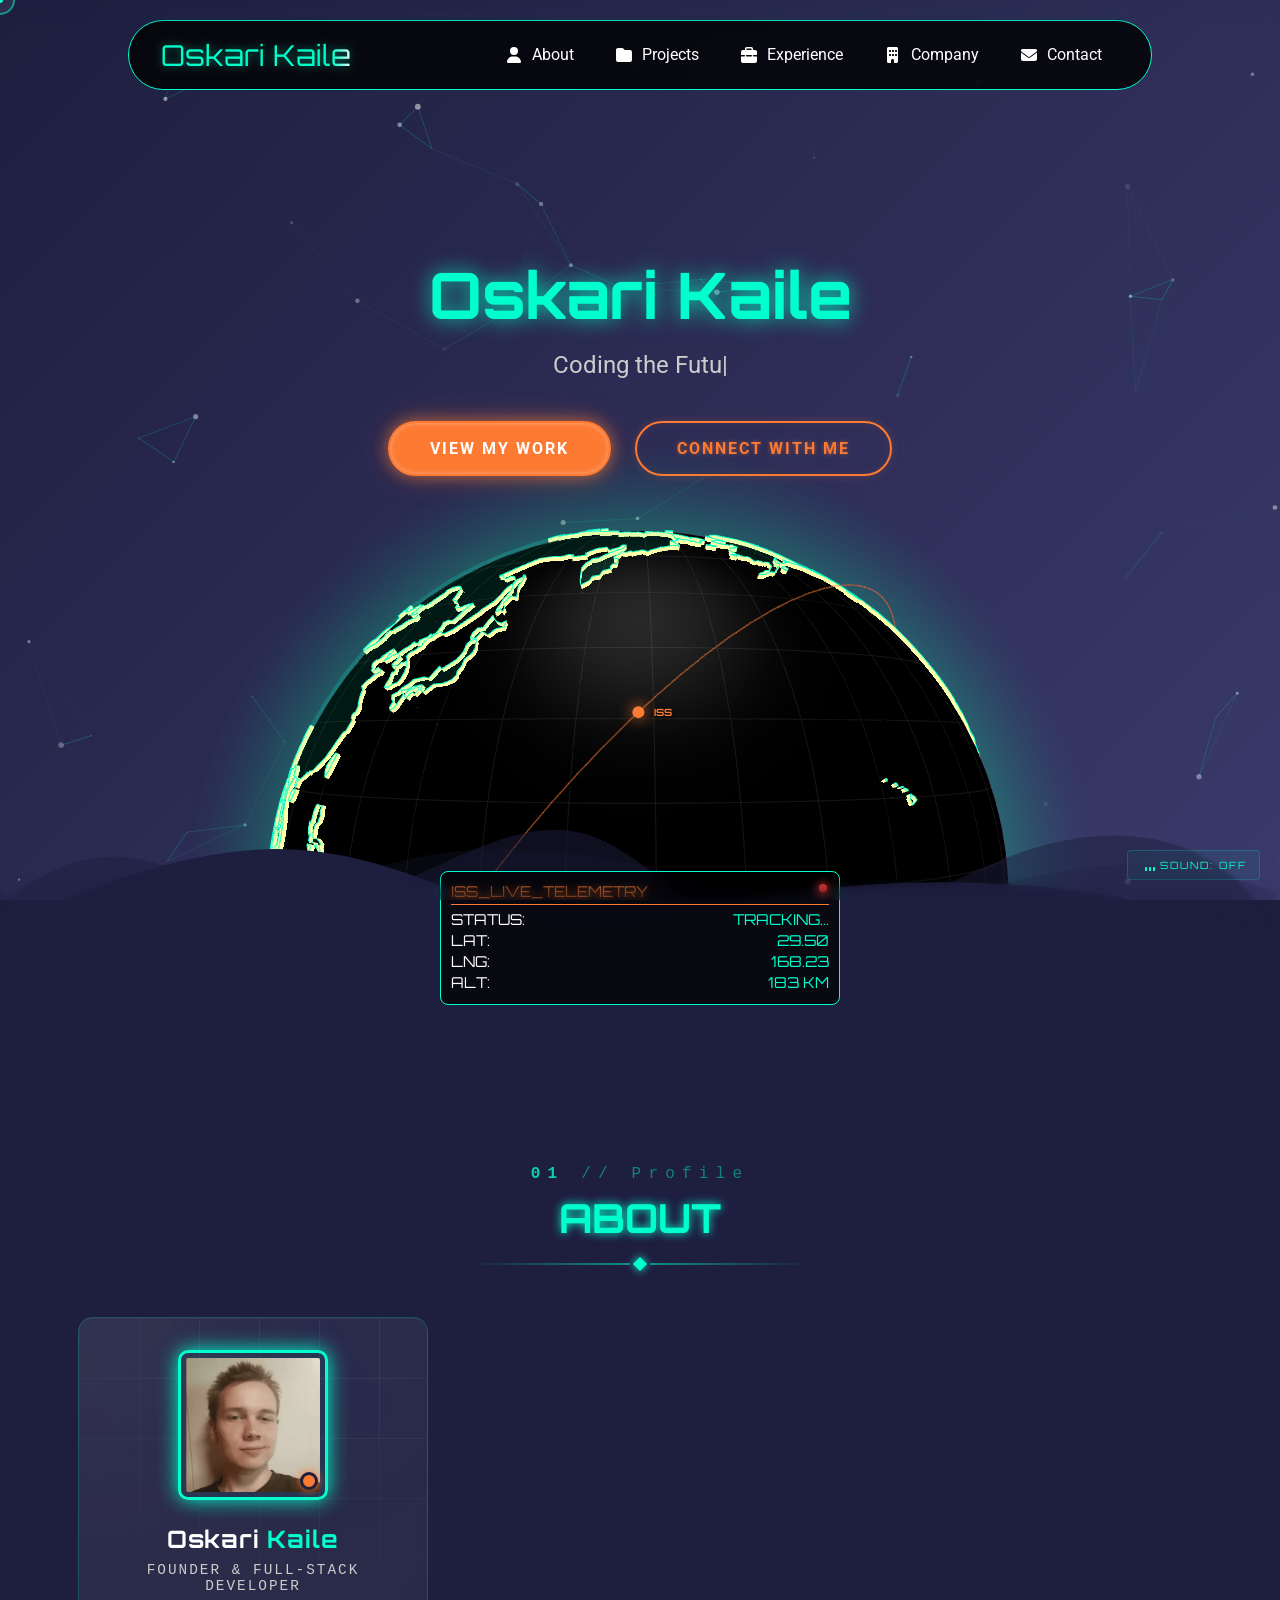
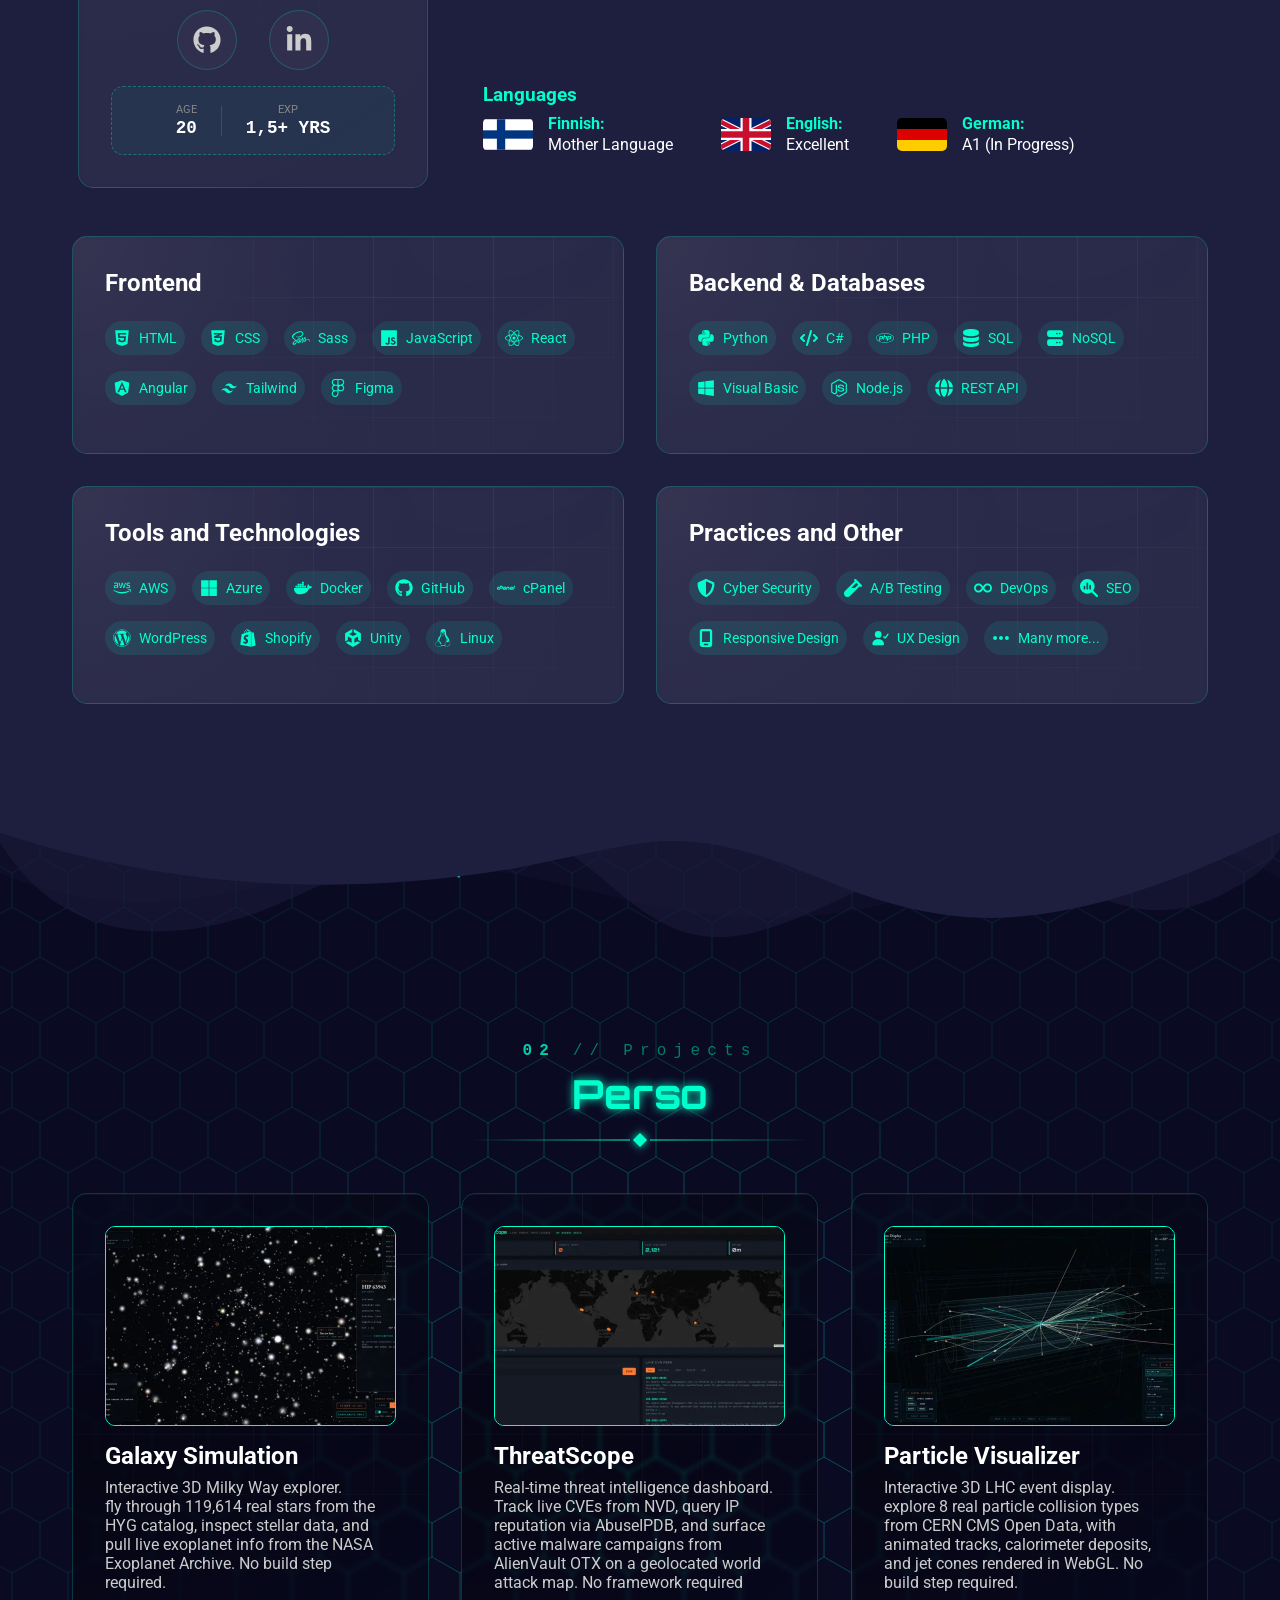
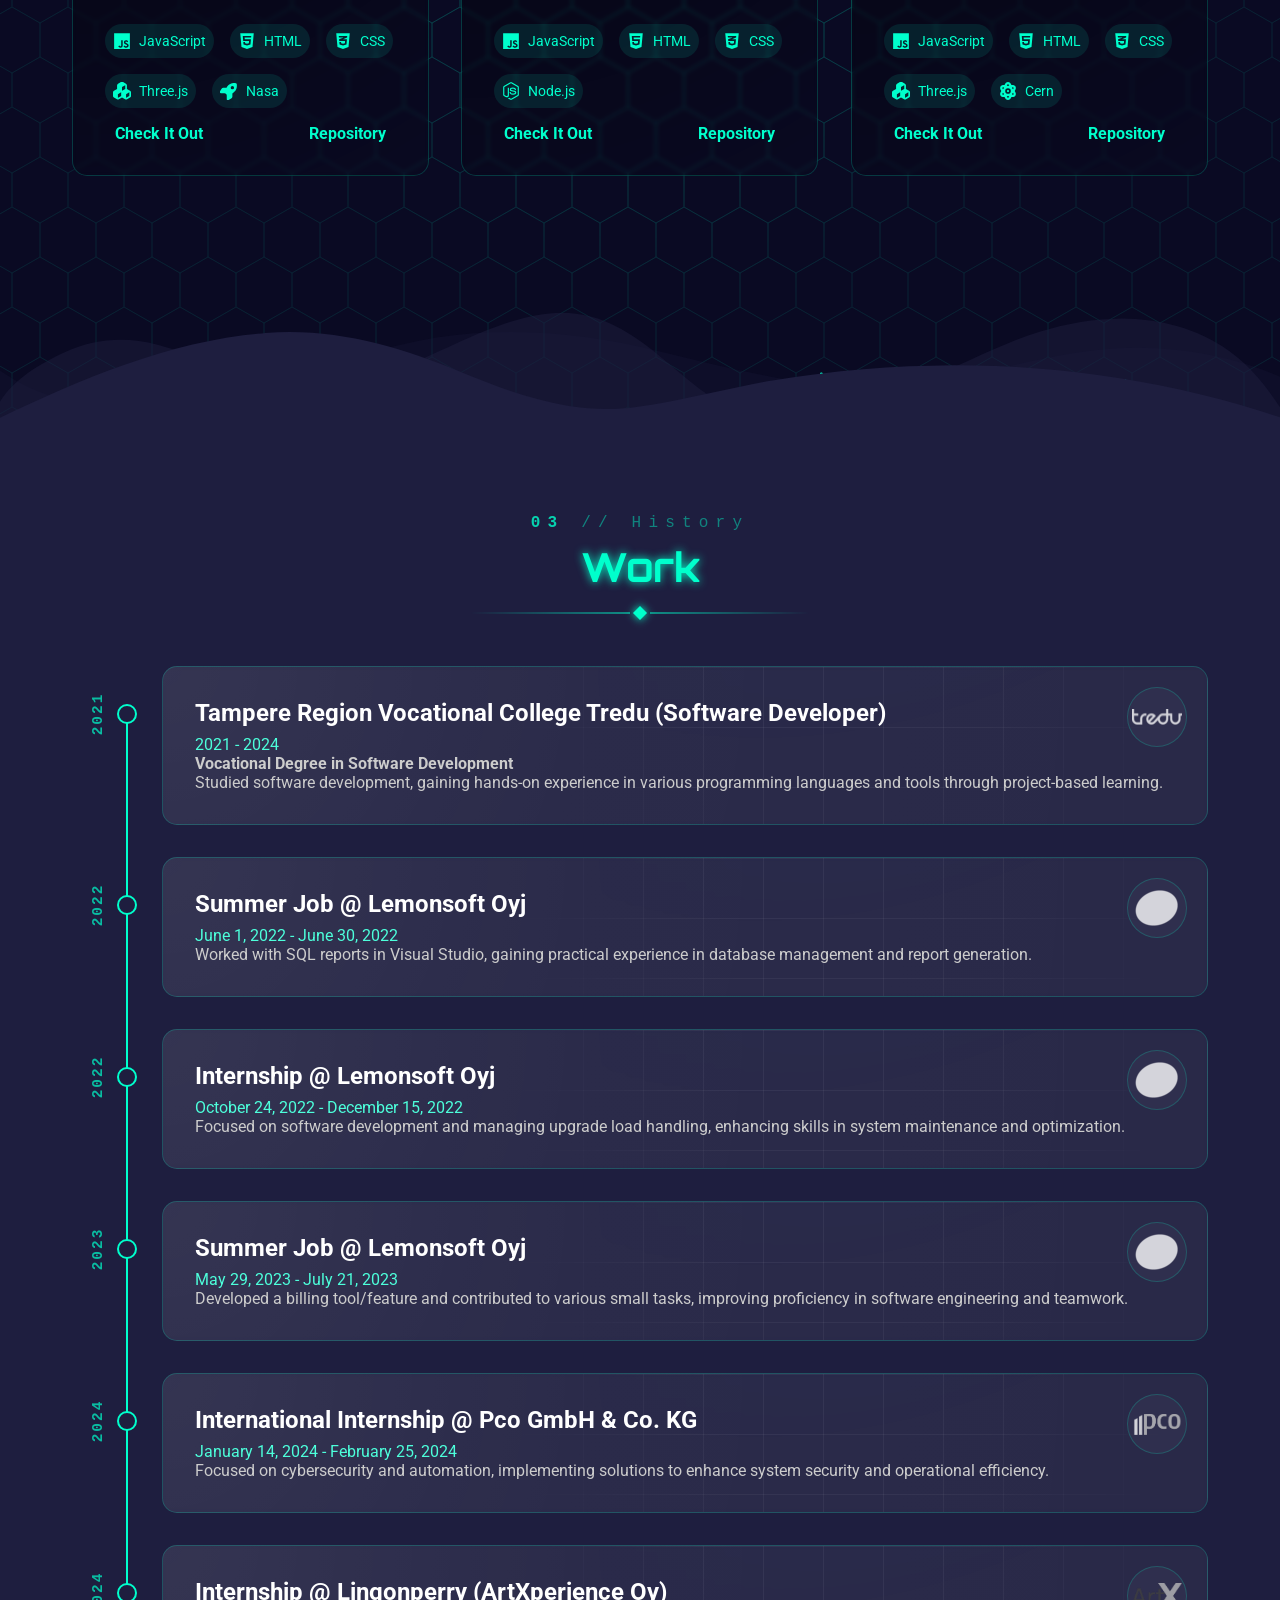
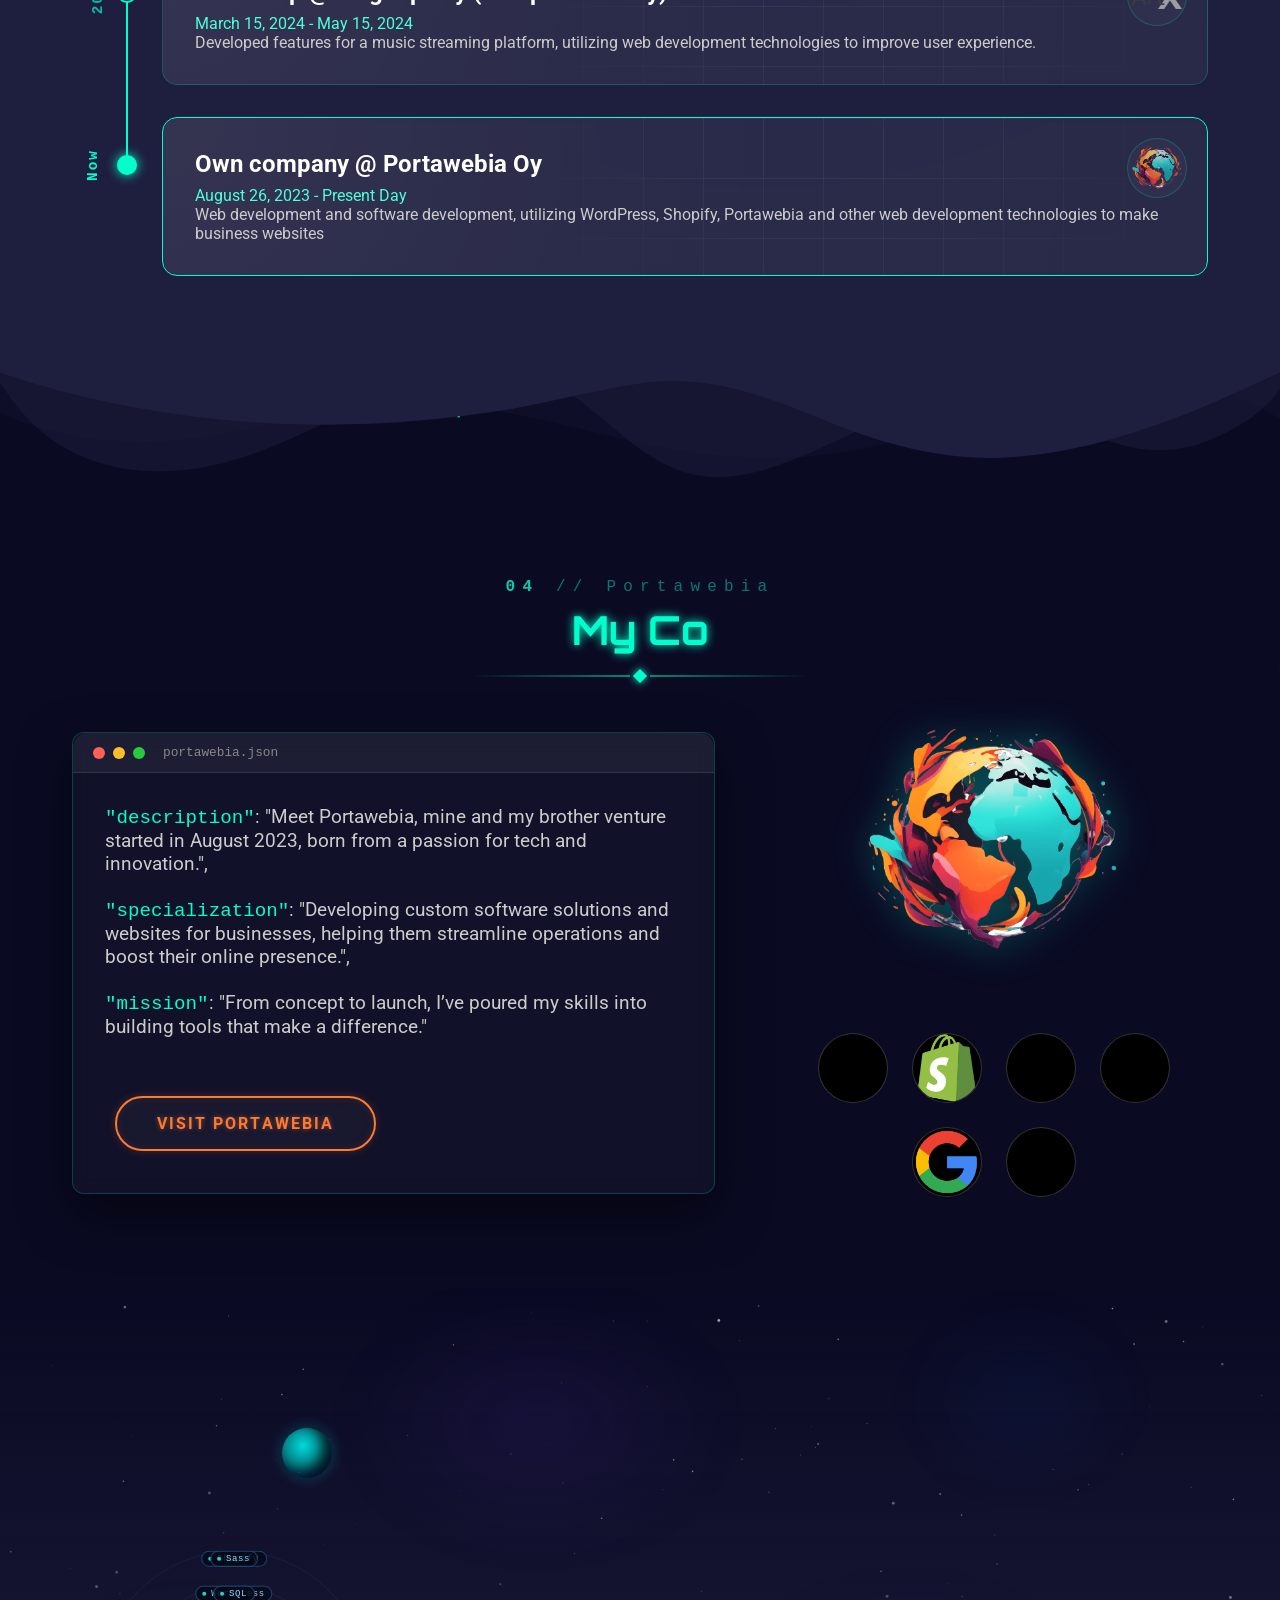
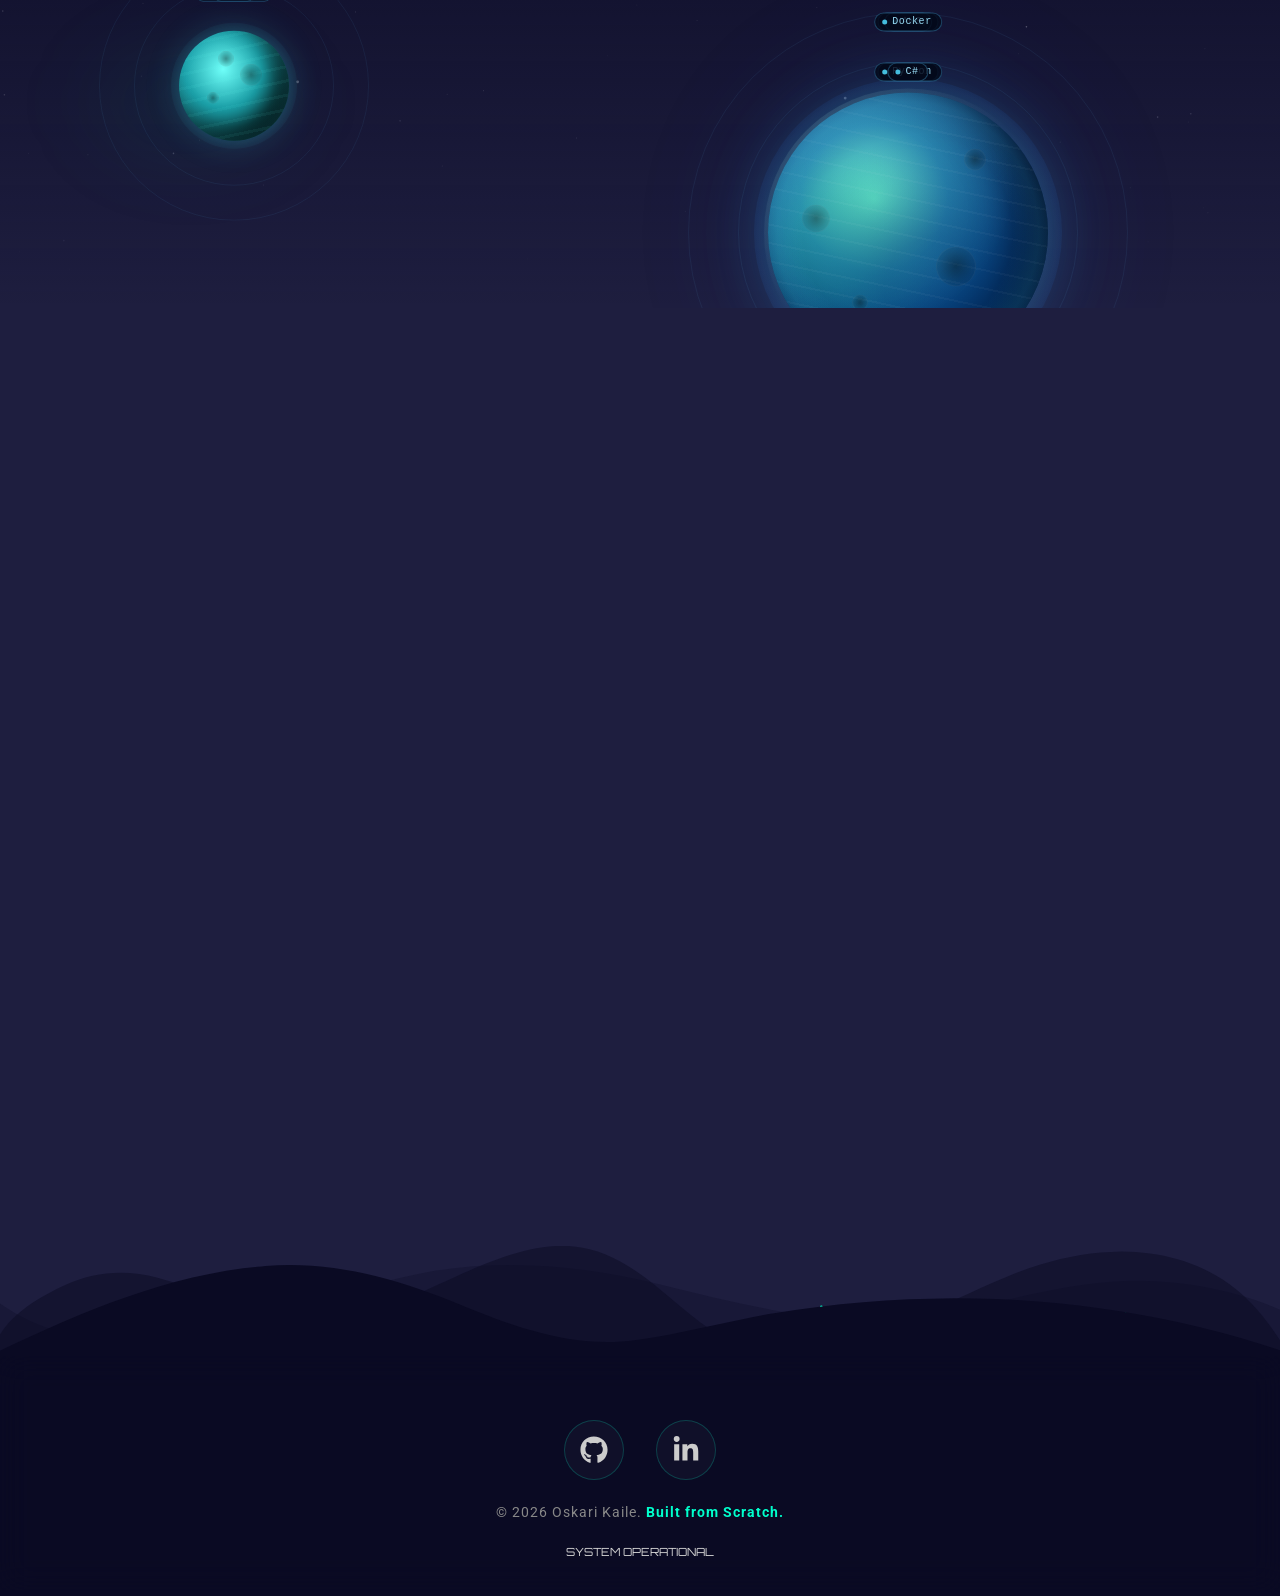
<file: index.html>
<!doctype html>
<html lang="en">
  <!--
  ░█████╗░░██╗░░██╗
  ██╔══██╗░██║░██╔╝
  ██║░░██║░█████╔╝░
  ██║░░██║░██╔═██╗░
  ╚█████╔╝░██║░░██╗
  ░╚════╝░░╚═╝░░╚═╝
-->
  <head>
    <meta charset="UTF-8" />
    <meta name="viewport" content="width=device-width, initial-scale=1.0" />
    <title>Oskari Kaile - Portfolio</title>
    <meta
      name="description"
      content="Portfolio of Oskari Kaile, a science lover and developer. View my projects and experience."
    />
    <meta property="og:title" content="Oskari Kaile – Portfolio" />
    <meta
      property="og:description"
      content="Portfolio of Oskari Kaile, a science lover and developer. View my projects and experience."
    />
    <meta property="og:url" content="https://oskarikaile.github.io/" />
    <meta property="og:type" content="website" />
    <link rel="canonical" href="https://oskarikaile.github.io/" />
    <link rel="icon" type="image/png" href="images/O.png" />

    <!-- preload hero fonts -->
    <link
      rel="preload"
      href="fonts/orbitron-v35-latin-700.woff2"
      as="font"
      type="font/woff2"
      crossorigin
    />
    <link
      rel="preload"
      href="fonts/roboto-v51-latin-regular.woff2"
      as="font"
      type="font/woff2"
      crossorigin
    />

    <script type="application/ld+json">
      {
        "@context": "https://schema.org",
        "@type": "WebSite",
        "name": "Oskari Kaile",
        "url": "https://oskarikaile.github.io/"
      }
    </script>

    <script type="importmap">
      {
        "imports": {
          "three": "https://unpkg.com/three/build/three.module.js",
          "three/addons/": "https://unpkg.com/three/examples/jsm/"
        }
      }
    </script>

    <script src="libs/satellite.min.js" defer></script>
    <script src="libs/typed.umd.js" defer></script>
    <script src="js/lenis-loader.js" defer></script>

    <link rel="stylesheet" href="css/styles.css" />
  </head>
  <body>
    <div class="cursor-dot"></div>
    <div class="cursor-outline"></div>
    <script src="js/cursor.js" defer></script>

    <div class="audio-control sfx-click sfx-hover" onclick="toggleMusic()">
      <div class="sound-wave" id="wave-container">
        <span class="bar"></span>
        <span class="bar"></span>
        <span class="bar"></span>
      </div>
      <span id="audio-status">SOUND: OFF</span>
    </div>

    <audio id="bg-music" loop>
      <source
        src="/sounds/delosound-space-ambient-cinematic-351304.mp3"
        type="audio/mpeg"
        preload="none"
      />
    </audio>
    <script src="js/audio.js" defer></script>
    <div class="blur-edges-overlay-bg"></div>
    <nav>
      <div class="progress-container">
        <div id="scroll-line"></div>
      </div>
      <div class="container">
        <a href="#" class="logo sfx-click sfx-hover">Oskari Kaile</a>
        <div class="hamburger sfx-click sfx-hover">
          <span></span>
          <span></span>
          <span></span>
        </div>
        <ul class="nav-links">
          <li>
            <a class="toplink sfx-click sfx-hover" href="#about">
              <svg
                xmlns="http://www.w3.org/2000/svg"
                viewBox="0 0 448 512"
                width="1em"
                height="1em"
                fill="currentColor"
              >
                <path
                  d="M224 256A128 128 0 1 0 224 0a128 128 0 1 0 0 256zm-45.7 48C79.8 304 0 383.8 0 482.3C0 498.7 13.3 512 29.7 512H418.3c16.4 0 29.7-13.3 29.7-29.7C448 383.8 368.2 304 269.7 304H178.3z"
                />
              </svg>
              <span class="nav-text">About</span></a
            >
          </li>
          <li>
            <a class="sfx-click sfx-hover" href="#projects">
              <svg
                xmlns="http://www.w3.org/2000/svg"
                viewBox="0 0 512 512"
                width="1em"
                height="1em"
                fill="currentColor"
              >
                <!--!Font Awesome Free v7.2.0 by @fontawesome - https://fontawesome.com License - https://fontawesome.com/license/free Copyright 2026 Fonticons, Inc.-->
                <path
                  d="M64 480H448c35.3 0 64-28.7 64-64V160c0-35.3-28.7-64-64-64H288c-10.1 0-19.6-4.7-25.6-12.8L243.2 57.6C231.1 41.5 212.1 32 192 32H64C28.7 32 0 60.7 0 96V416c0 35.3 28.7 64 64 64z"
                />
              </svg>
              <span class="nav-text">Projects</span></a
            >
          </li>
          <li>
            <a class="sfx-click sfx-hover" href="#experience">
              <svg
                xmlns="http://www.w3.org/2000/svg"
                viewBox="0 0 512 512"
                width="1em"
                height="1em"
                fill="currentColor"
              >
                <path
                  d="M184 48H328c4.4 0 8 3.6 8 8V96H176V56c0-4.4 3.6-8 8-8zm-56 8V96H64C28.7 96 0 124.7 0 160v96H512V160c0-35.3-28.7-64-64-64H384V56c0-30.9-25.1-56-56-56H184c-30.9 0-56 25.1-56 56zm264 248v-24c0-13.3-10.7-24-24-24s-24 10.7-24 24v24H168v-24c0-13.3-10.7-24-24-24s-24 10.7-24 24v24H0v144c0 35.3 28.7 64 64 64H448c35.3 0 64-28.7 64-64V304H392z"
                />
              </svg>
              <span class="nav-text">Experience</span></a
            >
          </li>
          <li>
            <a class="sfx-click sfx-hover" href="#company">
              <svg
                xmlns="http://www.w3.org/2000/svg"
                viewBox="0 0 384 512"
                width="1em"
                height="1em"
                fill="currentColor"
              >
                <path
                  d="M48 0C21.5 0 0 21.5 0 48V464c0 26.5 21.5 48 48 48h80V432c0-26.5 21.5-48 48-48s48 21.5 48 48v80h80c26.5 0 48-21.5 48-48V48c0-26.5-21.5-48-48-48H48zM64 240c0-8.8 7.2-16 16-16h32c8.8 0 16 7.2 16 16v32c0 8.8-7.2 16-16 16H80c-8.8 0-16-7.2-16-16V240zm112-16h32c8.8 0 16 7.2 16 16v32c0 8.8-7.2 16-16 16H176c-8.8 0-16-7.2-16-16V240c0-8.8 7.2-16 16-16zm80 16c0-8.8 7.2-16 16-16h32c8.8 0 16 7.2 16 16v32c0 8.8-7.2 16-16 16H272c-8.8 0-16-7.2-16-16V240zM80 96h32c8.8 0 16 7.2 16 16v32c0 8.8-7.2 16-16 16H80c-8.8 0-16-7.2-16-16V112c0-8.8 7.2-16 16-16zm80 16c0-8.8 7.2-16 16-16h32c8.8 0 16 7.2 16 16v32c0 8.8-7.2 16-16 16H176c-8.8 0-16-7.2-16-16V112zm112-16h32c8.8 0 16 7.2 16 16v32c0 8.8-7.2 16-16 16H272c-8.8 0-16-7.2-16-16V112c0-8.8 7.2-16 16-16z"
                />
              </svg>
              <span class="nav-text">Company</span></a
            >
          </li>
          <li>
            <a class="sfx-click sfx-hover" href="#contact">
              <svg
                xmlns="http://www.w3.org/2000/svg"
                viewBox="0 0 512 512"
                width="1em"
                height="1em"
                fill="currentColor"
              >
                <path
                  d="M48 64C21.5 64 0 85.5 0 112c0 15.1 7.1 29.3 19.2 38.4L236.8 313.6c11.4 8.5 27 8.5 38.4 0L492.8 150.4c12.1-9.1 19.2-23.3 19.2-38.4c0-26.5-21.5-48-48-48H48zM0 176V384c0 35.3 28.7 64 64 64H448c35.3 0 64-28.7 64-64V176L294.4 339.2c-22.8 17.1-54 17.1-76.8 0L0 176z"
                />
              </svg>
              <span class="nav-text">Contact</span></a
            >
          </li>
        </ul>
      </div>
    </nav>
    <script src="js/nav-text.js" defer></script>
    <script src="js/hamburger.js" defer></script>
    <script src="js/nav-active.js" defer></script>

    <div class="Background"></div>

    <div class="hero">
      <div id="particles-js"></div>

      <div id="hero-globe"></div>

      <div class="container">
        <h1 class="auto-type">Oskari Kaile</h1>
        <p><span id="typed"></span></p>
        <script src="js/typed-hero.js" defer></script>
        <a href="#experience" class="btn sfx-click sfx-hover">View My Work</a>
        <a href="#contact" class="btn-hollow sfx-click sfx-hover">Connect With Me</a>
      </div>
    </div>

    <div class="spacer">
      <div class="cloud-divider reverse top" id="cloud-divider">
        <!-- Twinkling stars -->
        <svg class="cloud-stars" viewBox="0 0 1200 60" preserveAspectRatio="xMidYMid slice">
          <circle class="star" cx="80" cy="20" r="1" style="--d: 4s; --delay: 0s" />
          <circle class="star" cx="200" cy="10" r="1.5" style="--d: 3s; --delay: 0.7s" />
          <circle class="star" cx="350" cy="30" r="1" style="--d: 5s; --delay: 1.2s" />
          <circle class="star" cx="490" cy="15" r="1.2" style="--d: 3.5s; --delay: 0.3s" />
          <circle class="star" cx="620" cy="8" r="1" style="--d: 4.5s; --delay: 1.8s" />
          <circle class="star" cx="750" cy="35" r="1.5" style="--d: 3s; --delay: 0.9s" />
          <circle class="star" cx="900" cy="12" r="1" style="--d: 5s; --delay: 0.4s" />
          <circle class="star" cx="1050" cy="28" r="1.2" style="--d: 4s; --delay: 1.5s" />
          <circle class="star" cx="1150" cy="8" r="1" style="--d: 3.5s; --delay: 0.6s" />
          <circle class="star" cx="145" cy="42" r="1" style="--d: 6s; --delay: 2s" />
          <circle class="star" cx="430" cy="48" r="1.2" style="--d: 4s; --delay: 1s" />
          <circle class="star" cx="830" cy="45" r="1" style="--d: 5s; --delay: 1.7s" />
        </svg>

        <!-- Layer 1 — back, slowest -->
        <div class="cloud-layer layer-back">
          <svg viewBox="0 0 2400 120" preserveAspectRatio="none" xmlns="http://www.w3.org/2000/svg">
            <path
              d="M0,0V46.29c47.79,22.2,103.59,32.17,158,28,70.36-5.37,136.33-33.31,206.8-37.5C438.64,32.43,512.34,53.67,583,72.05c69.27,18,138.3,24.88,209.4,13.08,36.15-6,69.85-17.84,104.45-29.34C989.49,25,1113-14.29,1200,52.47V0Z M1200,0V46.29c47.79,22.2,103.59,32.17,158,28,70.36-5.37,136.33-33.31,206.8-37.5C1638.64,32.43,1712.34,53.67,1783,72.05c69.27,18,138.3,24.88,209.4,13.08,36.15-6,69.85-17.84,104.45-29.34C2189.49,25,2313-14.29,2400,52.47V0Z"
              fill="#1E1E3F"
              opacity="0.25"
            />
          </svg>
        </div>

        <!-- Layer 2 — mid -->
        <div class="cloud-layer layer-mid">
          <svg viewBox="0 0 2400 120" preserveAspectRatio="none" xmlns="http://www.w3.org/2000/svg">
            <path
              d="M0,0V15.81C13,36.92,27.64,56.86,47.69,72.05,99.41,111.27,165,111,224.58,91.58c31.15-10.15,60.09-26.07,89.67-39.8,40.92-19,84.73-46,130.83-49.67,36.26-2.85,70.9,9.42,98.6,31.56,31.77,25.39,62.32,62,103.63,73,40.44,10.79,81.35-6.69,119.13-24.28s75.16-39,116.92-43.05c59.73-5.85,113.28,22.88,168.9,38.84,30.2,8.66,59,6.17,87.09-7.5,22.43-10.89,48-26.93,60.65-49.24V0Z M1200,0V15.81C1213,36.92,1227.64,56.86,1247.69,72.05c51.72,39.22,117.31,38.95,176.89,19.53,31.15-10.15,60.09-26.07,89.67-39.8,40.92-19,84.73-46,130.83-49.67,36.26-2.85,70.9,9.42,98.6,31.56,31.77,25.39,62.32,62,103.63,73,40.44,10.79,81.35-6.69,119.13-24.28s75.16-39,116.92-43.05c59.73-5.85,113.28,22.88,168.9,38.84,30.2,8.66,59,6.17,87.09-7.5,22.43-10.89,48-26.93,60.65-49.24V0Z"
              fill="#1E1E3F"
              opacity="0.5"
            />
          </svg>
        </div>

        <!-- Layer 3 — front, fastest -->
        <div class="cloud-layer layer-front">
          <svg viewBox="0 0 2400 120" preserveAspectRatio="none" xmlns="http://www.w3.org/2000/svg">
            <path
              d="M0,0V5.63C149.93,59,314.09,71.32,475.83,42.57c43-7.64,84.23-20.12,127.61-26.46,59-8.63,112.48,12.24,165.56,35.4C827.93,77.22,886,95.24,951.2,90c86.53-7,172.46-45.71,248.8-84.81V0Z M1200,0V5.63C1349.93,59,1514.09,71.32,1675.83,42.57c43-7.64,84.23-20.12,127.61-26.46,59-8.63,112.48,12.24,165.56,35.4C2027.93,77.22,2086,95.24,2151.2,90c86.53-7,172.46-45.71,248.8-84.81V0Z"
              fill="#1E1E3F"
            />
          </svg>
        </div>
      </div>
    </div>

    <section id="about" class="about">
      <canvas class="dust-canvas"></canvas>

      <div class="iss-hud">
        <div class="live-dot"></div>
        <div class="hud-title">ISS_LIVE_TELEMETRY</div>
        <div class="hud-row"><span>STATUS:</span> <span class="hud-val">TRACKING...</span></div>
        <div class="hud-row"><span>LAT:</span> <span class="hud-val" id="lat-val">0.00</span></div>
        <div class="hud-row"><span>LNG:</span> <span class="hud-val" id="lng-val">0.00</span></div>
        <div class="hud-row"><span>ALT:</span> <span class="hud-val" id="alt-val">0 KM</span></div>
      </div>

      <div class="container">
        <div class="section-heading">
          <span class="sh-index fade-in"><strong>01</strong> // Profile</span>
          <h2 class="fade-in auto-type">ABOUT ME</h2>
          <div class="sh-line">
            <div class="sh-seg sh-seg-l"></div>
            <div class="sh-diamond"></div>
            <div class="sh-seg sh-seg-r"></div>
          </div>
        </div>

        <div class="about-content">
          <div class="project-card avatar-card">
            <div class="card-grid-bg" aria-hidden="true">
              <div class="shine"></div>
              <div class="tiles"></div>
            </div>
            <div class="avatar-container">
              <img
                src="/images/omaa2.webp"
                srcset="/images/omaa2-134.webp 134w, /images/omaa2.webp 1000w"
                sizes="(max-width: 600px) 134px, 1000px"
                alt="Oskari"
                class="avatar"
                loading="lazy"
              />
              <span class="status-dot"></span>
            </div>

            <div class="profile-info">
              <h2 class="profile-name">Oskari <span class="last-name">Kaile</span></h2>
              <p class="profile-title">Founder & Full-Stack Developer</p>

              <div class="social-links-container_avatar">
                <!-- GitHub -->
                <a
                  href="https://github.com/OskariKaile"
                  target="_blank"
                  class="social-icon magnetic sfx-click sfx-hover"
                  aria-label="GitHub"
                >
                  <svg xmlns="http://www.w3.org/2000/svg" viewBox="0 0 496 512">
                    <!-- Font Awesome Free 5.15.4 -->
                    <path
                      d="M165.9 397.4c0 2-2.3 3.6-5.2 3.6-3.3.3-5.6-1.3-5.6-3.6 0-2 2.3-3.6 5.2-3.6 3-.3 5.6 1.3 5.6 3.6zm-31.1-4.5c-.7 2 1.3 4.3 4.3 4.9 2.6 1 5.6 0 6.2-2s-1.3-4.3-4.3-5.2c-2.6-.7-5.5.3-6.2 2.3zm44.2-1.7c-2.9.7-4.9 2.6-4.6 4.9.3 2 2.9 3.3 5.9 2.6 2.9-.7 4.9-2.6 4.6-4.6-.3-1.9-3-3.2-5.9-2.9zM244.8 8C106.1 8 0 113.3 0 252c0 110.9 69.8 205.8 169.5 239.2 12.8 2.3 17.3-5.6 17.3-12.1 0-6.2-.3-40.4-.3-61.4 0 0-70 15-84.7-29.8 0 0-11.4-29.1-27.8-36.6 0 0-22.9-15.7 1.6-15.4 0 0 24.9 2 38.6 25.8 21.9 38.6 58.6 27.5 72.9 20.9 2.3-16 8.8-27.1 16-33.7-55.9-6.2-112.3-14.3-112.3-110.5 0-27.5 7.6-41.3 23.6-58.9-2.6-6.5-11.1-33.3 2.6-67.9 20.9-6.5 69 27 69 27 20-5.6 41.5-8.5 62.8-8.5s42.8 2.9 62.8 8.5c0 0 48.1-33.6 69-27 13.7 34.7 5.2 61.4 2.6 67.9 16 17.7 25.8 31.5 25.8 58.9 0 96.5-58.9 104.2-114.8 110.5 9.2 7.9 17 22.9 17 46.4 0 33.7-.3 75.4-.3 83.6 0 6.5 4.6 14.4 17.3 12.1C428.2 457.8 496 362.9 496 252 496 113.3 383.5 8 244.8 8zM97.2 352.9c-1.3 1-1 3.3.7 5.2 1.6 1.6 3.9 2.3 5.2 1 1.3-1 1-3.3-.7-5.2-1.6-1.6-3.9-2.3-5.2-1zm-10.8-8.1c-.7 1.3.3 2.9 2.3 3.9 1.6 1 3.6.7 4.3-.7.7-1.3-.3-2.9-2.3-3.9-2-.6-3.6-.3-4.3.7zm32.4 35.6c-1.6 1.3-1 4.3 1.3 6.2 2.3 2.3 5.2 2.6 6.5 1 1.3-1.3.7-4.3-1.3-6.2-2.2-2.3-5.2-2.6-6.5-1zm-11.4-14.7c-1.6 1-1.6 3.6 0 5.9 1.6 2.3 4.3 3.3 5.6 2.3 1.6-1.3 1.6-3.9 0-6.2-1.4-2.3-4-3.3-5.6-2z"
                    />
                  </svg>
                </a>

                <!-- LinkedIn -->
                <a
                  href="https://www.linkedin.com/in/oskari-kaile/"
                  target="_blank"
                  class="social-icon magnetic sfx-click sfx-hover"
                  aria-label="LinkedIn"
                >
                  <svg xmlns="http://www.w3.org/2000/svg" viewBox="0 0 448 512">
                    <!-- Font Awesome Free 5.15.4 -->
                    <path
                      d="M100.28 448H7.4V148.9h92.88zM53.79 108.1C24.09 108.1 0 83.5 0 53.8a53.79 53.79 0 0 1 107.58 0c0 29.7-24.1 54.3-53.79 54.3zM447.9 448h-92.68V302.4c0-34.7-.7-79.2-48.29-79.2-48.29 0-55.69 37.7-55.69 76.7V448h-92.78V148.9h89.08v40.8h1.3c12.4-23.5 42.69-48.3 87.88-48.3 94 0 111.28 61.9 111.28 142.3V448z"
                    />
                  </svg>
                </a>
              </div>
              <div class="profile-stats">
                <div class="stat-item">
                  <span class="stat-label">AGE</span>
                  <span class="stat-value">20</span>
                </div>
                <div class="stat-divider"></div>
                <div class="stat-item">
                  <span class="stat-label">EXP</span>
                  <span class="stat-value">1,5+ YRS</span>
                </div>
              </div>
            </div>
          </div>
          <div class="bio">
            <div id="typed-container" class="bio-typed-container">
              <p class="fade-in" id="biotyped"></p>
            </div>

            <script src="js/bio-scroll.js" defer></script>
            <div class="languages">
              <h3>Languages</h3>
              <ul>
                <li>
                  <div class="flag-wrapper sfx-hover">
                    <!-- Finnish SVG -->
                    <svg
                      class="flag-svg"
                      xmlns="http://www.w3.org/2000/svg"
                      viewBox="0 0 1800 1100"
                    >
                      <rect width="1800" height="1100" fill="#fff" />
                      <rect width="1800" height="300" y="400" fill="#003580" />
                      <rect width="300" height="1100" x="500" fill="#003580" />
                    </svg>
                  </div>
                  <div><b>Finnish:</b> Mother Language</div>
                </li>
                <li>
                  <div class="flag-wrapper sfx-hover">
                    <!-- UK SVG -->
                    <svg class="flag-svg" viewBox="0 0 60 30" preserveAspectRatio="xMidYMid slice">
                      <clipPath id="s"><path d="M0,0 v30 h60 v-30 z" /></clipPath>
                      <path d="M0,0 v30 h60 v-30 z" fill="#012169" />
                      <path d="M0,0 L60,30 M60,0 L0,30" stroke="#fff" stroke-width="6" />
                      <path d="M0,0 L60,30 M60,0 L0,30" stroke="#C8102E" stroke-width="4" />
                      <path d="M30,0 v30 M0,15 h60" stroke="#fff" stroke-width="10" />
                      <path d="M30,0 v30 M0,15 h60" stroke="#C8102E" stroke-width="6" />
                    </svg>
                  </div>
                  <div><b>English:</b> Excellent</div>
                </li>
                <li>
                  <div class="flag-wrapper sfx-hover">
                    <!-- German SVG -->
                    <svg class="flag-svg" viewBox="0 0 60 30" preserveAspectRatio="xMidYMid slice">
                      <rect width="60" height="10" fill="#000000" />
                      <rect width="60" height="10" y="10" fill="#DD0000" />
                      <rect width="60" height="10" y="20" fill="#FFCC00" />
                    </svg>
                  </div>
                  <div><b>German:</b> A1 (In Progress)</div>
                </li>
              </ul>
            </div>
          </div>
        </div>
        <div class="skills-container stagger-animation">
          <!-- Frontend -->
          <div class="project-card skill-list">
            <div class="card-grid-bg" aria-hidden="true">
              <div class="shine"></div>
              <div class="tiles"></div>
            </div>
            <h3>Frontend</h3>
            <div class="skills">
              <div class="magnetic">
                <span class="sfx-hover">
                  <svg
                    xmlns="http://www.w3.org/2000/svg"
                    viewBox="0 0 384 512"
                    width="18px"
                    height="18px"
                    fill="currentColor"
                  >
                    <!--!Font Awesome Free v7.2.0 by @fontawesome - https://fontawesome.com License - https://fontawesome.com/license/free Copyright 2026 Fonticons, Inc.-->
                    <path
                      d="M0 32L34.9 427.8 191.5 480 349.1 427.8 384 32 0 32zM308.2 159.9l-183.8 0 4.1 49.4 175.6 0-13.6 148.4-97.9 27 0 .3-1.1 0-98.7-27.3-6-75.8 47.7 0 3.5 38.1 53.5 14.5 53.7-14.5 6-62.2-166.9 0-12.8-145.6 241.1 0-4.4 47.7z"
                    />
                  </svg>
                  HTML</span
                >
              </div>
              <div class="magnetic">
                <span class="sfx-hover"
                  ><svg
                    xmlns="http://www.w3.org/2000/svg"
                    viewBox="0 0 384 512"
                    width="18px"
                    height="18px"
                    fill="currentColor"
                  >
                    <!--!Font Awesome Free v7.2.0 by @fontawesome - https://fontawesome.com License - https://fontawesome.com/license/free Copyright 2026 Fonticons, Inc.-->
                    <path
                      d="M0 32L34.9 427.8 192 480 349.1 427.8 384 32 0 32zm313.1 80l-4.8 47.3-115.3 49.3-.3 .1 111.5 0-12.8 146.6-98.2 28.7-98.8-29.2-6.4-73.9 48.9 0 3.2 38.3 52.6 13.3 54.7-15.4 3.7-61.6-166.3-.5 0-.1-.2 .1-3.6-46.3 112.1-46.7 6.5-2.7-122.9 0-5.8-47.3 242.2 0z"
                    />
                  </svg>
                  CSS</span
                >
              </div>
              <div class="magnetic">
                <span class="sfx-hover"
                  ><svg
                    xmlns="http://www.w3.org/2000/svg"
                    viewBox="0 0 640 512"
                    width="18px"
                    height="18px"
                    fill="currentColor"
                  >
                    <!--!Font Awesome Free v7.2.0 by @fontawesome - https://fontawesome.com License - https://fontawesome.com/license/free Copyright 2026 Fonticons, Inc.-->
                    <path
                      d="M301.8 378.9l0 0zm249.1-87c-20.1 0-40 4.6-58 13.5-5.9-11.9-12-22.3-13-30.1-1.2-9.1-2.5-14.5-1.1-25.3s7.7-26.1 7.6-27.2-1.4-6.6-14.3-6.7-24 2.5-25.3 5.9c-2.3 6.2-4.1 12.6-5.3 19.1-2.3 11.7-25.8 53.5-39.1 75.3-4.4-8.5-8.1-16-8.9-22-1.2-9.1-2.5-14.5-1.1-25.3s7.7-26.1 7.6-27.2-1.4-6.6-14.3-6.7-24 2.5-25.3 5.9-2.7 11.4-5.3 19.1-33.9 77.3-42.1 95.4c-4.2 9.2-7.8 16.6-10.4 21.6-.4 .8-.7 1.3-.9 1.7 .3-.5 .5-1 .5-.8-2.2 4.3-3.5 6.7-3.5 6.7l0 .1c-1.7 3.2-3.6 6.1-4.5 6.1-.6 0-1.9-8.4 .3-19.9 4.7-24.2 15.8-61.8 15.7-63.1-.1-.7 2.1-7.2-7.3-10.7-9.1-3.3-12.4 2.2-13.2 2.2s-1.4 2-1.4 2 10.1-42.4-19.4-42.4c-18.4 0-44 20.2-56.6 38.5-7.9 4.3-25 13.6-43 23.5-6.9 3.8-14 7.7-20.7 11.4-.5-.5-.9-1-1.4-1.5-35.8-38.2-101.9-65.2-99.1-116.5 1-18.7 7.5-67.8 127.1-127.4 98-48.8 176.3-35.4 189.8-5.6 19.4 42.5-41.9 121.6-143.7 133-38.8 4.3-59.2-10.7-64.3-16.3-5.3-5.9-6.1-6.2-8.1-5.1-3.3 1.8-1.2 7 0 10.1 3 7.9 15.5 21.9 36.8 28.9 18.7 6.1 64.2 9.5 119.2-11.8 61.8-23.8 109.9-90.1 95.8-145.6-14.4-56.4-107.9-74.9-196.3-43.5-52.7 18.7-109.7 48.1-150.7 86.4-48.7 45.6-56.5 85.3-53.3 101.9 11.4 58.9 92.6 97.3 125.1 125.7-1.6 .9-3.1 1.7-4.5 2.5-16.3 8.1-78.2 40.5-93.7 74.7-17.5 38.8 2.9 66.6 16.3 70.4 41.8 11.6 84.6-9.3 107.6-43.6s20.2-79.1 9.6-99.5c-.1-.3-.3-.5-.4-.8 4.2-2.5 8.5-5 12.8-7.5 8.3-4.9 16.4-9.4 23.5-13.3-4 10.8-6.9 23.8-8.4 42.6-1.8 22 7.3 50.5 19.1 61.7 5.2 4.9 11.5 5 15.4 5 13.8 0 20-11.4 26.9-25 8.5-16.6 16-35.9 16-35.9s-9.4 52.2 16.3 52.2c9.4 0 18.8-12.1 23-18.3l0 .1s.2-.4 .7-1.2c1-1.5 1.5-2.4 1.5-2.4l0-.3c3.8-6.5 12.1-21.4 24.6-46 16.2-31.8 31.7-71.5 31.7-71.5 1.5 8.7 3.6 17.3 6.2 25.8 2.8 9.5 8.7 19.9 13.4 30-3.8 5.2-6.1 8.2-6.1 8.2 0 .1 0 .1 .1 .2-3 4-6.4 8.3-9.9 12.5-12.8 15.2-28 32.6-30 37.6-2.4 5.9-1.8 10.3 2.8 13.7 3.4 2.6 9.4 3 15.7 2.5 11.5-.8 19.6-3.6 23.5-5.4 7.2-2.6 14-6.1 20.2-10.6 12.5-9.2 20.1-22.4 19.4-39.8-.4-9.6-3.5-19.2-7.3-28.2 1.1-1.6 2.3-3.3 3.4-5 19.8-28.9 35.1-60.6 35.1-60.6 1.5 8.7 3.6 17.3 6.2 25.8 2.4 8.1 7.1 17 11.4 25.7-18.6 15.1-30.1 32.6-34.1 44.1-7.4 21.3-1.6 30.9 9.3 33.1 4.9 1 11.9-1.3 17.1-3.5 7.7-2.6 15-6.3 21.6-11.1 12.5-9.2 24.6-22.1 23.8-39.6-.3-7.9-2.5-15.8-5.4-23.4 15.7-6.6 36.1-10.2 62.1-7.2 55.7 6.5 66.6 41.3 64.5 55.8s-13.8 22.6-17.7 25-5.1 3.3-4.8 5.1c.5 2.6 2.3 2.5 5.6 1.9 4.6-.8 29.2-11.8 30.3-38.7 1.6-34-31.1-71.4-89-71.1l0 0zM121.8 436.6c-18.4 20.1-44.2 27.7-55.3 21.3-11.9-6.9-7.2-36.5 15.5-57.9 13.8-13 31.6-25 43.4-32.4 2.7-1.6 6.6-4 11.4-6.9 .8-.5 1.2-.7 1.2-.7 .9-.6 1.9-1.1 2.9-1.7 8.3 30.4 .3 57.2-19.1 78.3l0 0zm134.4-91.4c-6.4 15.7-19.9 55.7-28.1 53.6-7-1.8-11.3-32.3-1.4-62.3 5-15.1 15.6-33.1 21.9-40.1 10.1-11.3 21.2-14.9 23.8-10.4 3.5 5.9-12.2 49.4-16.2 59.2zm111 53c-2.7 1.4-5.2 2.3-6.4 1.6-.9-.5 1.1-2.4 1.1-2.4s13.9-14.9 19.4-21.7c3.2-4 6.9-8.7 10.9-13.9 0 .5 .1 1 .1 1.6-.1 17.9-17.3 30-25.1 34.8l0 0zm85.6-19.5c-2-1.4-1.7-6.1 5-20.7 2.6-5.7 8.6-15.3 19-24.5 1.2 3.5 1.8 7.1 1.9 10.8-.1 22.5-16.2 30.9-25.9 34.4l0 0z"
                    />
                  </svg>
                  Sass</span
                >
              </div>
              <div class="magnetic">
                <span class="sfx-hover"
                  ><svg
                    xmlns="http://www.w3.org/2000/svg"
                    viewBox="0 0 448 512"
                    width="18px"
                    height="18px"
                    fill="currentColor"
                  >
                    <!--!Font Awesome Free v7.2.0 by @fontawesome - https://fontawesome.com License - https://fontawesome.com/license/free Copyright 2026 Fonticons, Inc.-->
                    <path
                      d="M0 32l0 448 448 0 0-448-448 0zM243.8 381.4c0 43.6-25.6 63.5-62.9 63.5-33.7 0-53.2-17.4-63.2-38.5L152 385.7c6.6 11.7 12.6 21.6 27.1 21.6 13.8 0 22.6-5.4 22.6-26.5l0-143.1 42.1 0 0 143.7zm99.6 63.5c-39.1 0-64.4-18.6-76.7-43L301 382.1c9 14.7 20.8 25.6 41.5 25.6 17.4 0 28.6-8.7 28.6-20.8 0-14.4-11.4-19.5-30.7-28l-10.5-4.5c-30.4-12.9-50.5-29.2-50.5-63.5 0-31.6 24.1-55.6 61.6-55.6 26.8 0 46 9.3 59.8 33.7L368 290c-7.2-12.9-15-18-27.1-18-12.3 0-20.1 7.8-20.1 18 0 12.6 7.8 17.7 25.9 25.6l10.5 4.5c35.8 15.3 55.9 31 55.9 66.2 0 37.8-29.8 58.6-69.7 58.6z"
                    />
                  </svg>
                  JavaScript</span
                >
              </div>
              <div class="magnetic">
                <span class="sfx-hover"
                  ><svg
                    xmlns="http://www.w3.org/2000/svg"
                    viewBox="0 0 512 512"
                    width="18px"
                    height="18px"
                    fill="currentColor"
                  >
                    <!--!Font Awesome Free v7.2.0 by @fontawesome - https://fontawesome.com License - https://fontawesome.com/license/free Copyright 2026 Fonticons, Inc.-->
                    <path
                      d="M418.2 177.2c-5.4-1.8-10.8-3.5-16.2-5.1 .9-3.7 1.7-7.4 2.5-11.1 12.3-59.6 4.2-107.5-23.1-123.3-26.3-15.1-69.2 .6-112.6 38.4-4.3 3.7-8.5 7.6-12.5 11.5-2.7-2.6-5.5-5.2-8.3-7.7-45.5-40.4-91.1-57.4-118.4-41.5-26.2 15.2-34 60.3-23 116.7 1.1 5.6 2.3 11.1 3.7 16.7-6.4 1.8-12.7 3.8-18.6 5.9-53.4 18.5-91.7 47.7-91.7 77.9 0 31.2 40.8 62.5 96.3 81.5 4.5 1.5 9 3 13.6 4.3-1.5 6-2.8 11.9-4 18-10.5 55.5-2.3 99.5 23.9 114.6 27 15.6 72.4-.4 116.6-39.1 3.5-3.1 7-6.3 10.5-9.7 4.4 4.3 9 8.4 13.6 12.4 42.8 36.8 85.1 51.7 111.2 36.6 27-15.6 35.8-62.9 24.4-120.5-.9-4.4-1.9-8.9-3-13.5 3.2-.9 6.3-1.9 9.4-2.9 57.7-19.1 99.5-50 99.5-81.7 0-30.3-39.4-59.7-93.8-78.4zM282.9 92.3c37.2-32.4 71.9-45.1 87.7-36 16.9 9.7 23.4 48.9 12.8 100.4-.7 3.4-1.4 6.7-2.3 10-22.2-5-44.7-8.6-67.3-10.6-13-18.6-27.2-36.4-42.6-53.1 3.9-3.7 7.7-7.2 11.7-10.7zM167.2 307.5c5.1 8.7 10.3 17.4 15.8 25.9-15.6-1.7-31.1-4.2-46.4-7.5 4.4-14.4 9.9-29.3 16.3-44.5 4.6 8.8 9.3 17.5 14.3 26.1zM136.9 187.2c14.4-3.2 29.7-5.8 45.6-7.8-5.3 8.3-10.5 16.8-15.4 25.4-4.9 8.5-9.7 17.2-14.2 26-6.3-14.9-11.6-29.5-16-43.6zm27.4 68.9c6.6-13.8 13.8-27.3 21.4-40.6s15.8-26.2 24.4-38.9c15-1.1 30.3-1.7 45.9-1.7s31 .6 45.9 1.7c8.5 12.6 16.6 25.5 24.3 38.7s14.9 26.7 21.7 40.4c-6.7 13.8-13.9 27.4-21.6 40.8-7.6 13.3-15.7 26.2-24.2 39-14.9 1.1-30.4 1.6-46.1 1.6s-30.9-.5-45.6-1.4c-8.7-12.7-16.9-25.7-24.6-39s-14.8-26.8-21.5-40.6zm180.6 51.2c5.1-8.8 9.9-17.7 14.6-26.7 6.4 14.5 12 29.2 16.9 44.3-15.5 3.5-31.2 6.2-47 8 5.4-8.4 10.5-17 15.5-25.6zm14.4-76.5c-4.7-8.8-9.5-17.6-14.5-26.2-4.9-8.5-10-16.9-15.3-25.2 16.1 2 31.5 4.7 45.9 8-4.6 14.8-10 29.2-16.1 43.4zM256.2 118.3c10.5 11.4 20.4 23.4 29.6 35.8-19.8-.9-39.7-.9-59.5 0 9.8-12.9 19.9-24.9 29.9-35.8zM140.2 57c16.8-9.8 54.1 4.2 93.4 39 2.5 2.2 5 4.6 7.6 7-15.5 16.7-29.8 34.5-42.9 53.1-22.6 2-45 5.5-67.2 10.4-1.3-5.1-2.4-10.3-3.5-15.5-9.4-48.4-3.2-84.9 12.6-94zM115.7 320.6c-4.2-1.2-8.3-2.5-12.4-3.9-21.3-6.7-45.5-17.3-63-31.2-10.1-7-16.9-17.8-18.8-29.9 0-18.3 31.6-41.7 77.2-57.6 5.7-2 11.5-3.8 17.3-5.5 6.8 21.7 15 43 24.5 63.6-9.6 20.9-17.9 42.5-24.8 64.5zm116.6 98c-16.5 15.1-35.6 27.1-56.4 35.3-11.1 5.3-23.9 5.8-35.3 1.3-15.9-9.2-22.5-44.5-13.5-92 1.1-5.6 2.3-11.2 3.7-16.7 22.4 4.8 45 8.1 67.9 9.8 13.2 18.7 27.7 36.6 43.2 53.4-3.2 3.1-6.4 6.1-9.6 8.9zm24.5-24.3c-10.2-11-20.4-23.2-30.3-36.3 9.6 .4 19.5 .6 29.5 .6 10.3 0 20.4-.2 30.4-.7-9.2 12.7-19.1 24.8-29.6 36.4zm130.7 30c-.9 12.2-6.9 23.6-16.5 31.3-15.9 9.2-49.8-2.8-86.4-34.2-4.2-3.6-8.4-7.5-12.7-11.5 15.3-16.9 29.4-34.8 42.2-53.6 22.9-1.9 45.7-5.4 68.2-10.5 1 4.1 1.9 8.2 2.7 12.2 4.9 21.6 5.7 44.1 2.5 66.3zm18.2-107.5c-2.8 .9-5.6 1.8-8.5 2.6-7-21.8-15.6-43.1-25.5-63.8 9.6-20.4 17.7-41.4 24.5-62.9 5.2 1.5 10.2 3.1 15 4.7 46.6 16 79.3 39.8 79.3 58 0 19.6-34.9 44.9-84.8 61.4zM256 301.8a45.8 45.8 0 1 0 0-91.6 45.8 45.8 0 1 0 0 91.6z"
                    />
                  </svg>
                  React</span
                >
              </div>
              <div class="magnetic">
                <span class="sfx-hover"
                  ><svg
                    xmlns="http://www.w3.org/2000/svg"
                    viewBox="0 0 448 512"
                    width="18px"
                    height="18px"
                    fill="currentColor"
                  >
                    <!--!Font Awesome Free v7.2.0 by @fontawesome - https://fontawesome.com License - https://fontawesome.com/license/free Copyright 2026 Fonticons, Inc.-->
                    <path
                      d="M185.7 268.1l76.2 0-38.1-91.6-38.1 91.6zM223.8 32L16 106.4 47.8 382.1 223.8 480 399.8 382.1 431.6 106.4 223.8 32zM354 373.8l-48.6 0-26.2-65.4-110.6 0-26.2 65.4-48.7 0 130.1-292.3 130.2 292.3z"
                    />
                  </svg>
                  Angular</span
                >
              </div>
              <div class="magnetic">
                <span class="sfx-hover"
                  ><svg
                    xmlns="http://www.w3.org/2000/svg"
                    viewBox="0 0 32 32"
                    width="18px"
                    height="18px"
                    fill="currentColor"
                  >
                    <path
                      d="M9 13.7q1.4-5.6 7-5.6c5.6 0 6.3 4.2 9.1 4.9q2.8.7 4.9-2.1-1.4 5.6-7 5.6c-5.6 0-6.3-4.2-9.1-4.9Q11.1 10.9 9 13.7zM2 22.1q1.4-5.6 7-5.6c5.6 0 6.3 4.2 9.1 4.9q2.8.7 4.9-2.1-1.4 5.6-7 5.6c-5.6 0-6.3-4.2-9.1-4.9Q4.1 18.3 2 22.1z"
                    />
                  </svg>
                  Tailwind</span
                >
              </div>
              <div class="magnetic">
                <span class="sfx-hover"
                  ><svg
                    xmlns="http://www.w3.org/2000/svg"
                    viewBox="0 0 384 512"
                    width="18px"
                    height="18px"
                    fill="currentColor"
                  >
                    <!--!Font Awesome Free v7.2.0 by @fontawesome - https://fontawesome.com License - https://fontawesome.com/license/free Copyright 2026 Fonticons, Inc.-->
                    <path
                      d="M14 95.8C14 42.9 56.9 0 109.8 0L274.2 0c52.9 0 95.8 42.9 95.8 95.8 0 33.5-17.2 63-43.2 80.1 26 17.1 43.2 46.6 43.2 80.1 0 52.9-42.9 95.8-95.8 95.8l-2.1 0c-24.8 0-47.4-9.4-64.4-24.9l0 88.3c0 53.6-44 96.8-97.4 96.8-52.8 0-96.3-42.8-96.3-95.8 0-33.5 17.2-63 43.2-80.1-26-17.1-43.2-46.6-43.2-80.1s17.2-63 43.2-80.1C31.2 158.8 14 129.3 14 95.8zm162.3 95.8l-66.5 0c-35.6 0-64.4 28.8-64.4 64.4 0 35.4 28.6 64.2 64 64.4l66.9 0 0-128.8zM207.7 256c0 35.6 28.8 64.4 64.4 64.4l2.1 0c35.6 0 64.4-28.8 64.4-64.4s-28.8-64.4-64.4-64.4l-2.1 0c-35.6 0-64.4 28.8-64.4 64.4zm-97.9 95.8l-.4 0c-35.4 .2-64 29-64 64.4s29.2 64.4 64.9 64.4c36.3 0 66-29.4 66-65.5l0-63.4-66.5 0zm0-320.4c-35.6 0-64.4 28.8-64.4 64.4s28.8 64.4 64.4 64.4l66.5 0 0-128.8-66.5 0zm97.9 128.8l66.5 0c35.6 0 64.4-28.8 64.4-64.4s-28.8-64.4-64.4-64.4l-66.5 0 0 128.8z"
                    />
                  </svg>
                  Figma</span
                >
              </div>
            </div>
          </div>

          <!-- Backend & Databases -->
          <div class="project-card skill-list">
            <div class="card-grid-bg" aria-hidden="true">
              <div class="shine"></div>
              <div class="tiles"></div>
            </div>
            <h3>Backend & Databases</h3>
            <div class="skills">
              <div class="magnetic">
                <span class="sfx-hover"
                  ><svg
                    xmlns="http://www.w3.org/2000/svg"
                    viewBox="0 0 448 512"
                    width="18px"
                    height="18px"
                    fill="currentColor"
                  >
                    <!--!Font Awesome Free v7.2.0 by @fontawesome - https://fontawesome.com License - https://fontawesome.com/license/free Copyright 2026 Fonticons, Inc.-->
                    <path
                      d="M439.8 200.5c-7.7-30.9-22.3-54.2-53.4-54.2l-40.1 0 0 47.4c0 36.8-31.2 67.8-66.8 67.8l-106.8 0c-29.2 0-53.4 25-53.4 54.3l0 101.8c0 29 25.2 46 53.4 54.3 33.8 9.9 66.3 11.7 106.8 0 26.9-7.8 53.4-23.5 53.4-54.3l0-40.7-106.7 0 0-13.6 160.2 0c31.1 0 42.6-21.7 53.4-54.2 11.2-33.5 10.7-65.7 0-108.6zM286.2 444.7a20.4 20.4 0 1 1 0-40.7 20.4 20.4 0 1 1 0 40.7zM167.8 248.1l106.8 0c29.7 0 53.4-24.5 53.4-54.3l0-101.9c0-29-24.4-50.7-53.4-55.6-35.8-5.9-74.7-5.6-106.8 .1-45.2 8-53.4 24.7-53.4 55.6l0 40.7 106.9 0 0 13.6-147 0c-31.1 0-58.3 18.7-66.8 54.2-9.8 40.7-10.2 66.1 0 108.6 7.6 31.6 25.7 54.2 56.8 54.2l36.7 0 0-48.8c0-35.3 30.5-66.4 66.8-66.4zM161.2 64.7a20.4 20.4 0 1 1 0 40.8 20.4 20.4 0 1 1 0-40.8z"
                    />
                  </svg>
                  Python</span
                >
              </div>
              <div class="magnetic">
                <span class="sfx-hover"
                  ><svg
                    xmlns="http://www.w3.org/2000/svg"
                    viewBox="0 0 576 512"
                    width="18px"
                    height="18px"
                    fill="currentColor"
                  >
                    <!--!Font Awesome Free v7.2.0 by @fontawesome - https://fontawesome.com License - https://fontawesome.com/license/free Copyright 2026 Fonticons, Inc.-->
                    <path
                      d="M360.8 1.2c-17-4.9-34.7 5-39.6 22l-128 448c-4.9 17 5 34.7 22 39.6s34.7-5 39.6-22l128-448c4.9-17-5-34.7-22-39.6zm64.6 136.1c-12.5 12.5-12.5 32.8 0 45.3l73.4 73.4-73.4 73.4c-12.5 12.5-12.5 32.8 0 45.3s32.8 12.5 45.3 0l96-96c12.5-12.5 12.5-32.8 0-45.3l-96-96c-12.5-12.5-32.8-12.5-45.3 0zm-274.7 0c-12.5-12.5-32.8-12.5-45.3 0l-96 96c-12.5 12.5-12.5 32.8 0 45.3l96 96c12.5 12.5 32.8 12.5 45.3 0s12.5-32.8 0-45.3L77.3 256 150.6 182.6c12.5-12.5 12.5-32.8 0-45.3z"
                    />
                  </svg>
                  C#</span
                >
              </div>
              <div class="magnetic">
                <span class="sfx-hover"
                  ><svg
                    xmlns="http://www.w3.org/2000/svg"
                    viewBox="0 0 640 512"
                    width="18px"
                    height="18px"
                    fill="currentColor"
                  >
                    <!--!Font Awesome Free v7.2.0 by @fontawesome - https://fontawesome.com License - https://fontawesome.com/license/free Copyright 2026 Fonticons, Inc.-->
                    <path
                      d="M320 104.5c171.4 0 303.2 72.2 303.2 151.5S491.3 407.5 320 407.5C148.6 407.5 16.8 335.3 16.8 256S148.7 104.5 320 104.5zm0-16.8C143.3 87.7 0 163 0 256S143.3 424.3 320 424.3 640 349 640 256 496.7 87.7 320 87.7zM218.2 242.5c-7.9 40.5-35.8 36.3-70.1 36.3l13.7-70.6c38 0 63.8-4.1 56.4 34.3zM97.4 350.3l36.7 0 8.7-44.8c41.1 0 66.6 3 90.2-19.1 26.1-24 32.9-66.7 14.3-88.1-9.7-11.2-25.3-16.7-46.5-16.7l-70.7 0-32.7 168.7zM283.1 136.7l36.5 0-8.7 44.8c31.5 0 60.7-2.3 74.8 10.7 14.8 13.6 7.7 31-8.3 113.1l-37 0c15.4-79.4 18.3-86 12.7-92-5.4-5.8-17.7-4.6-47.4-4.6l-18.8 96.6-36.5 0 32.7-168.6zM505 242.5c-8 41.1-36.7 36.3-70.1 36.3l13.7-70.6c38.2 0 63.8-4.1 56.4 34.3zM384.2 350.3l36.8 0 8.7-44.8c43.2 0 67.1 2.5 90.2-19.1 26.1-24 32.9-66.7 14.3-88.1-9.7-11.2-25.3-16.7-46.5-16.7l-70.7 0-32.8 168.7z"
                    />
                  </svg>
                  PHP</span
                >
              </div>
              <div class="magnetic">
                <span class="sfx-hover"
                  ><svg
                    xmlns="http://www.w3.org/2000/svg"
                    viewBox="0 0 448 512"
                    width="18px"
                    height="18px"
                    fill="currentColor"
                  >
                    <!--!Font Awesome Free v7.2.0 by @fontawesome - https://fontawesome.com License - https://fontawesome.com/license/free Copyright 2026 Fonticons, Inc.-->
                    <path
                      d="M448 205.8c-14.8 9.8-31.8 17.7-49.5 24-47 16.8-108.7 26.2-174.5 26.2S96.4 246.5 49.5 229.8c-17.6-6.3-34.7-14.2-49.5-24L0 288c0 44.2 100.3 80 224 80s224-35.8 224-80l0-82.2zm0-77.8l0-48C448 35.8 347.7 0 224 0S0 35.8 0 80l0 48c0 44.2 100.3 80 224 80s224-35.8 224-80zM398.5 389.8C351.6 406.5 289.9 416 224 416S96.4 406.5 49.5 389.8c-17.6-6.3-34.7-14.2-49.5-24L0 432c0 44.2 100.3 80 224 80s224-35.8 224-80l0-66.2c-14.8 9.8-31.8 17.7-49.5 24z"
                    />
                  </svg>
                  SQL</span
                >
              </div>
              <div class="magnetic">
                <span class="sfx-hover"
                  ><svg
                    xmlns="http://www.w3.org/2000/svg"
                    viewBox="0 0 448 512"
                    width="18px"
                    height="18px"
                    fill="currentColor"
                  >
                    <!--!Font Awesome Free v7.2.0 by @fontawesome - https://fontawesome.com License - https://fontawesome.com/license/free Copyright 2026 Fonticons, Inc.-->
                    <path
                      d="M64 32C28.7 32 0 60.7 0 96l0 64c0 35.3 28.7 64 64 64l320 0c35.3 0 64-28.7 64-64l0-64c0-35.3-28.7-64-64-64L64 32zm216 72a24 24 0 1 1 0 48 24 24 0 1 1 0-48zm56 24a24 24 0 1 1 48 0 24 24 0 1 1 -48 0zM64 288c-35.3 0-64 28.7-64 64l0 64c0 35.3 28.7 64 64 64l320 0c35.3 0 64-28.7 64-64l0-64c0-35.3-28.7-64-64-64L64 288zm216 72a24 24 0 1 1 0 48 24 24 0 1 1 0-48zm56 24a24 24 0 1 1 48 0 24 24 0 1 1 -48 0z"
                    />
                  </svg>
                  NoSQL</span
                >
              </div>
              <div class="magnetic">
                <span class="sfx-hover"
                  ><svg
                    xmlns="http://www.w3.org/2000/svg"
                    viewBox="0 0 448 512"
                    width="18px"
                    height="18px"
                    fill="currentColor"
                  >
                    <!--!Font Awesome Free v7.2.0 by @fontawesome - https://fontawesome.com License - https://fontawesome.com/license/free Copyright 2026 Fonticons, Inc.-->
                    <path
                      d="M0 93.7l183.6-25.3 0 177.4-183.6 0 0-152.1zM0 418.3l183.6 25.3 0-175.2-183.6 0 0 149.9zm203.8 28l244.2 33.7 0-211.6-244.2 0 0 177.9zm0-380.6l0 180.1 244.2 0 0-213.8-244.2 33.7z"
                    />
                  </svg>
                  Visual Basic</span
                >
              </div>
              <div class="magnetic">
                <span class="sfx-hover"
                  ><svg
                    xmlns="http://www.w3.org/2000/svg"
                    viewBox="0 0 448 512"
                    width="18px"
                    height="18px"
                    fill="currentColor"
                  >
                    <!--!Font Awesome Free v7.2.0 by @fontawesome - https://fontawesome.com License - https://fontawesome.com/license/free Copyright 2026 Fonticons, Inc.-->
                    <path
                      d="M224.5 508c-6.7 0-13.5-1.8-19.4-5.2l-61.7-36.5c-9.2-5.2-4.7-7-1.7-8 12.3-4.3 14.8-5.2 27.9-12.7 1.4-.8 3.2-.5 4.6 .4l47.4 28.1c1.7 1 4.1 1 5.7 0L412 367.5c1.7-1 2.8-3 2.8-5l0-213.2c0-2.1-1.1-4-2.9-5.1L227.3 37.7c-1.7-1-4-1-5.7 0L37.1 144.3c-1.8 1-2.9 3-2.9 5.1l0 213.1c0 2 1.1 4 2.9 4.9l50.6 29.2c27.5 13.7 44.3-2.4 44.3-18.7l0-210.4c0-3 2.4-5.3 5.4-5.3l23.4 0c2.9 0 5.4 2.3 5.4 5.3l0 210.5c0 36.6-20 57.6-54.7 57.6-10.7 0-19.1 0-42.5-11.6L20.6 396.1c-12-6.9-19.4-19.8-19.4-33.7l0-213.1c0-13.8 7.4-26.8 19.4-33.7L205.1 9c11.7-6.6 27.2-6.6 38.8 0L428.6 115.7c12 6.9 19.4 19.8 19.4 33.7l0 213.1c0 13.8-7.4 26.7-19.4 33.7L243.9 502.8c-5.9 3.4-12.6 5.2-19.4 5.2zM373.6 297.9c0-39.9-27-50.5-83.7-58-57.4-7.6-63.2-11.5-63.2-24.9 0-11.1 4.9-25.9 47.4-25.9 37.9 0 51.9 8.2 57.7 33.8 .5 2.4 2.7 4.2 5.2 4.2l24 0c1.5 0 2.9-.6 3.9-1.7s1.5-2.6 1.4-4.1c-3.7-44.1-33-64.6-92.2-64.6-52.7 0-84.1 22.2-84.1 59.5 0 40.4 31.3 51.6 81.8 56.6 60.5 5.9 65.2 14.8 65.2 26.7 0 20.6-16.6 29.4-55.5 29.4-48.9 0-59.6-12.3-63.2-36.6-.4-2.6-2.6-4.5-5.3-4.5l-23.9 0c-3 0-5.3 2.4-5.3 5.3 0 31.1 16.9 68.2 97.8 68.2 58.4-.1 92-23.2 92-63.4z"
                    />
                  </svg>
                  Node.js</span
                >
              </div>
              <div class="magnetic">
                <span class="sfx-hover"
                  ><svg
                    xmlns="http://www.w3.org/2000/svg"
                    viewBox="0 0 512 512"
                    width="18px"
                    height="18px"
                    fill="currentColor"
                  >
                    <!--!Font Awesome Free v7.2.0 by @fontawesome - https://fontawesome.com License - https://fontawesome.com/license/free Copyright 2026 Fonticons, Inc.-->
                    <path
                      d="M351.9 280l-190.9 0c2.9 64.5 17.2 123.9 37.5 167.4 11.4 24.5 23.7 41.8 35.1 52.4 11.2 10.5 18.9 12.2 22.9 12.2s11.7-1.7 22.9-12.2c11.4-10.6 23.7-28 35.1-52.4 20.3-43.5 34.6-102.9 37.5-167.4zM160.9 232l190.9 0C349 167.5 334.7 108.1 314.4 64.6 303 40.2 290.7 22.8 279.3 12.2 268.1 1.7 260.4 0 256.4 0s-11.7 1.7-22.9 12.2c-11.4 10.6-23.7 28-35.1 52.4-20.3 43.5-34.6 102.9-37.5 167.4zm-48 0C116.4 146.4 138.5 66.9 170.8 14.7 78.7 47.3 10.9 131.2 1.5 232l111.4 0zM1.5 280c9.4 100.8 77.2 184.7 169.3 217.3-32.3-52.2-54.4-131.7-57.9-217.3L1.5 280zm398.4 0c-3.5 85.6-25.6 165.1-57.9 217.3 92.1-32.7 159.9-116.5 169.3-217.3l-111.4 0zm111.4-48C501.9 131.2 434.1 47.3 342 14.7 374.3 66.9 396.4 146.4 399.9 232l111.4 0z"
                    />
                  </svg>
                  REST API</span
                >
              </div>
            </div>
          </div>

          <!-- Tools -->
          <div class="project-card skill-list">
            <div class="card-grid-bg" aria-hidden="true">
              <div class="shine"></div>
              <div class="tiles"></div>
            </div>
            <h3>Tools and Technologies</h3>
            <div class="skills">
              <div class="magnetic">
                <span class="sfx-hover"
                  ><svg
                    xmlns="http://www.w3.org/2000/svg"
                    viewBox="0 0 640 512"
                    width="18px"
                    height="18px"
                    fill="currentColor"
                  >
                    <!--!Font Awesome Free v7.2.0 by @fontawesome - https://fontawesome.com License - https://fontawesome.com/license/free Copyright 2026 Fonticons, Inc.-->
                    <path
                      d="M180.4 203c-.7 22.6 10.6 32.7 10.9 39-.1 1.3-.6 2.5-1.3 3.6s-1.7 2-2.8 2.6l-12.8 9c-1.7 1.2-3.6 1.8-5.6 1.9-.4 0-8.2 1.8-20.5-25.6-7.5 9.4-17 16.9-27.9 22s-22.7 7.7-34.7 7.5c-16.3 .9-60.4-9.2-58.1-56.2-1.6-38.3 34.1-62.1 70.9-60 7.1 0 21.6 .4 47 6.3l0-15.6c2.7-26.5-14.7-47-44.8-43.9-2.4 0-19.4-.5-45.8 10.1-7.4 3.4-8.3 2.8-10.8 2.8-7.4 0-4.4-21.5-2.9-24.2 5.2-6.4 35.9-18.4 65.9-18.2 20.1-1.8 40.1 4.4 55.7 17.3 6.3 7.1 11.2 15.4 14.2 24.4s4.2 18.5 3.5 28l0 69.3zM94 235.4c32.4-.5 46.2-20 49.3-30.5 2.5-10.1 2.1-16.4 2.1-27.4-9.7-2.3-23.6-4.9-39.6-4.9-15.2-1.1-42.8 5.6-41.7 32.3-1.2 16.8 11.1 31.4 30 30.5zm170.9 23.1c-7.9 .7-11.5-4.9-12.7-10.4L202.4 83.4c-1-2.8-1.6-5.6-1.9-8.6-.2-1.2 .1-2.4 .8-3.4s1.8-1.6 3-1.8c.2 0-2.1 0 22.2 0 8.8-.9 11.6 6 12.6 10.4L274.9 220.8 308.1 80c.5-3.2 2.9-11.1 12.8-10.2l17.2 0c2.2-.2 11.1-.5 12.7 10.4L384.1 222.7 421 80.1c.5-2.2 2.7-11.4 12.7-10.4l19.7 0c.9-.1 6.2-.8 5.3 8.6-.4 1.8 3.4-10.7-52.8 169.9-1.1 5.5-4.8 11.1-12.7 10.4l-18.7 0c-10.9 1.2-12.5-9.7-12.7-10.7l-33.2-137.1-32.8 137c-.2 1.1-1.7 11.9-12.7 10.7l-18.3 0 0 0zm273.5 5.6c-5.9 0-33.9-.3-57.4-12.3-2.3-1-4.3-2.6-5.7-4.8s-2.1-4.6-2.1-7.1l0-10.7c0-8.5 6.2-6.9 8.8-5.9 10 4.1 16.5 7.1 28.8 9.6 36.7 7.5 52.8-2.3 56.7-4.5 13.2-7.8 14.2-25.7 5.3-34.9-10.5-8.8-15.5-9.1-53.1-21-4.6-1.3-43.7-13.6-43.8-52.4-.6-28.2 25-56.2 69.5-56 12.7 0 46.4 4.1 55.6 15.6 1.4 2.1 2 4.6 1.9 7l0 10.1c0 4.4-1.6 6.7-4.9 6.7-7.7-.9-21.4-11.2-49.2-10.8-6.9-.4-39.9 .9-38.4 25-.4 19 26.6 26.1 29.7 26.9 36.5 11 48.6 12.8 63.1 29.6 17.1 22.2 7.9 48.3 4.3 55.4-19.1 37.5-68.4 34.4-69.3 34.4zm40.2 104.9c-70 51.7-171.7 79.2-258.5 79.2-117.1 .8-230.3-42.3-317.3-120.7-6.5-5.9-.8-14 7.2-9.5 96.5 55.2 205.7 84.2 316.9 84.1 83-.4 165.1-17.3 241.6-49.5 11.8-5 21.8 7.8 10.1 16.4zm29.2-33.3c-9-11.5-59.3-5.4-81.8-2.7-6.8 .8-7.9-5.1-1.8-9.5 40.1-28.2 105.9-20.1 113.4-10.6 7.5 9.5-2.1 75.4-39.6 106.9-5.8 4.9-11.3 2.3-8.7-4.1 8.4-21.3 27.4-68.5 18.4-80z"
                    />
                  </svg>
                  AWS</span
                >
              </div>
              <div class="magnetic">
                <span class="sfx-hover"
                  ><svg
                    xmlns="http://www.w3.org/2000/svg"
                    viewBox="0 0 448 512"
                    width="18px"
                    height="18px"
                    fill="currentColor"
                  >
                    <!--!Font Awesome Free v7.2.0 by @fontawesome - https://fontawesome.com License - https://fontawesome.com/license/free Copyright 2026 Fonticons, Inc.-->
                    <path
                      d="M0 32l214.6 0 0 214.6-214.6 0 0-214.6zm233.4 0l214.6 0 0 214.6-214.6 0 0-214.6zM0 265.4l214.6 0 0 214.6-214.6 0 0-214.6zm233.4 0l214.6 0 0 214.6-214.6 0 0-214.6z"
                    />
                  </svg>
                  Azure</span
                >
              </div>
              <div class="magnetic">
                <span class="sfx-hover"
                  ><svg
                    xmlns="http://www.w3.org/2000/svg"
                    viewBox="0 0 640 512"
                    width="18px"
                    height="18px"
                    fill="currentColor"
                  >
                    <!--!Font Awesome Free v7.2.0 by @fontawesome - https://fontawesome.com License - https://fontawesome.com/license/free Copyright 2026 Fonticons, Inc.-->
                    <path
                      d="M349.9 236.3l-66.1 0 0-59.4 66.1 0 0 59.4zm0-204.3l-66.1 0 0 60.7 66.1 0 0-60.7zm78.2 144.8l-66.1 0 0 59.4 66.1 0 0-59.4zM271.8 104.7l-66.1 0 0 60.1 66.1 0 0-60.1zm78.1 0l-66.1 0 0 60.1 66.1 0 0-60.1zm276.8 100c-14.4-9.7-47.6-13.2-73.1-8.4-3.3-24-16.7-44.9-41.1-63.7l-14-9.3-9.3 14c-18.4 27.8-23.4 73.6-3.7 103.8-8.7 4.7-25.8 11.1-48.4 10.7l-434.7 0c-8.7 50.8 5.8 116.8 44 162.1 37.1 43.9 92.7 66.2 165.4 66.2 157.4 0 273.9-72.5 328.4-204.2 21.4 .4 67.6 .1 91.3-45.2 1.5-2.5 6.6-13.2 8.5-17.1l-13.3-8.9zM115.6 176.8l-66 0 0 59.4 66.1 0 0-59.4-.1 0zm78.1 0l-66.1 0 0 59.4 66.1 0 0-59.4zm78.1 0l-66.1 0 0 59.4 66.1 0 0-59.4zm-78.1-72.1l-66.1 0 0 60.1 66.1 0 0-60.1z"
                    />
                  </svg>
                  Docker</span
                >
              </div>
              <div class="magnetic">
                <span class="sfx-hover"
                  ><svg
                    xmlns="http://www.w3.org/2000/svg"
                    viewBox="0 0 512 512"
                    width="18px"
                    height="18px"
                    fill="currentColor"
                  >
                    <!--!Font Awesome Free v7.2.0 by @fontawesome - https://fontawesome.com License - https://fontawesome.com/license/free Copyright 2026 Fonticons, Inc.-->
                    <path
                      d="M173.9 397.4c0 2-2.3 3.6-5.2 3.6-3.3 .3-5.6-1.3-5.6-3.6 0-2 2.3-3.6 5.2-3.6 3-.3 5.6 1.3 5.6 3.6zm-31.1-4.5c-.7 2 1.3 4.3 4.3 4.9 2.6 1 5.6 0 6.2-2s-1.3-4.3-4.3-5.2c-2.6-.7-5.5 .3-6.2 2.3zm44.2-1.7c-2.9 .7-4.9 2.6-4.6 4.9 .3 2 2.9 3.3 5.9 2.6 2.9-.7 4.9-2.6 4.6-4.6-.3-1.9-3-3.2-5.9-2.9zM252.8 8c-138.7 0-244.8 105.3-244.8 244 0 110.9 69.8 205.8 169.5 239.2 12.8 2.3 17.3-5.6 17.3-12.1 0-6.2-.3-40.4-.3-61.4 0 0-70 15-84.7-29.8 0 0-11.4-29.1-27.8-36.6 0 0-22.9-15.7 1.6-15.4 0 0 24.9 2 38.6 25.8 21.9 38.6 58.6 27.5 72.9 20.9 2.3-16 8.8-27.1 16-33.7-55.9-6.2-112.3-14.3-112.3-110.5 0-27.5 7.6-41.3 23.6-58.9-2.6-6.5-11.1-33.3 2.6-67.9 20.9-6.5 69 27 69 27 20-5.6 41.5-8.5 62.8-8.5s42.8 2.9 62.8 8.5c0 0 48.1-33.6 69-27 13.7 34.7 5.2 61.4 2.6 67.9 16 17.7 25.8 31.5 25.8 58.9 0 96.5-58.9 104.2-114.8 110.5 9.2 7.9 17 22.9 17 46.4 0 33.7-.3 75.4-.3 83.6 0 6.5 4.6 14.4 17.3 12.1 100-33.2 167.8-128.1 167.8-239 0-138.7-112.5-244-251.2-244zM105.2 352.9c-1.3 1-1 3.3 .7 5.2 1.6 1.6 3.9 2.3 5.2 1 1.3-1 1-3.3-.7-5.2-1.6-1.6-3.9-2.3-5.2-1zm-10.8-8.1c-.7 1.3 .3 2.9 2.3 3.9 1.6 1 3.6 .7 4.3-.7 .7-1.3-.3-2.9-2.3-3.9-2-.6-3.6-.3-4.3 .7zm32.4 35.6c-1.6 1.3-1 4.3 1.3 6.2 2.3 2.3 5.2 2.6 6.5 1 1.3-1.3 .7-4.3-1.3-6.2-2.2-2.3-5.2-2.6-6.5-1zm-11.4-14.7c-1.6 1-1.6 3.6 0 5.9s4.3 3.3 5.6 2.3c1.6-1.3 1.6-3.9 0-6.2-1.4-2.3-4-3.3-5.6-2z"
                    />
                  </svg>
                  GitHub</span
                >
              </div>
              <div class="magnetic">
                <span class="sfx-hover"
                  ><svg
                    xmlns="http://www.w3.org/2000/svg"
                    viewBox="0 0 640 512"
                    width="18px"
                    height="18px"
                    fill="currentColor"
                  >
                    <!--!Font Awesome Free v7.2.0 by @fontawesome - https://fontawesome.com License - https://fontawesome.com/license/free Copyright 2026 Fonticons, Inc.-->
                    <path
                      d="M210.3 220.2c-5.6-24.8-26.9-41.2-51-41.2l-37 0c-7.1 0-12.5 4.5-14.3 10.9L73.1 320 97.8 319.9c6.8 0 12.3-4.5 14.2-10.7l25.8-95.7 19.8 0c8.4 0 16.2 5.6 18.3 14.8 2.5 10.9-5.9 22.6-18.3 22.6l-10.3 0c-7 0-12.5 4.6-14.3 10.8l-6.4 23.8 32 0c37.2 0 58.3-36.2 51.7-65.3zm-156.5 28l18.6 0c6.9 0 12.4-4.4 14.3-10.9l6.2-23.6-40 0C30 213.7 9 227.8 1.7 254.8-7 288.6 18.5 320 52 320l12.4 0 7.1-26.1c1.2-4.4-2.2-8.3-6.4-8.3l-11.3 0c-24.7 0-24.9-37.4 0-37.4zm247.5-34.8l-77.9 0-3.5 13.4c-2.4 9.6 4.5 18.5 14.2 18.5l57.5 0c4 0 2.4 4.3 2.1 5.3l-8.6 31.8c-.4 1.4-.9 5.3-5.5 5.3l-34.9 0c-5.3 0-5.3-7.9 0-7.9l21.6 0c6.8 0 12.3-4.6 14.2-10.8l3.5-13.2-48.4 0c-39.2 0-43.6 63.8-.7 63.8l57.5 .2c11.2 0 20.6-7.2 23.4-17.8l14-51.8c4.8-19.2-9.7-36.8-28.5-36.8zM633.1 179l-18.9 0c-4.9 0-9.2 3.2-10.4 7.9L568.2 320c20.7 0 39.8-13.8 44.9-34.5l26.5-98.2c1.2-4.3-2-8.3-6.5-8.3zM396.8 213.7l0 .1-48.3 0-26.2 98c-1.2 4.4 2.2 8.3 6.4 8.3l18.9 0c4.8 0 9.2-3 10.4-7.8l17.2-64 19.8 0c12.5 0 21.4 11.8 18.1 23.4l-10.6 40c-1.2 4.3 1.9 8.3 6.4 8.3l19.1 0c4.6 0 9.1-2.9 10.3-7.8l8.8-33.1c9-33.1-15.9-65.4-50.3-65.4zm98.3 74.6c-3.6 0-6-3.4-5.1-6.7l8-30c.9-3.9 3.7-6 7.8-6l32.9 0c2.6 0 4.6 2.4 3.9 5.1l-.7 2.6c-.6 2-1.9 3-3.9 3l-21.6 0c-7 0-12.6 4.6-14.2 10.8l-3.5 13 53.4 0c10.5 0 20.3-6.6 23.2-17.6l3.2-12c4.9-19.1-9.3-36.8-28.3-36.8l-47.3 0c-17.9 0-33.8 12-38.6 29.6l-10.8 40c-5 17.7 8.3 36.7 28.3 36.7l66.7 0c6.8 0 12.3-4.5 14.2-10.7l5.7-21-73.3 0z"
                    />
                  </svg>
                  cPanel</span
                >
              </div>
              <div class="magnetic">
                <span class="sfx-hover"
                  ><svg
                    xmlns="http://www.w3.org/2000/svg"
                    viewBox="0 0 512 512"
                    width="18px"
                    height="18px"
                    fill="currentColor"
                  >
                    <!--!Font Awesome Free v7.2.0 by @fontawesome - https://fontawesome.com License - https://fontawesome.com/license/free Copyright 2026 Fonticons, Inc.-->
                    <path
                      d="M61.7 169.4l101.5 278c-71-34.4-119.9-107.2-119.9-191.4 0-30.9 6.6-60.1 18.4-86.6zm337.9 75.9c0-26.3-9.4-44.5-17.5-58.7-10.8-17.5-20.9-32.4-20.9-49.9 0-19.6 14.8-37.8 35.7-37.8 .9 0 1.8 .1 2.8 .2-37.9-34.7-88.3-55.9-143.7-55.9-74.3 0-139.7 38.1-177.8 95.9 5 .2 9.7 .3 13.7 .3 22.2 0 56.7-2.7 56.7-2.7 11.5-.7 12.8 16.2 1.4 17.5 0 0-11.5 1.3-24.3 2l77.5 230.4 46.6-139.6-33.1-90.8c-11.5-.7-22.3-2-22.3-2-11.5-.7-10.1-18.2 1.3-17.5 0 0 35.1 2.7 56 2.7 22.2 0 56.7-2.7 56.7-2.7 11.5-.7 12.8 16.2 1.4 17.5 0 0-11.5 1.3-24.3 2l76.9 228.7 21.2-70.9c9-29.4 16-50.5 16-68.7zM259.7 274.6L195.9 460.1c19.1 5.6 39.2 8.7 60.1 8.7 24.8 0 48.5-4.3 70.6-12.1-.6-.9-1.1-1.9-1.5-2.9L259.7 274.6zm183-120.7c.9 6.8 1.4 14 1.4 21.9 0 21.6-4 45.8-16.2 76.2l-65 187.9c63.3-36.9 105.8-105.4 105.8-183.9 0-37-9.4-71.8-26-102.1zM8 256a248 248 0 1 1 496 0 248 248 0 1 1 -496 0zm484.6 0a236.6 236.6 0 1 0 -473.2 0 236.6 236.6 0 1 0 473.2 0z"
                    />
                  </svg>
                  WordPress</span
                >
              </div>
              <div class="magnetic">
                <span class="sfx-hover"
                  ><svg
                    xmlns="http://www.w3.org/2000/svg"
                    viewBox="0 0 448 512"
                    width="18px"
                    height="18px"
                    fill="currentColor"
                  >
                    <!--!Font Awesome Free v5.15.4 by @fontawesome - https://fontawesome.com License - https://fontawesome.com/license/free Copyright 2026 Fonticons, Inc.-->
                    <path
                      d="M388.32,104.1a4.66,4.66,0,0,0-4.4-4c-2,0-37.23-.8-37.23-.8s-21.61-20.82-29.62-28.83V503.2L442.76,472S388.72,106.5,388.32,104.1ZM288.65,70.47a116.67,116.67,0,0,0-7.21-17.61C271,32.85,255.42,22,237,22a15,15,0,0,0-4,.4c-.4-.8-1.2-1.2-1.6-2C223.4,11.63,213,7.63,200.58,8c-24,.8-48,18-67.25,48.83-13.61,21.62-24,48.84-26.82,70.06-27.62,8.4-46.83,14.41-47.23,14.81-14,4.4-14.41,4.8-16,18-1.2,10-38,291.82-38,291.82L307.86,504V65.67a41.66,41.66,0,0,0-4.4.4S297.86,67.67,288.65,70.47ZM233.41,87.69c-16,4.8-33.63,10.4-50.84,15.61,4.8-18.82,14.41-37.63,25.62-50,4.4-4.4,10.41-9.61,17.21-12.81C232.21,54.86,233.81,74.48,233.41,87.69ZM200.58,24.44A27.49,27.49,0,0,1,215,28c-6.4,3.2-12.81,8.41-18.81,14.41-15.21,16.42-26.82,42-31.62,66.45-14.42,4.41-28.83,8.81-42,12.81C131.33,83.28,163.75,25.24,200.58,24.44ZM154.15,244.61c1.6,25.61,69.25,31.22,73.25,91.66,2.8,47.64-25.22,80.06-65.65,82.47-48.83,3.2-75.65-25.62-75.65-25.62l10.4-44s26.82,20.42,48.44,18.82c14-.8,19.22-12.41,18.81-20.42-2-33.62-57.24-31.62-60.84-86.86-3.2-46.44,27.22-93.27,94.47-97.68,26-1.6,39.23,4.81,39.23,4.81L221.4,225.39s-17.21-8-37.63-6.4C154.15,221,153.75,239.8,154.15,244.61ZM249.42,82.88c0-12-1.6-29.22-7.21-43.63,18.42,3.6,27.22,24,31.23,36.43Q262.63,78.68,249.42,82.88Z"
                    />
                  </svg>
                  Shopify</span
                >
              </div>
              <div class="magnetic">
                <span class="sfx-hover"
                  ><svg
                    xmlns="http://www.w3.org/2000/svg"
                    viewBox="0 0 448 512"
                    width="18px"
                    height="18px"
                    fill="currentColor"
                  >
                    <!--!Font Awesome Free v7.2.0 by @fontawesome - https://fontawesome.com License - https://fontawesome.com/license/free Copyright 2026 Fonticons, Inc.-->
                    <path
                      d="M243.6 91.6l80.1 46.8c2.9 1.6 3 6.2 0 7.8l-95.2 55.6c-2.9 1.7-6.3 1.6-9 0l-95.2-55.6c-2.9-1.6-3-6.3 0-7.8l80.1-46.8 0-91.6-204.4 119.4 0 238.8 78.4-45.8 0-93.6c-.1-3.3 3.8-5.7 6.7-3.9l95.2 55.6c2.9 1.7 4.5 4.7 4.5 7.8l0 111.2c.1 3.3-3.8 5.7-6.7 3.9L98 346.8 19.6 392.6 224 512 428.4 392.6 350 346.8 269.9 393.6c-2.8 1.7-6.8-.5-6.7-3.9l0-111.2c0-3.3 1.8-6.3 4.5-7.8L362.9 215c2.8-1.7 6.8 .5 6.7 3.9l0 93.6 78.4 45.8 0-238.8-204.4-119.4 0 91.6z"
                    />
                  </svg>
                  Unity</span
                >
              </div>
              <div class="magnetic">
                <span class="sfx-hover"
                  ><svg
                    xmlns="http://www.w3.org/2000/svg"
                    viewBox="0 0 448 512"
                    width="18px"
                    height="18px"
                    fill="currentColor"
                  >
                    <!--!Font Awesome Free v7.2.0 by @fontawesome - https://fontawesome.com License - https://fontawesome.com/license/free Copyright 2026 Fonticons, Inc.-->
                    <path
                      d="M220.9 123.3c1 .5 1.8 1.7 3 1.7 1.1 0 2.8-.4 2.9-1.5 .2-1.4-1.9-2.3-3.2-2.9-1.7-.7-3.9-1-5.5-.1-.4 .2-.8 .7-.6 1.1 .3 1.3 2.3 1.1 3.4 1.7zM199 125c1.2 0 2-1.2 3-1.7 1.1-.6 3.1-.4 3.5-1.6 .2-.4-.2-.9-.6-1.1-1.6-.9-3.8-.6-5.5 .1-1.3 .6-3.4 1.5-3.2 2.9 .1 1 1.8 1.5 2.8 1.4zM420 403.8c-3.6-4-5.3-11.6-7.2-19.7-1.8-8.1-3.9-16.8-10.5-22.4-1.3-1.1-2.6-2.1-4-2.9-1.3-.8-2.7-1.5-4.1-2 9.2-27.3 5.6-54.5-3.7-79.1-11.4-30.1-31.3-56.4-46.5-74.4-17.1-21.5-33.7-41.9-33.4-72 .5-45.9 5.1-131.2-75.8-131.3-102.4-.2-76.8 103.4-77.9 135.2-1.7 23.4-6.4 41.8-22.5 64.7-18.9 22.5-45.5 58.8-58.1 96.7-6 17.9-8.8 36.1-6.2 53.3-6.5 5.8-11.4 14.7-16.6 20.2-4.2 4.3-10.3 5.9-17 8.3s-14 6-18.5 14.5c-2.1 3.9-2.8 8.1-2.8 12.4 0 3.9 .6 7.9 1.2 11.8 1.2 8.1 2.5 15.7 .8 20.8-5.2 14.4-5.9 24.4-2.2 31.7 3.8 7.3 11.4 10.5 20.1 12.3 17.3 3.6 40.8 2.7 59.3 12.5 19.8 10.4 39.9 14.1 55.9 10.4 11.6-2.6 21.1-9.6 25.9-20.2 12.5-.1 26.3-5.4 48.3-6.6 14.9-1.2 33.6 5.3 55.1 4.1 .6 2.3 1.4 4.6 2.5 6.7l0 .1c8.3 16.7 23.8 24.3 40.3 23 16.6-1.3 34.1-11 48.3-27.9 13.6-16.4 36-23.2 50.9-32.2 7.4-4.5 13.4-10.1 13.9-18.3 .4-8.2-4.4-17.3-15.5-29.7zM223.8 87.3c9.8-22.2 34.2-21.8 44-.4 6.5 14.2 3.6 30.9-4.3 40.4-1.6-.8-5.9-2.6-12.6-4.9 1.1-1.2 3.1-2.7 3.9-4.6 4.8-11.8-.2-27-9.1-27.3-7.3-.5-13.9 10.8-11.8 23-4.1-2-9.4-3.5-13-4.4-1-6.9-.3-14.6 2.9-21.8zM183.1 75.8c10.1 0 20.8 14.2 19.1 33.5-3.5 1-7.1 2.5-10.2 4.6 1.2-8.9-3.3-20.1-9.6-19.6-8.4 .7-9.8 21.2-1.8 28.1 1 .8 1.9-.2-5.9 5.5-15.6-14.6-10.5-52.1 8.4-52.1zm-13.6 60.7c6.2-4.6 13.6-10 14.1-10.5 4.7-4.4 13.5-14.2 27.9-14.2 7.1 0 15.6 2.3 25.9 8.9 6.3 4.1 11.3 4.4 22.6 9.3 8.4 3.5 13.7 9.7 10.5 18.2-2.6 7.1-11 14.4-22.7 18.1-11.1 3.6-19.8 16-38.2 14.9-3.9-.2-7-1-9.6-2.1-8-3.5-12.2-10.4-20-15-8.6-4.8-13.2-10.4-14.7-15.3-1.4-4.9 0-9 4.2-12.3zm3.3 334c-2.7 35.1-43.9 34.4-75.3 18-29.9-15.8-68.6-6.5-76.5-21.9-2.4-4.7-2.4-12.7 2.6-26.4l0-.2c2.4-7.6 .6-16-.6-23.9-1.2-7.8-1.8-15 .9-20 3.5-6.7 8.5-9.1 14.8-11.3 10.3-3.7 11.8-3.4 19.6-9.9 5.5-5.7 9.5-12.9 14.3-18 5.1-5.5 10-8.1 17.7-6.9 8.1 1.2 15.1 6.8 21.9 16l19.6 35.6c9.5 19.9 43.1 48.4 41 68.9zm-1.4-25.9c-4.1-6.6-9.6-13.6-14.4-19.6 7.1 0 14.2-2.2 16.7-8.9 2.3-6.2 0-14.9-7.4-24.9-13.5-18.2-38.3-32.5-38.3-32.5-13.5-8.4-21.1-18.7-24.6-29.9s-3-23.3-.3-35.2c5.2-22.9 18.6-45.2 27.2-59.2 2.3-1.7 .8 3.2-8.7 20.8-8.5 16.1-24.4 53.3-2.6 82.4 .6-20.7 5.5-41.8 13.8-61.5 12-27.4 37.3-74.9 39.3-112.7 1.1 .8 4.6 3.2 6.2 4.1 4.6 2.7 8.1 6.7 12.6 10.3 12.4 10 28.5 9.2 42.4 1.2 6.2-3.5 11.2-7.5 15.9-9 9.9-3.1 17.8-8.6 22.3-15 7.7 30.4 25.7 74.3 37.2 95.7 6.1 11.4 18.3 35.5 23.6 64.6 3.3-.1 7 .4 10.9 1.4 13.8-35.7-11.7-74.2-23.3-84.9-4.7-4.6-4.9-6.6-2.6-6.5 12.6 11.2 29.2 33.7 35.2 59 2.8 11.6 3.3 23.7 .4 35.7 16.4 6.8 35.9 17.9 30.7 34.8-2.2-.1-3.2 0-4.2 0 3.2-10.1-3.9-17.6-22.8-26.1-19.6-8.6-36-8.6-38.3 12.5-12.1 4.2-18.3 14.7-21.4 27.3-2.8 11.2-3.6 24.7-4.4 39.9-.5 7.7-3.6 18-6.8 29-32.1 22.9-76.7 32.9-114.3 7.2zm257.4-11.5c-.9 16.8-41.2 19.9-63.2 46.5-13.2 15.7-29.4 24.4-43.6 25.5s-26.5-4.8-33.7-19.3c-4.7-11.1-2.4-23.1 1.1-36.3 3.7-14.2 9.2-28.8 9.9-40.6 .8-15.2 1.7-28.5 4.2-38.7 2.6-10.3 6.6-17.2 13.7-21.1 .3-.2 .7-.3 1-.5 .8 13.2 7.3 26.6 18.8 29.5 12.6 3.3 30.7-7.5 38.4-16.3 9-.3 15.7-.9 22.6 5.1 9.9 8.5 7.1 30.3 17.1 41.6 10.6 11.6 14 19.5 13.7 24.6zM173.4 148.7c2 1.9 4.7 4.5 8 7.1 6.6 5.2 15.8 10.6 27.3 10.6 11.6 0 22.5-5.9 31.8-10.8 4.9-2.6 10.9-7 14.8-10.4s5.9-6.3 3.1-6.6-2.6 2.6-6 5.1c-4.4 3.2-9.7 7.4-13.9 9.8-7.4 4.2-19.5 10.2-29.9 10.2s-18.7-4.8-24.9-9.7c-3.1-2.5-5.7-5-7.7-6.9-1.5-1.4-1.9-4.6-4.3-4.9-1.4-.1-1.8 3.7 1.7 6.5z"
                    />
                  </svg>
                  Linux</span
                >
              </div>
            </div>
          </div>

          <!-- Practices and Other -->
          <div class="project-card skill-list">
            <div class="card-grid-bg" aria-hidden="true">
              <div class="shine"></div>
              <div class="tiles"></div>
            </div>
            <h3>Practices and Other</h3>
            <div class="skills">
              <div class="magnetic">
                <span class="sfx-hover"
                  ><svg
                    xmlns="http://www.w3.org/2000/svg"
                    viewBox="0 0 512 512"
                    width="18px"
                    height="18px"
                    fill="currentColor"
                  >
                    <!--!Font Awesome Free v7.2.0 by @fontawesome - https://fontawesome.com License - https://fontawesome.com/license/free Copyright 2026 Fonticons, Inc.-->
                    <path
                      d="M256 0c4.6 0 9.2 1 13.4 2.9L457.8 82.8c22 9.3 38.4 31 38.3 57.2-.5 99.2-41.3 280.7-213.6 363.2-16.7 8-36.1 8-52.8 0-172.4-82.5-213.1-264-213.6-363.2-.1-26.2 16.3-47.9 38.3-57.2L242.7 2.9C246.9 1 251.4 0 256 0zm0 66.8l0 378.1c138-66.8 175.1-214.8 176-303.4l-176-74.6 0 0z"
                    />
                  </svg>
                  Cyber Security</span
                >
              </div>
              <div class="magnetic">
                <span class="sfx-hover"
                  ><svg
                    xmlns="http://www.w3.org/2000/svg"
                    viewBox="0 0 512 512"
                    width="18px"
                    height="18px"
                    fill="currentColor"
                  >
                    <!--!Font Awesome Free v7.2.0 by @fontawesome - https://fontawesome.com License - https://fontawesome.com/license/free Copyright 2026 Fonticons, Inc.-->
                    <path
                      d="M342.6 9.4c-12.5-12.5-32.8-12.5-45.3 0s-12.5 32.8 0 45.3L306.7 64 28.1 342.6C10.1 360.6 0 385 0 410.5L0 416c0 53 43 96 96 96l5.5 0c25.5 0 49.9-10.1 67.9-28.1l278.6-278.6 9.4 9.4c12.5 12.5 32.8 12.5 45.3 0s12.5-32.8 0-45.3l-160-160zM205.3 256l146.7-146.7 50.7 50.7-96 96-101.5 0z"
                    />
                  </svg>
                  A/B Testing</span
                >
              </div>
              <div class="magnetic">
                <span class="sfx-hover"
                  ><svg
                    xmlns="http://www.w3.org/2000/svg"
                    viewBox="0 0 640 512"
                    width="18px"
                    height="18px"
                    fill="currentColor"
                  >
                    <!--!Font Awesome Free v7.2.0 by @fontawesome - https://fontawesome.com License - https://fontawesome.com/license/free Copyright 2026 Fonticons, Inc.-->
                    <path
                      d="M0 256c0-88.4 71.6-160 160-160 50.4 0 97.8 23.7 128 64l32 42.7 32-42.7c30.2-40.3 77.6-64 128-64 88.4 0 160 71.6 160 160S568.4 416 480 416c-50.4 0-97.8-23.7-128-64l-32-42.7-32 42.7c-30.2 40.3-77.6 64-128 64-88.4 0-160-71.6-160-160zm280 0l-43.2-57.6c-18.1-24.2-46.6-38.4-76.8-38.4-53 0-96 43-96 96s43 96 96 96c30.2 0 58.7-14.2 76.8-38.4L280 256zm80 0l43.2 57.6c18.1 24.2 46.6 38.4 76.8 38.4 53 0 96-43 96-96s-43-96-96-96c-30.2 0-58.7 14.2-76.8 38.4L360 256z"
                    /></svg>DevOps</span>
              </div>
              <div class="magnetic">
                <span class="sfx-hover"
                  ><svg
                    xmlns="http://www.w3.org/2000/svg"
                    viewBox="0 0 512 512"
                    width="18px"
                    height="18px"
                    fill="currentColor"
                  >
                    <!--!Font Awesome Free v7.2.0 by @fontawesome - https://fontawesome.com License - https://fontawesome.com/license/free Copyright 2026 Fonticons, Inc.-->
                    <path
                      d="M416 208c0 45.9-14.9 88.3-40 122.7L502.6 457.4c12.5 12.5 12.5 32.8 0 45.3s-32.8 12.5-45.3 0L330.7 376C296.3 401.1 253.9 416 208 416 93.1 416 0 322.9 0 208S93.1 0 208 0 416 93.1 416 208zm-312 8l0 64c0 13.3 10.7 24 24 24s24-10.7 24-24l0-64c0-13.3-10.7-24-24-24s-24 10.7-24 24zm80-96l0 160c0 13.3 10.7 24 24 24s24-10.7 24-24l0-160c0-13.3-10.7-24-24-24s-24 10.7-24 24zm80 64l0 96c0 13.3 10.7 24 24 24s24-10.7 24-24l0-96c0-13.3-10.7-24-24-24s-24 10.7-24 24z"
                    />
                  </svg>
                  SEO</span
                >
              </div>
              <div class="magnetic">
                <span class="sfx-hover"
                  ><svg
                    xmlns="http://www.w3.org/2000/svg"
                    viewBox="0 0 384 512"
                    width="18px"
                    height="18px"
                    fill="currentColor"
                  >
                    <!--!Font Awesome Free v7.2.0 by @fontawesome - https://fontawesome.com License - https://fontawesome.com/license/free Copyright 2026 Fonticons, Inc.-->
                    <path
                      d="M16 64C16 28.7 44.7 0 80 0L304 0c35.3 0 64 28.7 64 64l0 384c0 35.3-28.7 64-64 64L80 512c-35.3 0-64-28.7-64-64L16 64zM128 440c0 13.3 10.7 24 24 24l80 0c13.3 0 24-10.7 24-24s-10.7-24-24-24l-80 0c-13.3 0-24 10.7-24 24zM304 64l-224 0 0 304 224 0 0-304z"
                    />
                  </svg>
                  Responsive Design</span
                >
              </div>
              <div class="magnetic">
                <span class="sfx-hover"
                  ><svg
                    xmlns="http://www.w3.org/2000/svg"
                    viewBox="0 0 640 512"
                    width="18px"
                    height="18px"
                    fill="currentColor"
                  >
                    <!--!Font Awesome Free v7.2.0 by @fontawesome - https://fontawesome.com License - https://fontawesome.com/license/free Copyright 2026 Fonticons, Inc.-->
                    <path
                      d="M286 304c98.5 0 178.3 79.8 178.3 178.3 0 16.4-13.3 29.7-29.7 29.7L78 512c-16.4 0-29.7-13.3-29.7-29.7 0-98.5 79.8-178.3 178.3-178.3l59.4 0zM585.7 105.9c7.8-10.7 22.8-13.1 33.5-5.3s13.1 22.8 5.3 33.5L522.1 274.9c-4.2 5.7-10.7 9.4-17.7 9.8s-14-2.2-18.9-7.3l-46.4-48c-9.2-9.5-9-24.7 .6-33.9 9.5-9.2 24.7-8.9 33.9 .6l26.5 27.4 85.6-117.7zM256.3 248a120 120 0 1 1 0-240 120 120 0 1 1 0 240z"
                    />
                  </svg>
                  UX Design</span
                >
              </div>
              <div class="magnetic">
                <span class="sfx-hover"
                  ><svg
                    xmlns="http://www.w3.org/2000/svg"
                    viewBox="0 0 448 512"
                    width="18px"
                    height="18px"
                    fill="currentColor">
                    <!--!Font Awesome Free v7.2.0 by @fontawesome - https://fontawesome.com License - https://fontawesome.com/license/free Copyright 2026 Fonticons, Inc.-->
                    <path
                      d="M0 256a56 56 0 1 1 112 0 56 56 0 1 1 -112 0zm168 0a56 56 0 1 1 112 0 56 56 0 1 1 -112 0zm224-56a56 56 0 1 1 0 112 56 56 0 1 1 0-112z"
                    />
                  </svg>
                  Many more...</span>
              </div>
            </div>
          </div>
        </div>
      </div>
    </section>
    <section class="edu" id="projects">
      <div class="edu-bg-grid"></div>
      <script src="js/edu-grid.js" defer></script>

      <div class="cloud-divider" id="cloud-divider">
        <!-- Twinkling stars -->
        <svg class="cloud-stars" viewBox="0 0 1200 60" preserveAspectRatio="xMidYMid slice">
          <circle class="star" cx="80" cy="20" r="1" style="--d: 4s; --delay: 0s" />
          <circle class="star" cx="200" cy="10" r="1.5" style="--d: 3s; --delay: 0.7s" />
          <circle class="star" cx="350" cy="30" r="1" style="--d: 5s; --delay: 1.2s" />
          <circle class="star" cx="490" cy="15" r="1.2" style="--d: 3.5s; --delay: 0.3s" />
          <circle class="star" cx="620" cy="8" r="1" style="--d: 4.5s; --delay: 1.8s" />
          <circle class="star" cx="750" cy="35" r="1.5" style="--d: 3s; --delay: 0.9s" />
          <circle class="star" cx="900" cy="12" r="1" style="--d: 5s; --delay: 0.4s" />
          <circle class="star" cx="1050" cy="28" r="1.2" style="--d: 4s; --delay: 1.5s" />
          <circle class="star" cx="1150" cy="8" r="1" style="--d: 3.5s; --delay: 0.6s" />
          <circle class="star" cx="145" cy="42" r="1" style="--d: 6s; --delay: 2s" />
          <circle class="star" cx="430" cy="48" r="1.2" style="--d: 4s; --delay: 1s" />
          <circle class="star" cx="830" cy="45" r="1" style="--d: 5s; --delay: 1.7s" />
        </svg>

        <!-- Layer 1 — back, slowest -->
        <div class="cloud-layer layer-back">
          <svg viewBox="0 0 2400 120" preserveAspectRatio="none" xmlns="http://www.w3.org/2000/svg">
            <path
              d="M0,0V46.29c47.79,22.2,103.59,32.17,158,28,70.36-5.37,136.33-33.31,206.8-37.5C438.64,32.43,512.34,53.67,583,72.05c69.27,18,138.3,24.88,209.4,13.08,36.15-6,69.85-17.84,104.45-29.34C989.49,25,1113-14.29,1200,52.47V0Z M1200,0V46.29c47.79,22.2,103.59,32.17,158,28,70.36-5.37,136.33-33.31,206.8-37.5C1638.64,32.43,1712.34,53.67,1783,72.05c69.27,18,138.3,24.88,209.4,13.08,36.15-6,69.85-17.84,104.45-29.34C2189.49,25,2313-14.29,2400,52.47V0Z"
              fill="#1E1E3F"
              opacity="0.25"
            />
          </svg>
        </div>

        <!-- Layer 2 — mid -->
        <div class="cloud-layer layer-mid">
          <svg viewBox="0 0 2400 120" preserveAspectRatio="none" xmlns="http://www.w3.org/2000/svg">
            <path
              d="M0,0V15.81C13,36.92,27.64,56.86,47.69,72.05,99.41,111.27,165,111,224.58,91.58c31.15-10.15,60.09-26.07,89.67-39.8,40.92-19,84.73-46,130.83-49.67,36.26-2.85,70.9,9.42,98.6,31.56,31.77,25.39,62.32,62,103.63,73,40.44,10.79,81.35-6.69,119.13-24.28s75.16-39,116.92-43.05c59.73-5.85,113.28,22.88,168.9,38.84,30.2,8.66,59,6.17,87.09-7.5,22.43-10.89,48-26.93,60.65-49.24V0Z M1200,0V15.81C1213,36.92,1227.64,56.86,1247.69,72.05c51.72,39.22,117.31,38.95,176.89,19.53,31.15-10.15,60.09-26.07,89.67-39.8,40.92-19,84.73-46,130.83-49.67,36.26-2.85,70.9,9.42,98.6,31.56,31.77,25.39,62.32,62,103.63,73,40.44,10.79,81.35-6.69,119.13-24.28s75.16-39,116.92-43.05c59.73-5.85,113.28,22.88,168.9,38.84,30.2,8.66,59,6.17,87.09-7.5,22.43-10.89,48-26.93,60.65-49.24V0Z"
              fill="#1E1E3F"
              opacity="0.5"
            />
          </svg>
        </div>

        <!-- Layer 3 — front, fastest -->
        <div class="cloud-layer layer-front">
          <svg viewBox="0 0 2400 120" preserveAspectRatio="none" xmlns="http://www.w3.org/2000/svg">
            <path
              d="M0,0V5.63C149.93,59,314.09,71.32,475.83,42.57c43-7.64,84.23-20.12,127.61-26.46,59-8.63,112.48,12.24,165.56,35.4C827.93,77.22,886,95.24,951.2,90c86.53-7,172.46-45.71,248.8-84.81V0Z M1200,0V5.63C1349.93,59,1514.09,71.32,1675.83,42.57c43-7.64,84.23-20.12,127.61-26.46,59-8.63,112.48,12.24,165.56,35.4C2027.93,77.22,2086,95.24,2151.2,90c86.53-7,172.46-45.71,248.8-84.81V0Z"
              fill="#1E1E3F"
            />
          </svg>
        </div>
      </div>
      <section class="projects">
        <div class="container">
          <div class="section-heading">
            <span class="sh-index fade-in"><strong>02</strong> // Projects </span>
            <h2 class="fade-in auto-type mobile-only-text-space-6">Personal Projects</h2>
            <div class="sh-line slower2">
              <div class="sh-seg sh-seg-l"></div>
              <div class="sh-diamond"></div>
              <div class="sh-seg sh-seg-r"></div>
            </div>
          </div>

          <div class="project-grid">
            <div class="project-card">
              <div class="card-grid-bg" aria-hidden="true">
                <div class="shine"></div>
                <div class="tiles"></div>
              </div>
              <img
                src="/images/Galaxy_Simulation_.webp"
                srcset="/images/Galaxy_Simulation_.webp 1x, /images/Galaxy_Simulation_.webp 2x"
                alt="Galaxy Simulation"
                height="198"
              />
              <h3>Galaxy Simulation</h3>
              <p>
                Interactive 3D Milky Way explorer.<br />fly through 119,614 real stars from the HYG
                catalog, inspect stellar data, and pull live exoplanet info from the NASA Exoplanet
                Archive. No build step required.
              </p>
              <div class="skills stagger-animation">
                <div class="PPCard magnetic">
                  <span class="sfx-hover">
                    <svg
                      xmlns="http://www.w3.org/2000/svg"
                      viewBox="0 0 448 512"
                      width="18px"
                      height="18px"
                      fill="currentColor"
                    >
                      <!--!Font Awesome Free v7.2.0 by @fontawesome - https://fontawesome.com License - https://fontawesome.com/license/free Copyright 2026 Fonticons, Inc.-->
                      <path
                        d="M0 32l0 448 448 0 0-448-448 0zM243.8 381.4c0 43.6-25.6 63.5-62.9 63.5-33.7 0-53.2-17.4-63.2-38.5L152 385.7c6.6 11.7 12.6 21.6 27.1 21.6 13.8 0 22.6-5.4 22.6-26.5l0-143.1 42.1 0 0 143.7zm99.6 63.5c-39.1 0-64.4-18.6-76.7-43L301 382.1c9 14.7 20.8 25.6 41.5 25.6 17.4 0 28.6-8.7 28.6-20.8 0-14.4-11.4-19.5-30.7-28l-10.5-4.5c-30.4-12.9-50.5-29.2-50.5-63.5 0-31.6 24.1-55.6 61.6-55.6 26.8 0 46 9.3 59.8 33.7L368 290c-7.2-12.9-15-18-27.1-18-12.3 0-20.1 7.8-20.1 18 0 12.6 7.8 17.7 25.9 25.6l10.5 4.5c35.8 15.3 55.9 31 55.9 66.2 0 37.8-29.8 58.6-69.7 58.6z"
                      />
                    </svg>
                    JavaScript</span
                  >
                </div>
                <div class="PPCard magnetic">
                  <span class="sfx-hover">
                    <svg
                      xmlns="http://www.w3.org/2000/svg"
                      viewBox="0 0 384 512"
                      width="18px"
                      height="18px"
                      fill="currentColor"
                    >
                      <!--!Font Awesome Free v7.2.0 by @fontawesome - https://fontawesome.com License - https://fontawesome.com/license/free Copyright 2026 Fonticons, Inc.-->
                      <path
                        d="M0 32L34.9 427.8 191.5 480 349.1 427.8 384 32 0 32zM308.2 159.9l-183.8 0 4.1 49.4 175.6 0-13.6 148.4-97.9 27 0 .3-1.1 0-98.7-27.3-6-75.8 47.7 0 3.5 38.1 53.5 14.5 53.7-14.5 6-62.2-166.9 0-12.8-145.6 241.1 0-4.4 47.7z"
                      />
                    </svg>
                    HTML</span
                  >
                </div>
                <div class="PPCard magnetic">
                  <span class="sfx-hover"
                    ><svg
                      xmlns="http://www.w3.org/2000/svg"
                      viewBox="0 0 384 512"
                      width="18px"
                      height="18px"
                      fill="currentColor"
                    >
                      <!--!Font Awesome Free v7.2.0 by @fontawesome - https://fontawesome.com License - https://fontawesome.com/license/free Copyright 2026 Fonticons, Inc.-->
                      <path
                        d="M0 32L34.9 427.8 192 480 349.1 427.8 384 32 0 32zm313.1 80l-4.8 47.3-115.3 49.3-.3 .1 111.5 0-12.8 146.6-98.2 28.7-98.8-29.2-6.4-73.9 48.9 0 3.2 38.3 52.6 13.3 54.7-15.4 3.7-61.6-166.3-.5 0-.1-.2 .1-3.6-46.3 112.1-46.7 6.5-2.7-122.9 0-5.8-47.3 242.2 0z"
                      />
                    </svg>
                    CSS</span
                  >
                </div>
                <div class="PPCard magnetic">
                  <span class="sfx-hover"
                    ><svg
                      xmlns="http://www.w3.org/2000/svg"
                      viewBox="0 0 512 512"
                      width="18px"
                      height="18px"
                      fill="currentColor"
                    >
                      <!--!Font Awesome Free v7.2.0 by @fontawesome - https://fontawesome.com License - https://fontawesome.com/license/free Copyright 2026 Fonticons, Inc.-->
                      <path
                        d="M284-1.3c-17.3-10-38.7-10-56 0L143.8 47.3c-17.3 10-28 28.5-28 48.5l0 101.9-88.3 51c-17.3 10-28 28.5-28 48.5l0 97.3c0 20 10.7 38.5 28 48.5l84.3 48.6c17.3 10 38.7 10 56 0l88.3-51 88.3 51c17.3 10 38.7 10 56 0L484.5 443c17.3-10 28-28.5 28-48.5l0-97.3c0-20-10.7-38.5-28-48.5l-88.3-51 0-101.9c0-20-10.7-38.5-28-48.5L284-1.3zM232 292.6l0 106.5-88.3 51c-1.2 .7-2.6 1.1-4 1.1l0-105.3 92.3-53.3zm231.4 .6c.7 1.2 1.1 2.6 1.1 4l0 97.3c0 2.9-1.5 5.5-4 6.9l-84.3 48.6c-1.2 .7-2.6 1.1-4 1.1l0-105.3 91.2-52.6zM348.3 95.8l0 101.9-92.3 53.3 0-106.5 91.2-52.6c.7 1.2 1.1 2.6 1.1 4z"
                      />
                    </svg>
                    Three.js</span
                  >
                </div>
                <div class="PPCard magnetic">
                  <span class="sfx-hover">
                    <svg
                      xmlns="http://www.w3.org/2000/svg"
                      viewBox="0 0 512 512"
                      width="18px"
                      height="18px"
                      fill="currentColor">
                      <!--!Font Awesome Free v7.2.0 by @fontawesome - https://fontawesome.com License - https://fontawesome.com/license/free Copyright 2026 Fonticons, Inc.-->
                      <path
                        d="M128 320L24.5 320c-24.9 0-40.2-27.1-27.4-48.5L50 183.3C58.7 168.8 74.3 160 91.2 160l95 0c76.1-128.9 189.6-135.4 265.5-124.3 12.8 1.9 22.8 11.9 24.6 24.6 11.1 75.9 4.6 189.4-124.3 265.5l0 95c0 16.9-8.8 32.5-23.3 41.2l-88.2 52.9c-21.3 12.8-48.5-2.6-48.5-27.4L192 384c0-35.3-28.7-64-64-64l-.1 0zM400 160a48 48 0 1 0 -96 0 48 48 0 1 0 96 0z"
                      />
                    </svg>

                  Nasa</span>
                </div>
              </div>
              <div class="project-links">
                <a
                  class="sfx-hover sfx-click"
                  href="https://oskarikaile.github.io/Galaxy_Simulation/"
                  target="_blank"
                  >Check It Out</a
                >
                <a
                  class="sfx-hover sfx-click"
                  href="https://github.com/OskariKaile/Galaxy_Simulation"
                  target="_blank"
                  >Repository</a
                >
              </div>
            </div>
            <div class="project-card">
              <div class="card-grid-bg" aria-hidden="true">
                <div class="shine"></div>
                <div class="tiles"></div>
              </div>
              <img
                src="/images/ThreatScope_.webp"
                srcset="/images/ThreatScope_.webp 1x, /images/ThreatScope_.webp 2x"
                alt="ThreatScope Cybersecurity Dashboard"
                height="198"
              />
              <h3>ThreatScope</h3>
              <p>
                Real-time threat intelligence dashboard.<br />Track live CVEs from NVD, query IP
                reputation via AbuseIPDB, and surface active malware campaigns from AlienVault OTX
                on a geolocated world attack map. No framework required
              </p>
              <div class="skills stagger-animation">
                <div class="PPCard magnetic">
                  <span class="sfx-hover">
                    <svg
                      xmlns="http://www.w3.org/2000/svg"
                      viewBox="0 0 448 512"
                      width="18px"
                      height="18px"
                      fill="currentColor"
                    >
                      <!--!Font Awesome Free v7.2.0 by @fontawesome - https://fontawesome.com License - https://fontawesome.com/license/free Copyright 2026 Fonticons, Inc.-->
                      <path
                        d="M0 32l0 448 448 0 0-448-448 0zM243.8 381.4c0 43.6-25.6 63.5-62.9 63.5-33.7 0-53.2-17.4-63.2-38.5L152 385.7c6.6 11.7 12.6 21.6 27.1 21.6 13.8 0 22.6-5.4 22.6-26.5l0-143.1 42.1 0 0 143.7zm99.6 63.5c-39.1 0-64.4-18.6-76.7-43L301 382.1c9 14.7 20.8 25.6 41.5 25.6 17.4 0 28.6-8.7 28.6-20.8 0-14.4-11.4-19.5-30.7-28l-10.5-4.5c-30.4-12.9-50.5-29.2-50.5-63.5 0-31.6 24.1-55.6 61.6-55.6 26.8 0 46 9.3 59.8 33.7L368 290c-7.2-12.9-15-18-27.1-18-12.3 0-20.1 7.8-20.1 18 0 12.6 7.8 17.7 25.9 25.6l10.5 4.5c35.8 15.3 55.9 31 55.9 66.2 0 37.8-29.8 58.6-69.7 58.6z"
                      />
                    </svg>
                    JavaScript</span
                  >
                </div>
                <div class="PPCard magnetic">
                  <span class="sfx-hover">
                    <svg
                      xmlns="http://www.w3.org/2000/svg"
                      viewBox="0 0 384 512"
                      width="18px"
                      height="18px"
                      fill="currentColor"
                    >
                      <!--!Font Awesome Free v7.2.0 by @fontawesome - https://fontawesome.com License - https://fontawesome.com/license/free Copyright 2026 Fonticons, Inc.-->
                      <path
                        d="M0 32L34.9 427.8 191.5 480 349.1 427.8 384 32 0 32zM308.2 159.9l-183.8 0 4.1 49.4 175.6 0-13.6 148.4-97.9 27 0 .3-1.1 0-98.7-27.3-6-75.8 47.7 0 3.5 38.1 53.5 14.5 53.7-14.5 6-62.2-166.9 0-12.8-145.6 241.1 0-4.4 47.7z"
                      />
                    </svg>
                    HTML</span
                  >
                </div>
                <div class="PPCard magnetic">
                  <span class="sfx-hover"
                    ><svg
                      xmlns="http://www.w3.org/2000/svg"
                      viewBox="0 0 384 512"
                      width="18px"
                      height="18px"
                      fill="currentColor"
                    >
                      <!--!Font Awesome Free v7.2.0 by @fontawesome - https://fontawesome.com License - https://fontawesome.com/license/free Copyright 2026 Fonticons, Inc.-->
                      <path
                        d="M0 32L34.9 427.8 192 480 349.1 427.8 384 32 0 32zm313.1 80l-4.8 47.3-115.3 49.3-.3 .1 111.5 0-12.8 146.6-98.2 28.7-98.8-29.2-6.4-73.9 48.9 0 3.2 38.3 52.6 13.3 54.7-15.4 3.7-61.6-166.3-.5 0-.1-.2 .1-3.6-46.3 112.1-46.7 6.5-2.7-122.9 0-5.8-47.3 242.2 0z"
                      />
                    </svg>
                    CSS</span
                  >
                </div>
                <div class="PPCard magnetic">
                  <span class="sfx-hover"
                    ><svg
                      xmlns="http://www.w3.org/2000/svg"
                      viewBox="0 0 448 512"
                      width="18px"
                      height="18px"
                      fill="currentColor"
                    >
                      <!--!Font Awesome Free v7.2.0 by @fontawesome - https://fontawesome.com License - https://fontawesome.com/license/free Copyright 2026 Fonticons, Inc.-->
                      <path
                        d="M224.5 508c-6.7 0-13.5-1.8-19.4-5.2l-61.7-36.5c-9.2-5.2-4.7-7-1.7-8 12.3-4.3 14.8-5.2 27.9-12.7 1.4-.8 3.2-.5 4.6 .4l47.4 28.1c1.7 1 4.1 1 5.7 0L412 367.5c1.7-1 2.8-3 2.8-5l0-213.2c0-2.1-1.1-4-2.9-5.1L227.3 37.7c-1.7-1-4-1-5.7 0L37.1 144.3c-1.8 1-2.9 3-2.9 5.1l0 213.1c0 2 1.1 4 2.9 4.9l50.6 29.2c27.5 13.7 44.3-2.4 44.3-18.7l0-210.4c0-3 2.4-5.3 5.4-5.3l23.4 0c2.9 0 5.4 2.3 5.4 5.3l0 210.5c0 36.6-20 57.6-54.7 57.6-10.7 0-19.1 0-42.5-11.6L20.6 396.1c-12-6.9-19.4-19.8-19.4-33.7l0-213.1c0-13.8 7.4-26.8 19.4-33.7L205.1 9c11.7-6.6 27.2-6.6 38.8 0L428.6 115.7c12 6.9 19.4 19.8 19.4 33.7l0 213.1c0 13.8-7.4 26.7-19.4 33.7L243.9 502.8c-5.9 3.4-12.6 5.2-19.4 5.2zM373.6 297.9c0-39.9-27-50.5-83.7-58-57.4-7.6-63.2-11.5-63.2-24.9 0-11.1 4.9-25.9 47.4-25.9 37.9 0 51.9 8.2 57.7 33.8 .5 2.4 2.7 4.2 5.2 4.2l24 0c1.5 0 2.9-.6 3.9-1.7s1.5-2.6 1.4-4.1c-3.7-44.1-33-64.6-92.2-64.6-52.7 0-84.1 22.2-84.1 59.5 0 40.4 31.3 51.6 81.8 56.6 60.5 5.9 65.2 14.8 65.2 26.7 0 20.6-16.6 29.4-55.5 29.4-48.9 0-59.6-12.3-63.2-36.6-.4-2.6-2.6-4.5-5.3-4.5l-23.9 0c-3 0-5.3 2.4-5.3 5.3 0 31.1 16.9 68.2 97.8 68.2 58.4-.1 92-23.2 92-63.4z"
                      />
                    </svg>
                    Node.js</span
                  >
                </div>
              </div>
              <div class="project-links">
                <a
                  class="sfx-hover sfx-click"
                  href="https://oskarikaile.github.io/ThreatScope/"
                  target="_blank"
                  >Check It Out</a
                >
                <a
                  class="sfx-hover sfx-click"
                  href="https://github.com/OskariKaile/ThreatScope"
                  target="_blank"
                  >Repository</a
                >
              </div>
            </div>
            <div class="project-card">
              <div class="card-grid-bg" aria-hidden="true">
                <div class="shine"></div>
                <div class="tiles"></div>
              </div>

              <img
                src="/images/Particle_collision_visualizer_.webp"
                srcset="
                  /images/Particle_collision_visualizer_.webp 1x,
                  /images/Particle_collision_visualizer_.webp 2x
                "
                alt="Particle Collision Visualizer"
                height="198"
              />
              <h3>Particle Visualizer</h3>
              <p>
                Interactive 3D LHC event display.<br />explore 8 real particle collision types from
                CERN CMS Open Data, with animated tracks, calorimeter deposits, and jet cones
                rendered in WebGL. No build step required.
              </p>
              <div class="skills stagger-animation">
                <div class="PPCard magnetic">
                  <span class="sfx-hover">
                    <svg
                      xmlns="http://www.w3.org/2000/svg"
                      viewBox="0 0 448 512"
                      width="18px"
                      height="18px"
                      fill="currentColor"
                    >
                      <!--!Font Awesome Free v7.2.0 by @fontawesome - https://fontawesome.com License - https://fontawesome.com/license/free Copyright 2026 Fonticons, Inc.-->
                      <path
                        d="M0 32l0 448 448 0 0-448-448 0zM243.8 381.4c0 43.6-25.6 63.5-62.9 63.5-33.7 0-53.2-17.4-63.2-38.5L152 385.7c6.6 11.7 12.6 21.6 27.1 21.6 13.8 0 22.6-5.4 22.6-26.5l0-143.1 42.1 0 0 143.7zm99.6 63.5c-39.1 0-64.4-18.6-76.7-43L301 382.1c9 14.7 20.8 25.6 41.5 25.6 17.4 0 28.6-8.7 28.6-20.8 0-14.4-11.4-19.5-30.7-28l-10.5-4.5c-30.4-12.9-50.5-29.2-50.5-63.5 0-31.6 24.1-55.6 61.6-55.6 26.8 0 46 9.3 59.8 33.7L368 290c-7.2-12.9-15-18-27.1-18-12.3 0-20.1 7.8-20.1 18 0 12.6 7.8 17.7 25.9 25.6l10.5 4.5c35.8 15.3 55.9 31 55.9 66.2 0 37.8-29.8 58.6-69.7 58.6z"
                      />
                    </svg>
                    JavaScript</span
                  >
                </div>
                <div class="PPCard magnetic">
                  <span class="sfx-hover">
                    <svg
                      xmlns="http://www.w3.org/2000/svg"
                      viewBox="0 0 384 512"
                      width="18px"
                      height="18px"
                      fill="currentColor"
                    >
                      <!--!Font Awesome Free v7.2.0 by @fontawesome - https://fontawesome.com License - https://fontawesome.com/license/free Copyright 2026 Fonticons, Inc.-->
                      <path
                        d="M0 32L34.9 427.8 191.5 480 349.1 427.8 384 32 0 32zM308.2 159.9l-183.8 0 4.1 49.4 175.6 0-13.6 148.4-97.9 27 0 .3-1.1 0-98.7-27.3-6-75.8 47.7 0 3.5 38.1 53.5 14.5 53.7-14.5 6-62.2-166.9 0-12.8-145.6 241.1 0-4.4 47.7z"
                      />
                    </svg>
                    HTML</span
                  >
                </div>
                <div class="PPCard magnetic">
                  <span class="sfx-hover"
                    ><svg
                      xmlns="http://www.w3.org/2000/svg"
                      viewBox="0 0 384 512"
                      width="18px"
                      height="18px"
                      fill="currentColor"
                    >
                      <!--!Font Awesome Free v7.2.0 by @fontawesome - https://fontawesome.com License - https://fontawesome.com/license/free Copyright 2026 Fonticons, Inc.-->
                      <path
                        d="M0 32L34.9 427.8 192 480 349.1 427.8 384 32 0 32zm313.1 80l-4.8 47.3-115.3 49.3-.3 .1 111.5 0-12.8 146.6-98.2 28.7-98.8-29.2-6.4-73.9 48.9 0 3.2 38.3 52.6 13.3 54.7-15.4 3.7-61.6-166.3-.5 0-.1-.2 .1-3.6-46.3 112.1-46.7 6.5-2.7-122.9 0-5.8-47.3 242.2 0z"
                      />
                    </svg>
                    CSS</span
                  >
                </div>
                <div class="PPCard magnetic">
                  <span class="sfx-hover"
                    ><svg
                      xmlns="http://www.w3.org/2000/svg"
                      viewBox="0 0 512 512"
                      width="18px"
                      height="18px"
                      fill="currentColor"
                    >
                      <!--!Font Awesome Free v7.2.0 by @fontawesome - https://fontawesome.com License - https://fontawesome.com/license/free Copyright 2026 Fonticons, Inc.-->
                      <path
                        d="M284-1.3c-17.3-10-38.7-10-56 0L143.8 47.3c-17.3 10-28 28.5-28 48.5l0 101.9-88.3 51c-17.3 10-28 28.5-28 48.5l0 97.3c0 20 10.7 38.5 28 48.5l84.3 48.6c17.3 10 38.7 10 56 0l88.3-51 88.3 51c17.3 10 38.7 10 56 0L484.5 443c17.3-10 28-28.5 28-48.5l0-97.3c0-20-10.7-38.5-28-48.5l-88.3-51 0-101.9c0-20-10.7-38.5-28-48.5L284-1.3zM232 292.6l0 106.5-88.3 51c-1.2 .7-2.6 1.1-4 1.1l0-105.3 92.3-53.3zm231.4 .6c.7 1.2 1.1 2.6 1.1 4l0 97.3c0 2.9-1.5 5.5-4 6.9l-84.3 48.6c-1.2 .7-2.6 1.1-4 1.1l0-105.3 91.2-52.6zM348.3 95.8l0 101.9-92.3 53.3 0-106.5 91.2-52.6c.7 1.2 1.1 2.6 1.1 4z"
                      />
                    </svg>
                    Three.js</span
                  >
                </div>
                <div class="PPCard magnetic">
                  <span class="sfx-hover"
                    ><svg
                      xmlns="http://www.w3.org/2000/svg"
                      viewBox="0 0 448 512"
                      width="18px"
                      height="18px"
                      fill="currentColor"
                    >
                      <!--!Font Awesome Free v7.2.0 by @fontawesome - https://fontawesome.com License - https://fontawesome.com/license/free Copyright 2026 Fonticons, Inc.-->
                      <path
                        d="M224 398.8c-11.8 5.1-23.4 9.7-34.9 13.5 16.7 33.8 31 35.7 34.9 35.7s18.1-1.9 34.9-35.7c-11.4-3.9-23.1-8.4-34.9-13.5zM414 256c33 45.2 44.3 90.9 23.6 128-20.2 36.3-62.5 49.3-115.2 43.2-22 52.1-55.7 84.8-98.4 84.8s-76.4-32.7-98.4-84.8C72.9 433.3 30.6 420.3 10.4 384-10.3 346.9 1 301.2 34 256 1 210.8-10.3 165.1 10.4 128 30.6 91.7 72.9 78.7 125.6 84.8 147.6 32.7 181.2 0 224 0s76.4 32.7 98.4 84.8c52.7-6.1 95 6.8 115.2 43.2 20.7 37.1 9.4 82.8-23.6 128zm-65.8 67.4c-1.7 14.2-3.9 28-6.7 41.2 31.8 1.4 38.6-8.7 40.2-11.7 2.3-4.2 7-17.9-11.9-48.1-6.8 6.3-14 12.5-21.6 18.6zm-6.7-175.9c2.8 13.1 5 26.9 6.7 41.2 7.6 6.1 14.8 12.3 21.6 18.6 18.9-30.2 14.2-44 11.9-48.1-1.6-2.9-8.4-13-40.2-11.7zM258.9 99.7C242.1 65.9 227.9 64 224 64s-18.1 1.9-34.9 35.7c11.4 3.9 23.1 8.4 34.9 13.5 11.8-5.1 23.4-9.7 34.9-13.5zm-159 88.9c1.7-14.3 3.9-28 6.7-41.2-31.8-1.4-38.6 8.7-40.2 11.7-2.3 4.2-7 17.9 11.9 48.1 6.8-6.3 14-12.5 21.6-18.6zM78.2 304.8c-18.9 30.2-14.2 44-11.9 48.1 1.6 2.9 8.4 13 40.2 11.7-2.8-13.1-5-26.9-6.7-41.2-7.6-6.1-14.8-12.3-21.6-18.6zM304 256a80 80 0 1 0 -160 0 80 80 0 1 0 160 0zm-80-32a32 32 0 1 1 0 64 32 32 0 1 1 0-64z"
                      />
                    </svg>
                    Cern</span
                  >
                </div>
              </div>
              <div class="project-links">
                <a
                  class="sfx-hover sfx-click"
                  href="https://oskarikaile.github.io/Particle_collision_visualizer/"
                  target="_blank"
                  >Check It Out</a
                >
                <a
                  class="sfx-hover sfx-click"
                  href="https://github.com/OskariKaile/Particle_collision_visualizer"
                  target="_blank"
                  >Repository</a
                >
              </div>
            </div>
          </div>
        </div>
      </section>
      <div class="cloud-divider reverse" id="cloud-divider">
        <!-- Twinkling stars -->
        <svg class="cloud-stars" viewBox="0 0 1200 60" preserveAspectRatio="xMidYMid slice">
          <circle class="star" cx="80" cy="20" r="1" style="--d: 4s; --delay: 0s" />
          <circle class="star" cx="200" cy="10" r="1.5" style="--d: 3s; --delay: 0.7s" />
          <circle class="star" cx="350" cy="30" r="1" style="--d: 5s; --delay: 1.2s" />
          <circle class="star" cx="490" cy="15" r="1.2" style="--d: 3.5s; --delay: 0.3s" />
          <circle class="star" cx="620" cy="8" r="1" style="--d: 4.5s; --delay: 1.8s" />
          <circle class="star" cx="750" cy="35" r="1.5" style="--d: 3s; --delay: 0.9s" />
          <circle class="star" cx="900" cy="12" r="1" style="--d: 5s; --delay: 0.4s" />
          <circle class="star" cx="1050" cy="28" r="1.2" style="--d: 4s; --delay: 1.5s" />
          <circle class="star" cx="1150" cy="8" r="1" style="--d: 3.5s; --delay: 0.6s" />
          <circle class="star" cx="145" cy="42" r="1" style="--d: 6s; --delay: 2s" />
          <circle class="star" cx="430" cy="48" r="1.2" style="--d: 4s; --delay: 1s" />
          <circle class="star" cx="830" cy="45" r="1" style="--d: 5s; --delay: 1.7s" />
        </svg>

        <!-- Layer 1 — back, slowest -->
        <div class="cloud-layer layer-back">
          <svg viewBox="0 0 2400 120" preserveAspectRatio="none" xmlns="http://www.w3.org/2000/svg">
            <path
              d="M0,0V46.29c47.79,22.2,103.59,32.17,158,28,70.36-5.37,136.33-33.31,206.8-37.5C438.64,32.43,512.34,53.67,583,72.05c69.27,18,138.3,24.88,209.4,13.08,36.15-6,69.85-17.84,104.45-29.34C989.49,25,1113-14.29,1200,52.47V0Z M1200,0V46.29c47.79,22.2,103.59,32.17,158,28,70.36-5.37,136.33-33.31,206.8-37.5C1638.64,32.43,1712.34,53.67,1783,72.05c69.27,18,138.3,24.88,209.4,13.08,36.15-6,69.85-17.84,104.45-29.34C2189.49,25,2313-14.29,2400,52.47V0Z"
              fill="#1E1E3F"
              opacity="0.25"
            />
          </svg>
        </div>

        <!-- Layer 2 — mid -->
        <div class="cloud-layer layer-mid">
          <svg viewBox="0 0 2400 120" preserveAspectRatio="none" xmlns="http://www.w3.org/2000/svg">
            <path
              d="M0,0V15.81C13,36.92,27.64,56.86,47.69,72.05,99.41,111.27,165,111,224.58,91.58c31.15-10.15,60.09-26.07,89.67-39.8,40.92-19,84.73-46,130.83-49.67,36.26-2.85,70.9,9.42,98.6,31.56,31.77,25.39,62.32,62,103.63,73,40.44,10.79,81.35-6.69,119.13-24.28s75.16-39,116.92-43.05c59.73-5.85,113.28,22.88,168.9,38.84,30.2,8.66,59,6.17,87.09-7.5,22.43-10.89,48-26.93,60.65-49.24V0Z M1200,0V15.81C1213,36.92,1227.64,56.86,1247.69,72.05c51.72,39.22,117.31,38.95,176.89,19.53,31.15-10.15,60.09-26.07,89.67-39.8,40.92-19,84.73-46,130.83-49.67,36.26-2.85,70.9,9.42,98.6,31.56,31.77,25.39,62.32,62,103.63,73,40.44,10.79,81.35-6.69,119.13-24.28s75.16-39,116.92-43.05c59.73-5.85,113.28,22.88,168.9,38.84,30.2,8.66,59,6.17,87.09-7.5,22.43-10.89,48-26.93,60.65-49.24V0Z"
              fill="#1E1E3F"
              opacity="0.5"
            />
          </svg>
        </div>

        <!-- Layer 3 — front, fastest -->
        <div class="cloud-layer layer-front">
          <svg viewBox="0 0 2400 120" preserveAspectRatio="none" xmlns="http://www.w3.org/2000/svg">
            <path
              d="M0,0V5.63C149.93,59,314.09,71.32,475.83,42.57c43-7.64,84.23-20.12,127.61-26.46,59-8.63,112.48,12.24,165.56,35.4C827.93,77.22,886,95.24,951.2,90c86.53-7,172.46-45.71,248.8-84.81V0Z M1200,0V5.63C1349.93,59,1514.09,71.32,1675.83,42.57c43-7.64,84.23-20.12,127.61-26.46,59-8.63,112.48,12.24,165.56,35.4C2027.93,77.22,2086,95.24,2151.2,90c86.53-7,172.46-45.71,248.8-84.81V0Z"
              fill="#1E1E3F"
            />
          </svg>
        </div>
      </div>
    </section>
    <section id="experience" class="experience">
      <canvas class="dust-canvas"></canvas>
      <div class="container">
        <div class="section-heading">
          <span class="sh-index fade-in"><strong>03</strong> // History</span>
          <h2 class="fade-in auto-type mobile-only-text-space-6">Work and Internships</h2>
          <div class="sh-line slower2">
            <div class="sh-seg sh-seg-l"></div>
            <div class="sh-diamond"></div>
            <div class="sh-seg sh-seg-r"></div>
          </div>
        </div>
        <div class="experience-list">
          <div class="experience-item">
            <span class="experience-year">2021</span>
            <div class="experience-card">
              <div class="card-grid-bg" aria-hidden="true">
                <div class="shine"></div>
                <div class="tiles"></div>
              </div>
              <div class="experience-company-logo_container">
                <a
                  href="https://www.tredu.fi/"
                  target="_blank"
                  class="social-icon magnetic sfx-click sfx-hover"
                  aria-label="Tampereen seudun ammattiopisto Tredu"
                >
                  <img
                    src="/images/tredu-logo.webp"
                    width="50px"
                    height="15.16px"
                    alt="Tampereen seudun ammattiopisto Tredu"
                    class="experience-company-logo"
                  />
                </a>
              </div>
              <h3>Tampere Region Vocational College Tredu (Software Developer)</h3>
              <p class="colored-date">2021 - 2024</p>
              <p style="font-weight: bold">Vocational Degree in Software Development</p>
              <p>
                Studied software development, gaining hands-on experience in various programming
                languages and tools through project-based learning.
              </p>
            </div>
          </div>

          <div class="experience-item">
            <span class="experience-year">2022</span>
            <div class="experience-card">
              <div class="card-grid-bg" aria-hidden="true">
                <div class="shine"></div>
                <div class="tiles"></div>
              </div>
              <div class="experience-company-logo_container">
                <!-- lemonsoft -->
                <a
                  href="https://lemonsoft.fi/"
                  target="_blank"
                  class="social-icon magnetic sfx-click sfx-hover"
                  aria-label="Lemonsoft"
                >
                  <img
                    src="/images/Lemonsoft.webp"
                    width="50px"
                    height="50px"
                    alt="Lemonsoft"
                    class="experience-company-logo"
                  />
                </a>
              </div>
              <h3>Summer Job @ Lemonsoft Oyj</h3>
              <p class="colored-date">June 1, 2022 - June 30, 2022</p>
              <p>
                Worked with SQL reports in Visual Studio, gaining practical experience in database
                management and report generation.
              </p>
            </div>
          </div>
          <div class="experience-item">
            <span class="experience-year">2022</span>
            <div class="experience-card">
              <div class="card-grid-bg" aria-hidden="true">
                <div class="shine"></div>
                <div class="tiles"></div>
              </div>
              <div class="experience-company-logo_container">
                <!-- lemonsoft -->
                <a
                  href="https://lemonsoft.fi/"
                  target="_blank"
                  class="social-icon magnetic sfx-click sfx-hover"
                  aria-label="Lemonsoft"
                >
                  <img
                    src="/images/Lemonsoft.webp"
                    width="50px"
                    height="50px"
                    alt="Lemonsoft"
                    class="experience-company-logo"
                  />
                </a>
              </div>
              <h3>Internship @ Lemonsoft Oyj</h3>
              <p class="colored-date">October 24, 2022 - December 15, 2022</p>
              <p>
                Focused on software development and managing upgrade load handling, enhancing skills
                in system maintenance and optimization.
              </p>
            </div>
          </div>
          <div class="experience-item">
            <span class="experience-year">2023</span>
            <div class="experience-card">
              <div class="card-grid-bg" aria-hidden="true">
                <div class="shine"></div>
                <div class="tiles"></div>
              </div>
              <div class="experience-company-logo_container">
                <!-- lemonsoft -->
                <a
                  href="https://lemonsoft.fi/"
                  target="_blank"
                  class="social-icon magnetic sfx-click sfx-hover"
                  aria-label="Lemonsoft"
                >
                  <img
                    src="/images/Lemonsoft.webp"
                    width="50px"
                    height="50px"
                    alt="Lemonsoft"
                    class="experience-company-logo"
                  />
                </a>
              </div>
              <h3>Summer Job @ Lemonsoft Oyj</h3>
              <p class="colored-date">May 29, 2023 - July 21, 2023</p>
              <p>
                Developed a billing tool/feature and contributed to various small tasks, improving
                proficiency in software engineering and teamwork.
              </p>
            </div>
          </div>
          <div class="experience-item">
            <span class="experience-year">2024</span>
            <div class="experience-card">
              <div class="card-grid-bg" aria-hidden="true">
                <div class="shine"></div>
                <div class="tiles"></div>
              </div>
              <div class="experience-company-logo_container">
                <!-- Pco GmbH & Co. KG -->
                <a
                  href="https://www.pco-online.de/"
                  target="_blank"
                  class="social-icon magnetic sfx-click sfx-hover"
                  aria-label="Pco GmbH & Co. KG"
                >
                  <img
                    src="/images/pco-gmbh-co-kg.png"
                    width="50px"
                    height="21px"
                    alt="Pco GmbH & Co. KG"
                    class="experience-company-logo"
                  />
                </a>
              </div>
              <h3>International Internship @ Pco GmbH & Co. KG</h3>
              <p class="colored-date">January 14, 2024 - February 25, 2024</p>
              <p>
                Focused on cybersecurity and automation, implementing solutions to enhance system
                security and operational efficiency.
              </p>
            </div>
          </div>
          <div class="experience-item">
            <span class="experience-year">2024</span>
            <div class="experience-card">
              <div class="card-grid-bg" aria-hidden="true">
                <div class="shine"></div>
                <div class="tiles"></div>
              </div>
              <div class="experience-company-logo_container">
                <!-- ArtXperience Oy -->
                <a
                  href="https://artxperience.net/"
                  target="_blank"
                  class="social-icon magnetic sfx-click sfx-hover"
                  aria-label="ArtXperience Oy"
                >
                  <img
                    src="/images/ArtX-Logo-500px.png"
                    width="50px"
                    height="26.14px"
                    alt="ArtXperience Oy"
                    class="experience-company-logo"
                  />
                </a>
              </div>
              <h3>Internship @ Lingonperry (ArtXperience Oy)</h3>
              <p class="colored-date">March 15, 2024 - May 15, 2024</p>
              <p>
                Developed features for a music streaming platform, utilizing web development
                technologies to improve user experience.
              </p>
            </div>
          </div>
          <div class="experience-item current">
            <span class="experience-year current">Now</span>
            <div class="experience-card">
              <div class="card-grid-bg" aria-hidden="true">
                <div class="shine"></div>
                <div class="tiles"></div>
              </div>
              <div class="experience-company-logo_container">
                <!-- Portawebia Oy -->
                <a
                  href="https://www.portawebia.com"
                  target="_blank"
                  class="social-icon magnetic sfx-click sfx-hover"
                  aria-label="Portawebia Oy"
                >
                  <img
                    src="/images/Portawebia.png"
                    width="50px"
                    height="43.83px"
                    alt="Portawebia Oy"
                    class="experience-company-logo own-company-logo"
                  />
                </a>
              </div>
              <h3>Own company @ Portawebia Oy</h3>
              <p class="colored-date">August 26, 2023 - Present Day</p>
              <p>
                Web development and software development, utilizing WordPress, Shopify, Portawebia
                and other web development technologies to make business websites
              </p>
            </div>
          </div>
        </div>
      </div>
    </section>
    <section class="shootingstars-container" id="company">
      <div class="cloud-divider" id="cloud-divider">
        <!-- Twinkling stars -->
        <svg class="cloud-stars" viewBox="0 0 1200 60" preserveAspectRatio="xMidYMid slice">
          <circle class="star" cx="80" cy="20" r="1" style="--d: 4s; --delay: 0s" />
          <circle class="star" cx="200" cy="10" r="1.5" style="--d: 3s; --delay: 0.7s" />
          <circle class="star" cx="350" cy="30" r="1" style="--d: 5s; --delay: 1.2s" />
          <circle class="star" cx="490" cy="15" r="1.2" style="--d: 3.5s; --delay: 0.3s" />
          <circle class="star" cx="620" cy="8" r="1" style="--d: 4.5s; --delay: 1.8s" />
          <circle class="star" cx="750" cy="35" r="1.5" style="--d: 3s; --delay: 0.9s" />
          <circle class="star" cx="900" cy="12" r="1" style="--d: 5s; --delay: 0.4s" />
          <circle class="star" cx="1050" cy="28" r="1.2" style="--d: 4s; --delay: 1.5s" />
          <circle class="star" cx="1150" cy="8" r="1" style="--d: 3.5s; --delay: 0.6s" />
          <circle class="star" cx="145" cy="42" r="1" style="--d: 6s; --delay: 2s" />
          <circle class="star" cx="430" cy="48" r="1.2" style="--d: 4s; --delay: 1s" />
          <circle class="star" cx="830" cy="45" r="1" style="--d: 5s; --delay: 1.7s" />
        </svg>

        <!-- Layer 1 — back, slowest -->
        <div class="cloud-layer layer-back">
          <svg viewBox="0 0 2400 120" preserveAspectRatio="none" xmlns="http://www.w3.org/2000/svg">
            <path
              d="M0,0V46.29c47.79,22.2,103.59,32.17,158,28,70.36-5.37,136.33-33.31,206.8-37.5C438.64,32.43,512.34,53.67,583,72.05c69.27,18,138.3,24.88,209.4,13.08,36.15-6,69.85-17.84,104.45-29.34C989.49,25,1113-14.29,1200,52.47V0Z M1200,0V46.29c47.79,22.2,103.59,32.17,158,28,70.36-5.37,136.33-33.31,206.8-37.5C1638.64,32.43,1712.34,53.67,1783,72.05c69.27,18,138.3,24.88,209.4,13.08,36.15-6,69.85-17.84,104.45-29.34C2189.49,25,2313-14.29,2400,52.47V0Z"
              fill="#1E1E3F"
              opacity="0.25"
            />
          </svg>
        </div>

        <!-- Layer 2 — mid -->
        <div class="cloud-layer layer-mid">
          <svg viewBox="0 0 2400 120" preserveAspectRatio="none" xmlns="http://www.w3.org/2000/svg">
            <path
              d="M0,0V15.81C13,36.92,27.64,56.86,47.69,72.05,99.41,111.27,165,111,224.58,91.58c31.15-10.15,60.09-26.07,89.67-39.8,40.92-19,84.73-46,130.83-49.67,36.26-2.85,70.9,9.42,98.6,31.56,31.77,25.39,62.32,62,103.63,73,40.44,10.79,81.35-6.69,119.13-24.28s75.16-39,116.92-43.05c59.73-5.85,113.28,22.88,168.9,38.84,30.2,8.66,59,6.17,87.09-7.5,22.43-10.89,48-26.93,60.65-49.24V0Z M1200,0V15.81C1213,36.92,1227.64,56.86,1247.69,72.05c51.72,39.22,117.31,38.95,176.89,19.53,31.15-10.15,60.09-26.07,89.67-39.8,40.92-19,84.73-46,130.83-49.67,36.26-2.85,70.9,9.42,98.6,31.56,31.77,25.39,62.32,62,103.63,73,40.44,10.79,81.35-6.69,119.13-24.28s75.16-39,116.92-43.05c59.73-5.85,113.28,22.88,168.9,38.84,30.2,8.66,59,6.17,87.09-7.5,22.43-10.89,48-26.93,60.65-49.24V0Z"
              fill="#1E1E3F"
              opacity="0.5"
            />
          </svg>
        </div>

        <!-- Layer 3 — front, fastest -->
        <div class="cloud-layer layer-front">
          <svg viewBox="0 0 2400 120" preserveAspectRatio="none" xmlns="http://www.w3.org/2000/svg">
            <path
              d="M0,0V5.63C149.93,59,314.09,71.32,475.83,42.57c43-7.64,84.23-20.12,127.61-26.46,59-8.63,112.48,12.24,165.56,35.4C827.93,77.22,886,95.24,951.2,90c86.53-7,172.46-45.71,248.8-84.81V0Z M1200,0V5.63C1349.93,59,1514.09,71.32,1675.83,42.57c43-7.64,84.23-20.12,127.61-26.46,59-8.63,112.48,12.24,165.56,35.4C2027.93,77.22,2086,95.24,2151.2,90c86.53-7,172.46-45.71,248.8-84.81V0Z"
              fill="#1E1E3F"
            />
          </svg>
        </div>
      </div>

      <section class="company">
        <div class="container">
          <div class="section-heading">
            <span class="sh-index fade-in"><strong>04</strong> // Portawebia</span>
            <h2 class="fade-in auto-type">My Company</h2>
            <div class="sh-line">
              <div class="sh-seg sh-seg-l"></div>
              <div class="sh-diamond"></div>
              <div class="sh-seg sh-seg-r"></div>
            </div>
          </div>

          <div class="company-container">
            <div class="terminal-window">
              <div class="terminal-header">
                <span class="dot red"></span>
                <span class="dot yellow"></span>
                <span class="dot green"></span>
                <span class="terminal-title">portawebia.json</span>
              </div>
              <div class="terminal-body">
                <p>
                  <span class="code-key">"description"</span>: "Meet Portawebia, mine and my brother
                  venture started in August 2023, born from a passion for tech and innovation.",
                  <br /><br />
                  <span class="code-key">"specialization"</span>: "Developing custom software
                  solutions and websites for businesses, helping them streamline operations and
                  boost their online presence.", <br /><br />
                  <span class="code-key">"mission"</span>: "From concept to launch, I’ve poured my
                  skills into building tools that make a difference."
                </p>
                <a
                  href="https://www.portawebia.com/"
                  target="_blank"
                  aria-label="Portawebia"
                  class="btn-hollow sfx-click sfx-hover"
                  >Visit Portawebia</a
                >
              </div>
            </div>

            <div class="logo-cluster-container">
              <div class="magnetic">
                <img
                  src="/images/Portawebia.png"
                  height="220px"
                  width="250.8px"
                  loading="lazy"
                  decoding="async"
                  alt="Portawebia Logo"
                  class="company-logo main-logo sfx-hover"
                />
              </div>

              <div class="tech-stack-float">
                <div class="magnetic">
                  <div class="floating-icon icon-1 sfx-hover">
                    <img
                      src="/images/WordPress_blue_logo.svg.png"
                      alt="WordPress"
                      loading="lazy"
                      decoding="async"
                    />
                  </div>
                </div>
                <div class="magnetic">
                  <div class="floating-icon icon-2 sfx-hover">
                    <img src="/images/2945149.webp" alt="Shopify" loading="lazy" decoding="async" />
                  </div>
                </div>
                <div class="magnetic">
                  <div class="floating-icon icon-3 sfx-hover">
                    <img src="/images/5968753.png" alt="Wix" loading="lazy" decoding="async" />
                  </div>
                </div>
                <div class="magnetic">
                  <div class="floating-icon icon-4 sfx-hover">
                    <img src="/images/aws.png" alt="aws" loading="lazy" decoding="async" />
                  </div>
                </div>
                <div class="magnetic">
                  <div class="floating-icon icon-5 sfx-hover">
                    <img
                      src="/images/Google__G__logo.svg.png"
                      alt="Google"
                      loading="lazy"
                      decoding="async"
                    />
                  </div>
                </div>
                <div class="magnetic">
                  <div class="floating-icon icon-6 sfx-hover">
                    <img
                      src="/images/Meta_Platforms_Inc._logo_(cropped).svg.png"
                      alt="Meta"
                      loading="lazy"
                      decoding="async"
                    />
                  </div>
                </div>
              </div>
            </div>
          </div>
        </div>
      </section>
      <span class="shotingstarspan"></span>
      <span class="shotingstarspan"></span>
      <span class="shotingstarspan"></span>
      <span class="shotingstarspan"></span>
      <span class="shotingstarspan"></span>

      <div class="space-divider" id="spaceDivider">
        <!-- dust particles canvas, behind planets -->
        <canvas id="sd-dust"></canvas>

        <!-- Nebula glow patches -->
        <div class="nebula neb-1" id="sdNeb1"></div>
        <div class="nebula neb-2" id="sdNeb2"></div>
        <div class="nebula neb-3" id="sdNeb3"></div>

        <!-- Stars -->
        <div class="layer-stars" id="sdStars"></div>

        <!-- Distant planet (top left) -->
        <div class="layer-planet-small-2" id="sdPxs"></div>

        <!-- small cyan planet -->
        <div class="layer-planet-small-1" id="sdPsm">
          <div class="sm-atmo"></div>
          <div class="sm-craters">
            <div class="crater" style="width: 22px; height: 22px; top: 30%; left: 55%"></div>
            <div class="crater" style="width: 12px; height: 12px; top: 55%; left: 25%"></div>
            <div class="crater" style="width: 16px; height: 16px; top: 18%; left: 35%"></div>
          </div>
          <!-- Orbit tracks -->
          <div class="orbit-track" style="width: 200px; height: 200px"></div>
          <div class="orbit-track" style="width: 270px; height: 270px"></div>
          <!-- Inner ring skills -->
          <div class="orb-arm" style="--r: 100px; --dur: 8s; --start: 0s">
            <span class="orb-badge orb-badge-sm">WordPress</span>
          </div>
          <div class="orb-arm" style="--r: 100px; --dur: 8s; --start: -4s">
            <span class="orb-badge orb-badge-sm">SQL</span>
          </div>
          <!-- Outer ring skills -->
          <div class="orb-arm" style="--r: 135px; --dur: 12s; --start: -2s">
            <span class="orb-badge orb-badge-sm">Shopify</span>
          </div>
          <div class="orb-arm" style="--r: 135px; --dur: 12s; --start: -8s">
            <span class="orb-badge orb-badge-sm">Sass</span>
          </div>
        </div>

        <!-- main teal planet -->
        <div class="layer-planet" id="sdPmain">
          <div class="planet-atmo"></div>
          <div class="planet-craters">
            <div class="crater" style="width: 40px; height: 40px; top: 55%; left: 60%"></div>
            <div class="crater" style="width: 22px; height: 22px; top: 20%; left: 70%"></div>
            <div class="crater" style="width: 16px; height: 16px; top: 72%; left: 30%"></div>
            <div class="crater" style="width: 28px; height: 28px; top: 40%; left: 12%"></div>
          </div>
          <!-- Orbit tracks -->
          <div class="orbit-track" style="width: 340px; height: 340px"></div>
          <div class="orbit-track" style="width: 440px; height: 440px"></div>
          <!-- inner ring -->
          <div class="orb-arm" style="--r: 170px; --dur: 10s; --start: 0s">
            <span class="orb-badge">React</span>
          </div>
          <div class="orb-arm" style="--r: 170px; --dur: 10s; --start: -3.33s">
            <span class="orb-badge">Python</span>
          </div>
          <div class="orb-arm" style="--r: 170px; --dur: 10s; --start: -6.66s">
            <span class="orb-badge">C#</span>
          </div>
          <!-- outer ring -->
          <div class="orb-arm" style="--r: 220px; --dur: 16s; --start: 0s">
            <span class="orb-badge">Unity</span>
          </div>
          <div class="orb-arm" style="--r: 220px; --dur: 16s; --start: -5.33s">
            <span class="orb-badge">AWS</span>
          </div>
          <div class="orb-arm" style="--r: 220px; --dur: 16s; --start: -10.66s">
            <span class="orb-badge">Docker</span>
          </div>
        </div>
      </div>
    </section>

    <section id="contact" class="contact">
      <canvas class="dust-canvas"></canvas>
      <div class="container">
        <div class="section-heading">
          <span class="sh-index fade-in"><strong>05</strong> // Contact </span>
          <h2 class="fade-in auto-type">Get in Touch</h2>
          <div class="sh-line">
            <div class="sh-seg sh-seg-l"></div>
            <div class="sh-diamond"></div>
            <div class="sh-seg sh-seg-r"></div>
          </div>
        </div>
        <div class="contact_grid">
          <div class="terminal-window contact-form-window">
            <div class="terminal-header">
              <span class="dot red"></span>
              <span class="dot yellow"></span>
              <span class="dot green"></span>
              <span class="terminal-title">send_message.exe</span>
            </div>

            <div class="terminal-body">
              <form action="https://formspree.io/f/mrernzgy" method="POST" class="contact-form">
                <div class="person-details">
                  <div class="input-group">
                    <label for="name">Name</label>
                    <input type="text" name="name" id="name" placeholder="Your Name" required />
                  </div>
                  <div class="input-group">
                    <label for="email">Email</label>
                    <input type="email" name="email" id="email" placeholder="Your Email" required />
                  </div>
                </div>
                <div class="input-group">
                  <label for="subject">Subject</label>
                  <input
                    type="text"
                    name="subject"
                    id="subject"
                    placeholder="What is this about?"
                    required
                  />
                </div>

                <div class="input-group">
                  <label for="message">Message</label>
                  <textarea
                    name="message"
                    id="message"
                    rows="5"
                    placeholder="Write your message here..."
                    required
                  ></textarea>
                </div>
                <div class="form-footer">
                  <button type="submit" class="btn-hollow submit-btn sfx-click sfx-hover">
                    Transmit Message
                  </button>
                  <div class="social-links-container">
                    <!-- GitHub -->
                    <a
                      href="https://github.com/OskariKaile"
                      target="_blank"
                      class="social-icon magnetic sfx-click sfx-hover"
                      aria-label="GitHub"
                    >
                      <svg xmlns="http://www.w3.org/2000/svg" viewBox="0 0 496 512">
                        <!-- Font Awesome Free 5.15.4 -->
                        <path
                          d="M165.9 397.4c0 2-2.3 3.6-5.2 3.6-3.3.3-5.6-1.3-5.6-3.6 0-2 2.3-3.6 5.2-3.6 3-.3 5.6 1.3 5.6 3.6zm-31.1-4.5c-.7 2 1.3 4.3 4.3 4.9 2.6 1 5.6 0 6.2-2s-1.3-4.3-4.3-5.2c-2.6-.7-5.5.3-6.2 2.3zm44.2-1.7c-2.9.7-4.9 2.6-4.6 4.9.3 2 2.9 3.3 5.9 2.6 2.9-.7 4.9-2.6 4.6-4.6-.3-1.9-3-3.2-5.9-2.9zM244.8 8C106.1 8 0 113.3 0 252c0 110.9 69.8 205.8 169.5 239.2 12.8 2.3 17.3-5.6 17.3-12.1 0-6.2-.3-40.4-.3-61.4 0 0-70 15-84.7-29.8 0 0-11.4-29.1-27.8-36.6 0 0-22.9-15.7 1.6-15.4 0 0 24.9 2 38.6 25.8 21.9 38.6 58.6 27.5 72.9 20.9 2.3-16 8.8-27.1 16-33.7-55.9-6.2-112.3-14.3-112.3-110.5 0-27.5 7.6-41.3 23.6-58.9-2.6-6.5-11.1-33.3 2.6-67.9 20.9-6.5 69 27 69 27 20-5.6 41.5-8.5 62.8-8.5s42.8 2.9 62.8 8.5c0 0 48.1-33.6 69-27 13.7 34.7 5.2 61.4 2.6 67.9 16 17.7 25.8 31.5 25.8 58.9 0 96.5-58.9 104.2-114.8 110.5 9.2 7.9 17 22.9 17 46.4 0 33.7-.3 75.4-.3 83.6 0 6.5 4.6 14.4 17.3 12.1C428.2 457.8 496 362.9 496 252 496 113.3 383.5 8 244.8 8zM97.2 352.9c-1.3 1-1 3.3.7 5.2 1.6 1.6 3.9 2.3 5.2 1 1.3-1 1-3.3-.7-5.2-1.6-1.6-3.9-2.3-5.2-1zm-10.8-8.1c-.7 1.3.3 2.9 2.3 3.9 1.6 1 3.6.7 4.3-.7.7-1.3-.3-2.9-2.3-3.9-2-.6-3.6-.3-4.3.7zm32.4 35.6c-1.6 1.3-1 4.3 1.3 6.2 2.3 2.3 5.2 2.6 6.5 1 1.3-1.3.7-4.3-1.3-6.2-2.2-2.3-5.2-2.6-6.5-1zm-11.4-14.7c-1.6 1-1.6 3.6 0 5.9 1.6 2.3 4.3 3.3 5.6 2.3 1.6-1.3 1.6-3.9 0-6.2-1.4-2.3-4-3.3-5.6-2z"
                        />
                      </svg>
                    </a>

                    <!-- LinkedIn -->
                    <a
                      href="https://www.linkedin.com/in/oskari-kaile/"
                      target="_blank"
                      class="social-icon magnetic sfx-click sfx-hover"
                      aria-label="LinkedIn"
                    >
                      <svg xmlns="http://www.w3.org/2000/svg" viewBox="0 0 448 512">
                        <!-- Font Awesome Free 5.15.4 -->
                        <path
                          d="M100.28 448H7.4V148.9h92.88zM53.79 108.1C24.09 108.1 0 83.5 0 53.8a53.79 53.79 0 0 1 107.58 0c0 29.7-24.1 54.3-53.79 54.3zM447.9 448h-92.68V302.4c0-34.7-.7-79.2-48.29-79.2-48.29 0-55.69 37.7-55.69 76.7V448h-92.78V148.9h89.08v40.8h1.3c12.4-23.5 42.69-48.3 87.88-48.3 94 0 111.28 61.9 111.28 142.3V448z"
                        />
                      </svg>
                    </a>
                  </div>
                </div>
              </form>
            </div>
          </div>
          <div class="project-grid contact-info-grid">
            <div class="project-card contacnt-card">
              <div class="card-grid-bg" aria-hidden="true">
                <div class="shine"></div>
                <div class="tiles"></div>
              </div>
              <div class="social-links-container">
                <div class="social-icon magnetic sfx-click sfx-hover">
                  <svg
                    xmlns="http://www.w3.org/2000/svg"
                    viewBox="0 0 512 512"
                    style="width: 30px; height: 30px; margin: auto"
                  >
                    <path
                      fill="#00ffcc"
                      d="M502.3 190.8c3.9-3.1 9.7-.2 9.7 4.7V400c0 26.5-21.5 48-48 48H48c-26.5 0-48-21.5-48-48V195.6c0-5 5.7-7.8 9.7-4.7 22.4 17.4 52.1 39.5 154.1 113.6 21.1 15.4 56.7 47.8 92.2 47.6 35.7.3 72-32.8 92.3-47.6 102-74.1 131.6-96.3 154-113.7zM256 320c23.2.4 56.6-29.2 73.4-41.4 132.7-96.3 142.8-104.7 173.4-128.7 5.8-4.5 9.2-11.5 9.2-18.9v-19c0-26.5-21.5-48-48-48H48C21.5 64 0 85.5 0 112v19c0 7.4 3.4 14.3 9.2 18.9 30.6 23.9 40.7 32.4 173.4 128.7 16.8 12.2 50.2 41.8 73.4 41.4z"
                    />
                  </svg>
                </div>
              </div>
              <div class="contact-info">
                <p>Email</p>
                <h3 class="center">oskari.kaile@portawebia.com</h3>
              </div>
            </div>
            <div class="project-card contacnt-card">
              <div class="card-grid-bg" aria-hidden="true">
                <div class="shine"></div>
                <div class="tiles"></div>
              </div>
              <div class="social-links-container">
                <div class="social-icon magnetic sfx-click sfx-hover">
                  <svg viewBox="0 0 448 512" xmlns="http://www.w3.org/2000/svg">
                    <path
                      fill="#00ffcc"
                      d="M400 32H48A48 48 0 0 0 0 80v352a48 48 0 0 0 48 48h352a48 48 0 0 0 48-48V80a48 48 0 0 0-48-48zm-16.39 307.37l-15 65A15 15 0 0 1 354 416C194 416 64 286.29 64 126a15.7 15.7 0 0 1 11.63-14.61l65-15A18.23 18.23 0 0 1 144 96a16.27 16.27 0 0 1 13.79 9.09l30 70A17.9 17.9 0 0 1 189 181a17 17 0 0 1-5.5 11.61l-37.89 31a231.91 231.91 0 0 0 110.78 110.78l31-37.89A17 17 0 0 1 299 291a17.85 17.85 0 0 1 5.91 1.21l70 30A16.25 16.25 0 0 1 384 336a17.41 17.41 0 0 1-.39 3.37z"
                    />
                  </svg>
                </div>
              </div>
              <div class="contact-info">
                <p>Phone</p>
                <h3 class="center">+358 40 1340637</h3>
              </div>
            </div>
            <div class="project-card contacnt-card">
              <div class="card-grid-bg" aria-hidden="true">
                <div class="shine"></div>
                <div class="tiles"></div>
              </div>
              <div class="social-links-container">
                <div class="social-icon magnetic sfx-click sfx-hover">
                  <svg viewBox="0 0 384 512" xmlns="http://www.w3.org/2000/svg">
                    <path
                      fill="#00ffcc"
                      d="M172.268 501.67C26.97 291.031 0 269.413 0 192 0 85.961 85.961 0 192 0s192 85.961 192 192c0 77.413-26.97 99.031-172.268 309.67-9.535 13.774-29.93 13.773-39.464 0zM192 272c44.183 0 80-35.817 80-80s-35.817-80-80-80-80 35.817-80 80 35.817 80 80 80z"
                    />
                  </svg>
                </div>
              </div>
              <div class="contact-info">
                <p>Location</p>
                <h3 class="center">Tampere Finland</h3>
              </div>
            </div>
          </div>
        </div>
      </div>
    </section>

    <div class="cloud-divider reverse footer" id="cloud-divider">
      <!-- Twinkling stars -->
      <svg class="cloud-stars" viewBox="0 0 1200 60" preserveAspectRatio="xMidYMid slice">
        <circle class="star" cx="80" cy="20" r="1" style="--d: 4s; --delay: 0s" />
        <circle class="star" cx="200" cy="10" r="1.5" style="--d: 3s; --delay: 0.7s" />
        <circle class="star" cx="350" cy="30" r="1" style="--d: 5s; --delay: 1.2s" />
        <circle class="star" cx="490" cy="15" r="1.2" style="--d: 3.5s; --delay: 0.3s" />
        <circle class="star" cx="620" cy="8" r="1" style="--d: 4.5s; --delay: 1.8s" />
        <circle class="star" cx="750" cy="35" r="1.5" style="--d: 3s; --delay: 0.9s" />
        <circle class="star" cx="900" cy="12" r="1" style="--d: 5s; --delay: 0.4s" />
        <circle class="star" cx="1050" cy="28" r="1.2" style="--d: 4s; --delay: 1.5s" />
        <circle class="star" cx="1150" cy="8" r="1" style="--d: 3.5s; --delay: 0.6s" />
        <circle class="star" cx="145" cy="42" r="1" style="--d: 6s; --delay: 2s" />
        <circle class="star" cx="430" cy="48" r="1.2" style="--d: 4s; --delay: 1s" />
        <circle class="star" cx="830" cy="45" r="1" style="--d: 5s; --delay: 1.7s" />
      </svg>

      <!-- Layer 1 — back, slowest -->
      <div class="cloud-layer layer-back">
        <svg viewBox="0 0 2400 120" preserveAspectRatio="none" xmlns="http://www.w3.org/2000/svg">
          <path
            d="M0,0V46.29c47.79,22.2,103.59,32.17,158,28,70.36-5.37,136.33-33.31,206.8-37.5C438.64,32.43,512.34,53.67,583,72.05c69.27,18,138.3,24.88,209.4,13.08,36.15-6,69.85-17.84,104.45-29.34C989.49,25,1113-14.29,1200,52.47V0Z M1200,0V46.29c47.79,22.2,103.59,32.17,158,28,70.36-5.37,136.33-33.31,206.8-37.5C1638.64,32.43,1712.34,53.67,1783,72.05c69.27,18,138.3,24.88,209.4,13.08,36.15-6,69.85-17.84,104.45-29.34C2189.49,25,2313-14.29,2400,52.47V0Z"
            fill="#0A0A23"
            opacity="0.25"
          />
        </svg>
      </div>

      <!-- Layer 2 — mid -->
      <div class="cloud-layer layer-mid">
        <svg viewBox="0 0 2400 120" preserveAspectRatio="none" xmlns="http://www.w3.org/2000/svg">
          <path
            d="M0,0V15.81C13,36.92,27.64,56.86,47.69,72.05,99.41,111.27,165,111,224.58,91.58c31.15-10.15,60.09-26.07,89.67-39.8,40.92-19,84.73-46,130.83-49.67,36.26-2.85,70.9,9.42,98.6,31.56,31.77,25.39,62.32,62,103.63,73,40.44,10.79,81.35-6.69,119.13-24.28s75.16-39,116.92-43.05c59.73-5.85,113.28,22.88,168.9,38.84,30.2,8.66,59,6.17,87.09-7.5,22.43-10.89,48-26.93,60.65-49.24V0Z M1200,0V15.81C1213,36.92,1227.64,56.86,1247.69,72.05c51.72,39.22,117.31,38.95,176.89,19.53,31.15-10.15,60.09-26.07,89.67-39.8,40.92-19,84.73-46,130.83-49.67,36.26-2.85,70.9,9.42,98.6,31.56,31.77,25.39,62.32,62,103.63,73,40.44,10.79,81.35-6.69,119.13-24.28s75.16-39,116.92-43.05c59.73-5.85,113.28,22.88,168.9,38.84,30.2,8.66,59,6.17,87.09-7.5,22.43-10.89,48-26.93,60.65-49.24V0Z"
            fill="#0A0A23"
            opacity="0.5"
          />
        </svg>
      </div>

      <!-- Layer 3 — front, fastest -->
      <div class="cloud-layer layer-front">
        <svg viewBox="0 0 2400 120" preserveAspectRatio="none" xmlns="http://www.w3.org/2000/svg">
          <path
            d="M0,0V5.63C149.93,59,314.09,71.32,475.83,42.57c43-7.64,84.23-20.12,127.61-26.46,59-8.63,112.48,12.24,165.56,35.4C827.93,77.22,886,95.24,951.2,90c86.53-7,172.46-45.71,248.8-84.81V0Z M1200,0V5.63C1349.93,59,1514.09,71.32,1675.83,42.57c43-7.64,84.23-20.12,127.61-26.46,59-8.63,112.48,12.24,165.56,35.4C2027.93,77.22,2086,95.24,2151.2,90c86.53-7,172.46-45.71,248.8-84.81V0Z"
            fill="#0A0A23"
          />
        </svg>
      </div>
    </div>
    <footer>
      <div class="footer-content">
        <div class="social-links-container">
          <!-- GitHub -->
          <a
            href="https://github.com/OskariKaile"
            target="_blank"
            class="social-icon magnetic sfx-click sfx-hover"
            aria-label="GitHub"
          >
            <svg xmlns="http://www.w3.org/2000/svg" viewBox="0 0 496 512">
              <!-- Font Awesome Free 5.15.4 -->
              <path
                d="M165.9 397.4c0 2-2.3 3.6-5.2 3.6-3.3.3-5.6-1.3-5.6-3.6 0-2 2.3-3.6 5.2-3.6 3-.3 5.6 1.3 5.6 3.6zm-31.1-4.5c-.7 2 1.3 4.3 4.3 4.9 2.6 1 5.6 0 6.2-2s-1.3-4.3-4.3-5.2c-2.6-.7-5.5.3-6.2 2.3zm44.2-1.7c-2.9.7-4.9 2.6-4.6 4.9.3 2 2.9 3.3 5.9 2.6 2.9-.7 4.9-2.6 4.6-4.6-.3-1.9-3-3.2-5.9-2.9zM244.8 8C106.1 8 0 113.3 0 252c0 110.9 69.8 205.8 169.5 239.2 12.8 2.3 17.3-5.6 17.3-12.1 0-6.2-.3-40.4-.3-61.4 0 0-70 15-84.7-29.8 0 0-11.4-29.1-27.8-36.6 0 0-22.9-15.7 1.6-15.4 0 0 24.9 2 38.6 25.8 21.9 38.6 58.6 27.5 72.9 20.9 2.3-16 8.8-27.1 16-33.7-55.9-6.2-112.3-14.3-112.3-110.5 0-27.5 7.6-41.3 23.6-58.9-2.6-6.5-11.1-33.3 2.6-67.9 20.9-6.5 69 27 69 27 20-5.6 41.5-8.5 62.8-8.5s42.8 2.9 62.8 8.5c0 0 48.1-33.6 69-27 13.7 34.7 5.2 61.4 2.6 67.9 16 17.7 25.8 31.5 25.8 58.9 0 96.5-58.9 104.2-114.8 110.5 9.2 7.9 17 22.9 17 46.4 0 33.7-.3 75.4-.3 83.6 0 6.5 4.6 14.4 17.3 12.1C428.2 457.8 496 362.9 496 252 496 113.3 383.5 8 244.8 8zM97.2 352.9c-1.3 1-1 3.3.7 5.2 1.6 1.6 3.9 2.3 5.2 1 1.3-1 1-3.3-.7-5.2-1.6-1.6-3.9-2.3-5.2-1zm-10.8-8.1c-.7 1.3.3 2.9 2.3 3.9 1.6 1 3.6.7 4.3-.7.7-1.3-.3-2.9-2.3-3.9-2-.6-3.6-.3-4.3.7zm32.4 35.6c-1.6 1.3-1 4.3 1.3 6.2 2.3 2.3 5.2 2.6 6.5 1 1.3-1.3.7-4.3-1.3-6.2-2.2-2.3-5.2-2.6-6.5-1zm-11.4-14.7c-1.6 1-1.6 3.6 0 5.9 1.6 2.3 4.3 3.3 5.6 2.3 1.6-1.3 1.6-3.9 0-6.2-1.4-2.3-4-3.3-5.6-2z"
              />
            </svg>
          </a>

          <!-- LinkedIn -->
          <a
            href="https://www.linkedin.com/in/oskari-kaile/"
            target="_blank"
            class="social-icon magnetic sfx-click sfx-hover"
            aria-label="LinkedIn"
          >
            <svg xmlns="http://www.w3.org/2000/svg" viewBox="0 0 448 512">
              <!-- Font Awesome Free 5.15.4 -->
              <path
                d="M100.28 448H7.4V148.9h92.88zM53.79 108.1C24.09 108.1 0 83.5 0 53.8a53.79 53.79 0 0 1 107.58 0c0 29.7-24.1 54.3-53.79 54.3zM447.9 448h-92.68V302.4c0-34.7-.7-79.2-48.29-79.2-48.29 0-55.69 37.7-55.69 76.7V448h-92.78V148.9h89.08v40.8h1.3c12.4-23.5 42.69-48.3 87.88-48.3 94 0 111.28 61.9 111.28 142.3V448z"
              />
            </svg>
          </a>
        </div>
        <p class="footer-text">
          © 2026 Oskari Kaile. <span class="highlight">Built from Scratch.</span>
        </p>
        <div class="footer-status">
          <p>System Operational</p>
        </div>
      </div>
    </footer>
    <div id="thankYouModal" class="modal-overlay">
      <div class="modal-content terminal-window">
        <div class="terminal-header">
          <span class="dot red"></span>
          <span class="dot yellow"></span>
          <span class="dot green"></span>
          <span class="terminal-title">system_notification.exe</span>
        </div>
        <div class="terminal-body">
          <h3 style="color: #00ffcc; margin-bottom: 1rem">Transmission Received!</h3>
          <p style="color: #ccc; margin-bottom: 2rem">
            Your message has been successfully beamed to Oskari. I'll get back to you soon.
          </p>
          <button onclick="closeModal()" class="btn-hollow sfx-click sfx-hover">
            Close Terminal
          </button>
        </div>
      </div>
    </div>
    <div id="whatareudoung" class="modal-overlay">
      <div class="modal-content terminal-window">
        <div class="terminal-header">
          <span class="dot red"></span>
          <span class="dot yellow"></span>
          <span class="dot green"></span>
          <span class="terminal-title">system_notification.exe</span>
        </div>
        <div class="terminal-body">
          <h3 style="color: #00ffcc; margin-bottom: 1rem">What Are You Doing?</h3>
          <p style="color: #ccc; margin-bottom: 2rem">Are you trying to crash my system?</p>
          <button onclick="closeModal2()" class="btn-hollow sfx-click sfx-hover">
            Close Terminal
          </button>
        </div>
      </div>
    </div>
    <script src="js/contact-form.js" defer></script>
    <script src="js/scroll-effects.js" defer></script>

    <script src="js/globe.js" defer></script>
    <script src="js/globe-scroll.js" defer></script>


    <script src="js/particles.js" defer></script>

    <script src="js/fade-in.js" defer></script>

    <script src="js/typewriter.js" defer></script>

    <script src="js/magnetic.js" defer></script>
    <script src="js/constellation.js" defer></script>
    <script src="js/tilt.js" defer></script>
    <script src="js/scroll-progress.js" defer></script>
    <script src="js/btn-text.js" defer></script>
    <script src="js/idle-load.js" ></script>
    <script src="js/cloud-parallax.js" defer></script>
  </body>
</html>
</file>
<file: css/styles.css>
@font-face {
  font-family: 'Orbitron';
  src: url('../fonts/orbitron-v35-latin-regular.woff2') format('woff2');
  font-weight: 400;
  font-display: swap;
}
@font-face {
  font-family: 'Orbitron';
  src: url('../fonts/orbitron-v35-latin-700.woff2') format('woff2');
  font-weight: 700;
  font-display: swap;
}
@font-face {
  font-family: 'Roboto';
  src: url('../fonts/roboto-v51-latin-regular.woff2') format('woff2');
  font-weight: 400;
  font-display: swap;
}
@font-face {
  font-family: 'Roboto';
  src: url('../fonts/roboto-v51-latin-700.woff2') format('woff2');
  font-weight: 700;
  font-display: swap;
}

html {
  scroll-behavior: smooth;
}
* {
  margin: 0;
  padding: 0;
  box-sizing: border-box;
}

html,
body {
  -webkit-tap-highlight-color: rgba(0, 0, 0, 0);
  -webkit-tap-highlight-color: transparent;
}
::-webkit-scrollbar {
  width: 8px;
}
::-webkit-scrollbar-track {
  background: #0a0a1a;
}
::-webkit-scrollbar-thumb {
  background: #00ffcc;
  border-radius: 10px;
  box-shadow: 0 0 10px #00ffcc;
}
::selection {
  background-color: #00ffcc2c;
  color: #ffffff;
}

::-webkit-selection {
  background-color: #00ffcc2c;
  color: #ffffff;
}

::-moz-selection {
  background-color: #00ffcc2c;
  color: #ffffff;
}
body {
  font-family: 'Roboto', sans-serif;
  color: #fff;
  background: #0a0a23;
  overflow-x: hidden;
}
html.lenis,
html.lenis body {
  height: auto;
}

.lenis.lenis-smooth {
  scroll-behavior: auto !important;
}

.lenis.lenis-smooth [data-lenis-prevent] {
  overscroll-behavior: contain;
}

.lenis.lenis-stopped {
  overflow: hidden;
}

.lenis.lenis-scrolling iframe {
  pointer-events: none;
}
.blur-edges-overlay-bg {
  position: fixed;
  top: 0;
  left: 0;
  width: 100%;
  height: 100%;
  backdrop-filter: blur(5px);
  z-index: 9998;
  pointer-events: none;

  -webkit-mask-image: linear-gradient(
    to bottom,
    black,
    transparent 1.5rem,
    transparent calc(100% - 1.5rem),
    black
  );
  -webkit-mask-composite: source-over;

  mask-image: linear-gradient(
    to bottom,
    black,
    transparent 1.5rem,
    transparent calc(100% - 1.5rem),
    black
  );
  mask-composite: add;
}

/* hide native cursor on desktop, custom one takes over */
@media (pointer: fine) {
  * {
    cursor: none !important;
  }
}

.cursor-dot,
.cursor-outline {
  pointer-events: none;
}
@media (pointer: fine) {
  body {
    cursor: none;
  }
  a,
  button,
  .lang-card,
  .btn-hollow {
    cursor: none;
  }
}

.cursor-dot,
.cursor-outline {
  pointer-events: none;
  position: fixed;
  top: 0;
  left: 0;
  background: #d7f8fa14;
  transform: translate(-50%, -50%);
  border-radius: 50%;
  z-index: 9999;
  transition:
    transform 0.15s ease-out,
    opacity 0.3s ease,
    border-radius 0.3s ease,
    background-color 0.3s ease,
    border-color 0.3s ease;
}

.cursor-dot {
  width: 6px;
  height: 6px;
  background-color: #00ffcc;
}

.cursor-outline {
  width: 30px;
  height: 30px;
  border: 2px solid rgba(0, 255, 204, 0.5);
  /* gives the ring a lerp-y trailing feel */
  transition:
    transform 0.15s ease-out,
    opacity 0.3s ease;
}

.cursor-active .cursor-dot {
  transform: translate(-50%, -50%) scale(0.5);
}

.cursor-active .cursor-outline {
  transform: translate(-50%, -50%) scale(1.5);
  background-color: rgba(0, 255, 204, 0.1);
  border-color: #00ffcc;
}
@media (max-width: 768px) {
  .cursor-dot,
  .cursor-outline {
    display: none;
  }
  @media (pointer: fine) {
    * {
      cursor: default !important;
    }
  }
}
body.cursor-active .cursor-dot {
  transform: translate(-50%, -50%);
  background-color: #fff;
}

body.cursor-active .cursor-outline {
  transform: translate(-50%, -50%) scale(1.1);
  border-color: #00ffcc;
  border-radius: 25%;
}

.center {
  text-align: center;
}

/* nav */
nav {
  position: fixed;
  top: 20px;
  left: 50%;

  transform: translateX(-50%) translateY(-100px);
  width: 80%;
  background: rgba(0, 0, 0, 0.8);
  backdrop-filter: blur(10px);
  padding: 1rem 0;
  z-index: 100;
  border-radius: 100px;
  border: #00ffcc 1px solid;
  transition: all 0.3s ease-out;
  animation: dropDown 0.8s ease-out forwards;
}

@keyframes dropDown {
  from {
    opacity: 0;
    transform: translateX(-50%) translateY(-100px);
  }
  to {
    opacity: 1;
    transform: translateX(-50%) translateY(0);
  }
}
nav:hover {
  background: rgb(1 35 28 / 30%);
  box-shadow:
    0 0 15px rgba(0, 255, 204, 0.6),
    inset 0 0 15px rgba(0, 255, 204, 0.4);
  cursor: pointer;

  transition: all 0.3s ease-out;
}
nav:hover .nav-links.active {
  box-shadow:
    0 0 15px rgba(0, 255, 204, 0.6),
    inset 0 0 15px rgba(0, 255, 204, 0.4);

  cursor: pointer;
  transition: all 0.3s ease-out;
}
@media (max-width: 1050px) {
  nav:hover {
    box-shadow: none;
  }
  nav:hover .nav-links.active {
    box-shadow: none;
  }
}

nav .container {
  display: flex;
  justify-content: space-between;
  align-items: center;
  max-width: 1200px;
  margin: 0 auto;
  padding: 0 2rem;
}
nav .logo {
  font-family: 'Orbitron', sans-serif;
  font-size: 1.8rem;
  color: #00ffcc;
  text-decoration: none;
  text-shadow: 0 0 10px #00ffcc;
  color: #00ffcc;

  /* moving white highlight clipped to text = neon sweep */
  background: linear-gradient(
    to right,
    #00ffcc 0%,
    #00ffcc 45%,
    #fff 50%,
    #00ffcc 55%,
    #00ffcc 100%
  );

  background-size: 200% auto;
  -webkit-background-clip: text;
  -webkit-text-fill-color: transparent;

  text-shadow: 0 0 10px rgba(0, 255, 204, 0.5);

  animation: neonSweep 6s linear infinite;
}

@keyframes neonSweep {
  0% {
    background-position: -100% 0;
  }
  100% {
    background-position: 100% 0;
  }
}
nav ul {
  list-style: none;
  display: flex;
  gap: 2rem;
}
nav ul li a {
  color: #fff;
  text-decoration: none;
  font-weight: 500;
  transition: color 0.3s;
}
nav ul li a:hover {
  color: #00ffcc;
  cursor: pointer;
}
nav ul li a:active {
  color: #00ffcc;
}
.progress-container {
  position: absolute;
  top: 0px;
  left: 25px;
  right: 25px;
  width: calc(100% - 50px);
  height: 2px;
  overflow: hidden;
  background: transparent;
  z-index: 1;
  pointer-events: none;
}

#scroll-line {
  height: 100%;
  width: 0%;
  background: #00ffcc;
  box-shadow:
    0 0 10px #00ffcc,
    0 0 20px #00ffcc;
  transition: width 0.1s ease-out;
  will-change: width;
  border-radius: 5px;
}
.hero {
  height: 100vh;
  background: linear-gradient(135deg, #1e1e3f, #3a3a6b);
  position: relative;
  display: flex;
  align-items: center;
  justify-content: center;
  text-align: center;
  overflow: hidden;
}
/* iss globe */
#hero-globe {
  position: absolute;
  bottom: -50%;
  left: 0;
  width: 100%;
  height: 100vh;
  z-index: 0;
  pointer-events: none;

  /* hidden until JS adds .globe-ready */
  opacity: 0;
  transform: translateY(500px) scale(0.95);
  transition:
    opacity 1s ease-out,
    transform 1s ease-out;
  contain: strict;
  will-change: transform;
}

#hero-globe.globe-ready {
  opacity: 1;
  transform: translateY(0) scale(1);
}

#hero-globe.is-fixed {
  position: fixed;
  z-index: -1;
}
@media (max-height: 1000px) {
  #hero-globe {
    height: 100vh;
  }
}
@media (max-height: 850px) {
  #hero-globe {
    height: 100vh;
  }
}

#particles-js {
  position: absolute;
  width: 100%;
  height: 100%;
  top: 0;
  left: 0;
  opacity: 0;
  animation: fadeInUp 1s ease-out 1s forwards;
}
.hero .container {
  z-index: 2;
  top: -5rem;
  position: relative;
  pointer-events: none; /* let clicks pass through to the globe */
}
.hero h1 {
  font-family: 'Orbitron', sans-serif;
  font-size: 4rem;
  color: #00ffcc;
  text-shadow: 0 0 20px rgba(0, 255, 204, 0.8);
  animation: fadeInDown 1s ease-out;
}
.hero p {
  font-size: 1.5rem;
  margin: 1rem 0 2rem;
  color: #ccc;
  animation: fadeInUp 1s ease-out 0.5s forwards;
  opacity: 0;
}
/* buttons */
.btn,
.btn-hollow {
  display: inline-block;
  padding: 1rem 2.5rem;
  margin: 10px;
  font-weight: 700;
  font-size: 1rem;
  text-decoration: none;
  text-transform: uppercase;
  letter-spacing: 2px;
  border-radius: 50px;
  opacity: 0;
  pointer-events: all;
  animation: fadeInUp 1s ease-out 1s forwards;

  transition: all 0.3s cubic-bezier(0.25, 1, 0.5, 1);
}

/* primary */
.btn {
  background: #fd7a33;
  color: #ffff;
  border: 2px solid #fd7a33;

  box-shadow:
    0 0 15px rgba(253, 122, 51, 0.6),
    0 0 30px rgba(253, 122, 51, 0.3),
    inset 0 0 5px rgba(255, 255, 255, 0.4);
}

.btn:hover {
  box-shadow:
    0 0 20px #fd7a33,
    0 0 40px #fd7a33;
  transform: translateY(-3px) scale(1.02);
  cursor: pointer;
}

.btn:active {
  transform: translateY(1px) scale(0.98);
  box-shadow: 0 0 10px #fd7a33;
}

/* hollow */
.btn-hollow {
  backdrop-filter: blur(3px);
  background: transparent;
  color: #fd7a33;
  border: 2px solid #fd7a33;

  box-shadow:
    0 0 10px rgba(253, 122, 51, 0.2),
    inset 0 0 10px rgba(253, 122, 51, 0.1);
  text-shadow: 0 0 5px rgba(253, 122, 51, 0.5);
}

.btn-hollow:hover {
  background: rgba(253, 122, 51, 0.15);
  color: #fff;
  box-shadow:
    0 0 15px rgba(253, 122, 51, 0.6),
    inset 0 0 15px rgba(253, 122, 51, 0.4);
  transform: translateY(-3px) scale(1.02);
  text-shadow: 0 0 8px #fd7a33;
  cursor: pointer;
}

.btn-hollow:active {
  transform: translateY(1px) scale(0.98);
  box-shadow: 0 0 5px rgba(253, 122, 51, 0.4);
}
/* button stagger */
.stagger-btn {
  display: inline-flex;
  justify-content: center;
  align-items: center;
  overflow: hidden; /* hides the incoming bottom letter */
}

.btn-letter-wrap {
  position: relative;
  display: inline-block;
  transition:
    transform 0.4s cubic-bezier(0.6, 0, 0.4, 1),
    opacity 0.4s cubic-bezier(0.6, 0, 0.4, 1);
  transition-delay: calc(var(--index) * 0.02s);
}

.btn-letter-top {
  display: block;
  opacity: 1;
  transition: opacity 0.2s ease;
  transition-delay: calc(var(--index) * 0.02s + 0.12s);
}

.btn-letter-bottom {
  position: absolute;
  top: 100%;
  left: 0;
  opacity: 0;
  transition: none;
}

.btn:hover .btn-letter-wrap,
.btn-hollow:hover .btn-letter-wrap {
  transform: translateY(-100%);
}

.btn:hover .btn-letter-top,
.btn-hollow:hover .btn-letter-top {
  opacity: 0;
}

.btn:hover .btn-letter-bottom,
.btn-hollow:hover .btn-letter-bottom {
  opacity: 1;
  transition: opacity 0.2s ease;
  transition-delay: calc(var(--index) * 0.02s + 0.12s);
}

/* sections */
section {
  padding: 6rem 0;
  position: relative;
  margin: -5px 0rem;
}
.container {
  max-width: 1200px;
  margin: 0 auto;
  padding: 0 2rem;
}
h2 {
  font-family: 'Orbitron', sans-serif;
  font-size: 2.5rem;
  color: #00ffcc;
  margin-bottom: 2rem;
  text-align: center;
  text-shadow: 0 0 10px #00ffcc;
}
.section-heading {
  text-align: center;
  margin-bottom: 3rem;
}

.sh-index {
  display: block;
  font-family: 'Share Tech Mono', 'Courier New', monospace;
  font-size: 1rem;
  color: rgba(0, 255, 204, 0.45);
  letter-spacing: 0.45em;
  margin-bottom: 0.6rem;
  animation-delay: 0s;
}
.sh-index strong {
  color: rgba(0, 255, 204, 0.8);
}

.section-heading h2 {
  font-family: 'Orbitron', sans-serif;
  font-size: 2.5rem;
  color: #00ffcc;
  text-shadow: 0 0 10px #00ffcc;
  margin-bottom: 0;
  animation-delay: 0.15s;
}

.sh-line {
  display: flex;
  align-items: center;
  justify-content: center;
  width: 350px;
  margin: 1rem auto;
  opacity: 0;
  gap: 5px;
  --extra-delay: 0s;
}

.sh-line.slower {
  --extra-delay: 3s;
}
.sh-line.slower2 {
  --extra-delay: 1.5s;
}

.sh-seg {
  height: 2px;
  width: 0;
}
.sh-seg-l {
  background: linear-gradient(90deg, transparent, rgba(0, 255, 204, 0.5));
}
.sh-seg-r {
  background: linear-gradient(90deg, rgba(0, 255, 204, 0.5), transparent);
}

.sh-diamond {
  width: 10px;
  height: 10px;
  background: #00ffcc;
  box-shadow: 0 0 8px #00ffcc;
  transform: rotate(45deg) scale(0);
  flex-shrink: 0;
  opacity: 0;
}

.sh-line.animate {
  opacity: 1;
  transition: opacity 0.1s calc(0.5s + var(--extra-delay));
}

.sh-line.animate .sh-seg-l,
.sh-line.animate .sh-seg-r {
  animation: sh-seg-expand 0.7s cubic-bezier(0.25, 1, 0.5, 1) calc(0.9s + var(--extra-delay)) both;
}

.sh-line.animate .sh-diamond {
  animation: sh-diamond-pop 0.3s ease calc(0.3s + var(--extra-delay)) both;
}

@keyframes sh-seg-expand {
  from {
    width: 0;
    opacity: 0;
  }
  to {
    width: 160px;
    opacity: 1;
  }
}

@keyframes sh-diamond-pop {
  from {
    transform: rotate(45deg) scale(0);
    opacity: 0;
  }
  to {
    transform: rotate(45deg) scale(1);
    opacity: 1;
  }
}

.sh-sub {
  font-family: 'Share Tech Mono', 'Courier New', monospace;
  font-size: 1.2rem;
  letter-spacing: 0.3em;
  color: rgba(0, 255, 204, 0.4);
  text-transform: uppercase;
  margin: 0;
  animation-delay: 0.45s;
}

.mobile-only-text-space-10 {
  min-height: auto;
}
.mobile-only-text-space-6 {
  min-height: auto;
}

/* about */
.about {
  background: #1e1e3f;
  z-index: 5; /* covers the bottom of the globe */
}
.about-content {
  display: grid;
  grid-template-columns: 1fr 2fr;
  gap: 3rem;
  align-items: center;
  margin-bottom: 3rem;
}
.avatar {
  width: 100% !important;
  height: 100% !important;
  border-radius: 50%;
  object-fit: cover;
  border: 3px solid #00ffcc;
  padding: 5px;
  background: rgba(0, 255, 204, 0.05);
  border-radius: 50%;
  border: 3px solid #00ffcc !important;
  box-shadow: 0 0 20px #00ffcc;
  object-fit: cover;
  animation: fadeIn 1s ease-out;
}
.avatar {
  opacity: 0;
  transform: scale(0.8);
  transition:
    opacity 0.5s ease,
    transform 0.5s ease;
}

.avatar.animate {
  opacity: 1;
  transform: scale(1);
}

.avatar-card {
  text-align: center;
  max-width: 350px;
  margin: 0 auto;
  transition:
    transform 0.4s ease,
    box-shadow 0.4s ease;
  position: relative;
  overflow: hidden;
}

.avatar-card:hover {
  transform: translateY(-10px);
  box-shadow: 0 15px 40px rgba(0, 255, 204, 0.15);
  border-color: #00ffcc;
}

.avatar-container {
  position: relative;
  width: 150px;
  height: 150px;
  margin: 0 auto 1.5rem;
}

/* The "Online/Available" Dot */
.status-dot {
  position: absolute;
  bottom: 10px;
  right: 10px;
  width: 18px;
  height: 18px;
  background: #fd7a33;
  border: 3px solid #1e1e3f;
  border-radius: 50%;
  box-shadow: 0 0 10px #fd7a33;
}

/* Text Content */
.profile-name {
  font-size: 1.8rem;
  color: #fff;
  margin-bottom: 0.2rem;
  letter-spacing: 1px;
}

.last-name {
  color: #00ffcc;
}

.profile-title {
  color: #ccc;
  font-size: 0.9rem;
  text-transform: uppercase;
  letter-spacing: 2px;
  margin-bottom: 2rem;
  font-family: monospace;
}

.profile-stats {
  margin-top: 1rem;
  display: flex;
  justify-content: center;
  align-items: center;
  gap: 1.5rem;
  background: rgba(0, 255, 204, 0.05);
  padding: 1rem;
  border-radius: 12px;
  border: 1px dashed rgba(0, 255, 204, 0.3);
}

.stat-item {
  display: flex;
  flex-direction: column;
}

.stat-label {
  font-size: 0.7rem;
  color: #888;
  margin-bottom: 2px;
}

.stat-value {
  font-size: 1.1rem;
  color: #fff;
  font-weight: bold;
  font-family: 'Courier New', Courier, monospace;
}

.stat-divider {
  width: 1px;
  height: 30px;
  background: rgba(0, 255, 204, 0.2);
}
.bio p {
  font-size: 1.2rem;
  line-height: 1.6;
  color: #ccc;
  animation: fadeInUp 1s ease-out 0.5s forwards;
  opacity: 0;
}
.skills {
  display: flex;
  flex-wrap: wrap;
  gap: 1rem;
  margin-top: 1rem;
  margin-bottom: 1rem;
}

.skills span {
  display: inline-flex;
  align-items: center;
  gap: 8px;
  opacity: 0;
  transform: translateY(20px);
  background: rgba(0, 255, 204, 0.1);
  padding: 0.5rem 0.5rem;
  border-radius: 20px;
  font-size: 0.9rem;
  color: #00ffcc;
  transition:
    opacity 0.5s ease,
    transform 0.3s ease,
    box-shadow 0.3s ease,
    background 0.3s ease;

  /* magnetic JS animates transform, hint the compositor */
  will-change: transform, opacity;
}

.skills span i {
  font-size: 1.1rem;
}

.skills span.animate {
  opacity: 1;
  transform: translateY(0);
  transition:
    opacity 0.6s ease var(--stagger-delay, 0s),
    transform 0.6s ease var(--stagger-delay, 0s);
}
.skills .PPCard span.animate {
  opacity: 1;
  transform: translateY(0);
  transition:
    opacity 0.6s ease,
    transform 0.6s ease;
}

.skills span:hover {
  box-shadow: 0 0 30px rgba(0, 255, 204, 0.5);
  transform: scale(1.05);
  background: rgba(0, 255, 204, 0.2);
  cursor: pointer;
}
.skills div {
  margin: 0;
  padding: 0;
}
.skills-container {
  display: grid;
  grid-template-columns: repeat(2, 1fr);

  gap: 2rem;
  margin-bottom: 2rem;
}
.skills-container .project-cards {
  min-height: 260px;
}
@media (max-width: 768px) {
  .skills-container {
    grid-template-columns: 1fr;
  }
  .skills {
    display: grid;
    grid-template-columns: repeat(2, 1fr);
    gap: 0.5rem;
  }

  /* pills become full-width app-style buttons on mobile */
  .skills span {
    display: flex;
    width: 100%;
    box-sizing: border-box;

    justify-content: center;
    align-items: center;
    text-align: center;
    padding: 0.8rem 0.4rem;
    font-size: 0.75rem;
    gap: 6px;
  }
  .skills span.animate {
    opacity: 1;
    transform: translateY(0);
    transition:
      opacity 0.6s ease,
      transform 0.6s ease;
  }

  .skills span i {
    font-size: 1.4rem;
  }
}
.languages {
  margin-top: 1rem;
  opacity: 0;
  transform: translateX(-20px);
  transition: all 0.5s ease;
}
.languages.animate {
  opacity: 1;
  transform: translateX(0);
}
.languages h3 {
  font-size: 1.2rem;
  color: #00ffcc;
  margin-bottom: 0.5rem;
}
.languages ul {
  list-style: none;
  display: flex;
  gap: 3rem;
  padding: 0;
}

.languages li {
  display: flex;
  align-items: center;
  gap: 15px;
}

.flag-wrapper {
  width: 50px;
  height: 33px;
  display: flex;
  align-items: center;
}

.flag-svg {
  width: 100%;
  height: 100%;
  border-radius: 5px;
  object-fit: cover;
  transition: all 0.4s cubic-bezier(0.4, 0, 0.2, 1);
}

.languages li:hover .flag-svg {
  filter: grayscale(0) opacity(1) brightness(1);
  transform: scale(1.15);
  box-shadow: 0 0 10px rgba(255, 255, 255, 0.2);
}

.languages b {
  color: #00ffcc;
  display: block;
  margin-bottom: 2px;
}
@media (max-width: 768px) {
  .btn {
    padding: 1rem 5rem;
  }
  .btn-hollow {
    padding: 1rem 2rem;
  }
  .mobile-only-text-space-10 {
    min-height: 10rem !important;
  }
  .mobile-only-text-space-6 {
    min-height: 6.4rem !important;
  }
  .languages li {
    flex-direction: column;
    text-align: center;
    align-items: center;
  }
  .languages ul {
    flex-direction: row;
    justify-content: flex-start;
    gap: 2rem;
  }
  .languages h3 {
    text-align: center;
    margin-bottom: 2rem;
  }
}

/* projects / edu */
.edu {
  overflow: hidden;
  background: radial-gradient(circle at center, #0a0a23 0%, #0a0a23 100%);
  position: relative;
  padding: 0;
  margin: 0;
}
.projects {
  padding: 100px 0;
  overflow: hidden;
}
.edu-bg-grid {
  position: absolute;
  top: -10%;
  left: -10%;
  width: 120%;
  height: 120%;

  /* stroke 0.4 — anything lower disappears under the mask */
  background-image: url("data:image/svg+xml,%3Csvg xmlns='http://www.w3.org/2000/svg' width='56' height='100' viewBox='0 0 56 100'%3E%3Cpath d='M28 66L0 50L0 16L28 0L56 16L56 50L28 66L28 100' fill='none' stroke='rgba(0, 255, 204, 0.4)' stroke-width='1'/%3E%3C/svg%3E");
  background-size: 56px 100px;
  z-index: 0;

  animation: drift 20s linear infinite;

  /* mask fades to 15% not 0 so grid stays visible outside the spotlight */
  -webkit-mask-image: radial-gradient(
    circle 500px at var(--mouse-x, 50%) var(--mouse-y, 50%),
    black 0%,
    rgba(0, 0, 0, 0.4) 40%,
    rgba(0, 0, 0, 0.15) 100%
  );
  mask-image: radial-gradient(
    circle 500px at var(--mouse-x, 50%) var(--mouse-y, 50%),
    black 0%,
    rgba(0, 0, 0, 0.4) 40%,
    rgba(0, 0, 0, 0.15) 100%
  );

  transition: opacity 0.5s ease;
}

@keyframes drift {
  from {
    transform: translate(0, 0);
  }
  to {
    transform: translate(56px, 100px);
  }
}

.edu-bg-grid::before {
  content: '';
  position: absolute;
  inset: 0;
  background: inherit;
  animation: pulse2 4s ease-in-out infinite alternate;
}

@keyframes pulse2 {
  from {
    opacity: 0.1;
  }
  to {
    opacity: 0.5;
  }
}

.project-grid {
  display: grid;
  grid-template-columns: repeat(auto-fit, minmax(320px, 1fr));
  gap: 2rem;
  margin-bottom: 2rem;
}
.contact-info-grid {
  gap: 5rem;
  margin-bottom: 0rem;
}

.project-card {
  background: radial-gradient(
    circle at top left,
    rgb(255 255 255 / 10%) 0%,
    rgba(255, 255, 255, 0.06) 40%,
    rgba(255, 255, 255, 0.05) 100%
  );
  padding: 2rem;
  border-radius: 15px;
  border: 1px solid rgba(0, 255, 204, 0.2);
  overflow: hidden;
  display: flex;
  flex-direction: column;
  opacity: 0;
  transform: translateY(30px);

  transition:
    opacity 0.3s ease,
    transform 0.3s ease;
}
.projects .project-card {
  background: radial-gradient(
    circle at top left,
    rgb(0 0 0 / 10%) 0%,
    rgba(0, 0, 0, 0.4) 40%,
    rgba(0, 0, 0, 0.05) 100%
  );
}
.project-card.animate:hover {
  transform: translateY(-10px);
  box-shadow: 0 0 30px rgba(0, 255, 204, 0.5);
  border: 1px solid #00ffcc;
  /* 0s delay so hover overrides the staggered entrance delay */
  transition:
    transform 0.3s ease 0s,
    box-shadow 0.3s ease 0s;
}
.project-card img {
  border: 1px solid #00ffcc;
  width: 100%;
  height: 200px;
  object-fit: cover;
  border-radius: 10px;
  margin-bottom: 1rem;
}
.project-card h3 {
  font-size: 1.5rem;
  color: #fff;
  margin-bottom: 0.5rem;
}
.project-card h2 {
  font-size: 1.5rem;
  color: #fff;
  margin-bottom: 0.5rem;
  text-shadow: none;
}
.project-card p {
  color: #ccc;
  margin-bottom: 1rem;
  flex-grow: 1;
}
.project-card a {
  color: #00ffcc;
  text-decoration: none;
  font-weight: 700;
  transition: all 0.3s ease;
}
.project-card a:hover {
  color: #fd7a33;
  transition: all 0.3s ease;
}
.project-links {
  display: flex;
  gap: 1rem;
  margin-top: auto;
  padding: 0rem 10px;
  justify-content: space-between;
}
.contacnt-card {
  padding: 2rem;
  display: flex;
  flex-direction: row;
  gap: 1rem;
  align-items: center;
}
.contact-info {
}
.contact-info p {
  margin: 0;
  color: #00ffcc;
}
/* experience */
.experience {
  background: #1e1e3f;
  z-index: 2;
}

.experience-list {
  display: flex;
  flex-direction: column;
  gap: 2rem;
  position: relative;
  padding-left: 90px; /* room for sideways year labels */
}
.experience-year {
  position: absolute;
  left: -85px;
  top: 3rem;
  transform: translateY(-50%) rotate(-90deg);
  transform-origin: center;
  color: #00ffcc;
  font-weight: bold;
  font-family: monospace;
  font-size: 0.9rem;
  letter-spacing: 2px;
  white-space: nowrap;
  opacity: 0.7;
}
.experience-item:hover .experience-year {
  opacity: 1;
  text-shadow: 0 0 8px #00ffcc;
}
.current {
  opacity: 1;
}

/* timeline line */
.experience-item::after {
  content: '';
  position: absolute;
  left: -35px;
  top: 3rem;
  width: 2px;
  height: calc(100% + 2rem);
  background: #00ffcc;
  transform: translateX(-50%);
  z-index: 0;
}

.experience-item:last-child::after {
  display: none;
}

/* timeline dots */
.experience-item::before {
  content: '';
  position: absolute;
  left: -35px;
  top: 3rem;
  width: 16px;
  height: 16px;
  background: #1e1e3f;
  border: 2px solid #00ffcc;
  border-radius: 50%;
  transform: translate(-50%, -50%);
  z-index: 2;
  transition:
    background 0.3s ease,
    box-shadow 0.3s ease;
}
.current::before {
  background: #00ffcc;
  box-shadow: 0 0 12px #00ffcc;
}

/* card */
.experience-card {
  background: radial-gradient(
    circle at top left,
    rgb(255 255 255 / 10%) 0%,
    rgba(255, 255, 255, 0.06) 40%,
    rgba(255, 255, 255, 0.05) 100%
  );
  padding: 2rem;
  border-radius: 15px;
  border: 1px solid rgba(0, 255, 204, 0.2);
  position: relative;
  opacity: 0;
  overflow: hidden;
  backdrop-filter: blur(2px);
  transform: translateX(-20px);
  transition:
    opacity 0.6s ease,
    transform 0.6s ease,
    background 0.3s ease,
    border 0.3s ease,
    box-shadow 0.3s ease;
}
.projects .experience-card {
  background: radial-gradient(
    circle at top left,
    rgb(0 0 0 / 10%) 0%,
    rgba(0, 0, 0, 0.4) 40%,
    rgba(0, 0, 0, 0.05) 100%
  );
}
.experience-card.animate {
  opacity: 1;
  transform: translateX(0);
}
.current .experience-card {
  border: 1px solid rgba(0, 255, 204, 1);
}

/* card slides, dot stays put */
.experience-card:hover {
  transform: translateX(15px);
  background: rgba(255, 255, 255, 0.08);
  border: 1px solid #00ffcc;
  box-shadow: 0 0 30px rgba(0, 255, 204, 0.5);
}

.experience-item:hover::before {
  background: #00ffcc;
  box-shadow: 0 0 12px #00ffcc;
}

.experience-item {
  position: relative;
}

.experience-card h3 {
  font-size: 1.5rem;
  color: #fff;
  margin-bottom: 0.5rem;
  padding-right: 80px;
}

.experience-card p {
  color: #ccc;
}
.colored-date {
  color: #4dffdb !important;
}

.shootingstars-container {
  overflow: hidden;
  padding: 0;
  margin: 0;
}

@media (max-width: 768px) {
  .experience-list {
    padding-left: 20px;
  }
  .experience-year {
    left: -15px;
    font-size: 0.75rem;
  }

  .project-card.skill-list h3 {
    text-align: center;
  }
}
/* company */
.company {
  background: #0a0a23;
  text-align: center;
}

.company-container {
  display: grid;
  grid-template-columns: 1.2fr 0.8fr;
  gap: 4rem;
  align-items: center;
  max-width: 1200px;
  margin: 0 auto;
}

/* terminal */
.terminal-window {
  background: rgba(255, 255, 255, 0.03);
  backdrop-filter: blur(10px);
  border: 1px solid rgba(0, 255, 204, 0.2);
  border-radius: 12px;
  box-shadow: 0 20px 50px rgba(0, 0, 0, 0.5);
  text-align: left;
  opacity: 0;
  z-index: 2;
  transform: translateX(-60px);
  transition: all 0.6s ease;
}
.terminal-window:hover {
  box-shadow: 0 30px 60px rgb(0 255 204 / 5%);
  border-color: #00ffcc;
}
.terminal-window.animate {
  opacity: 1;
  transform: translateX(0);
}

.terminal-header {
  background: rgba(255, 255, 255, 0.05);
  padding: 12px 20px;
  display: flex;
  align-items: center;
  border-radius: 15px 15px 0px 0px;
  gap: 8px;
  border-bottom: 1px solid rgba(255, 255, 255, 0.1);
}

.dot {
  width: 12px;
  height: 12px;
  border-radius: 50%;
}
.red {
  background: #ff5f56;
}
.yellow {
  background: #ffbd2e;
}
.green {
  background: #27c93f;
}
.terminal-title {
  color: #888;
  font-family: monospace;
  font-size: 0.8rem;
  margin-left: 10px;
}

.terminal-body {
  padding: 2rem;
}
.code-key {
  color: #00ffcc;
  font-family: monospace;
}

.logo-cluster-container {
  display: flex;
  flex-direction: column;
  align-items: center;
  gap: 5rem;
  transition: all 0.6s ease;
  transform: translateY(80px);
  opacity: 0;
}
.logo-cluster-container.animate {
  transform: translateY(0);
  opacity: 1;
}

.main-logo {
  width: auto;
  filter: drop-shadow(0 0 20px rgba(0, 255, 204, 0.3));
  animation: breathing 4s ease-in-out infinite;
}

.tech-stack-float {
  display: flex;
  gap: 1.5rem;
  justify-content: center;
  flex-wrap: wrap;
}

.floating-icon {
  width: 70px;
  height: 70px;
  background: rgb(0, 0, 0);
  padding: 0px;
  border-radius: 50%;
  backdrop-filter: blur(5px);
  border: 1px solid rgba(255, 255, 255, 0.2);
  display: flex;
  overflow: hidden;
  justify-content: center;
  align-items: center;
  animation: breathing 4s ease-in-out infinite;
}

.floating-icon img {
  width: 100%;
  height: 100%;
  object-fit: contain;
}
.company p {
  font-size: 1.2rem;
  color: #ccc;
  max-width: 800px;
  margin: 0 auto 3rem;
}
/* desync delays so icons don't bob in lockstep */
.icon-1 {
  animation-delay: 0.5s;
  animation-duration: 4.2s;
}
.icon-2 {
  animation-delay: 1.2s;
  animation-duration: 3.8s;
}
.icon-3 {
  animation-delay: 0.8s;
  animation-duration: 4.5s;
}
.icon-4 {
  animation-delay: 1.5s;
  animation-duration: 4s;
}
.icon-5 {
  animation-delay: 0.3s;
  animation-duration: 4.3s;
}
.icon-6 {
  animation-delay: 1s;
  animation-duration: 4.1s;
}
@keyframes breathing {
  0%,
  100% {
    transform: translateY(0);
  }
  50% {
    transform: translateY(-12px);
  }
}

@media (max-width: 992px) {
  .company-container {
    grid-template-columns: 1fr;
  }

  .terminal-window {
    order: 1;
  }

  .logo-cluster-container {
    order: 2;
    margin-top: 2rem;
  }
  .contact-info-grid {
    gap: 1rem;
  }

  .terminal-header {
    justify-content: center;
  }
  .contacnt-card {
    flex-direction: column;
    text-align: center;
  }
}

/* contact */
.contact {
  background: #1e1e3f;
}
.contact form {
  display: flex;
  flex-direction: column;
  gap: 1.5rem;
  max-width: 600px;
  margin: 0 auto 0;
}
.contact input,
.contact textarea {
  padding: 1rem;
  border: none;
  border-radius: 10px;
  background: rgba(255, 255, 255, 0.1);
  color: #fff;
  font-size: 1rem;
}
.contact .btn {
  background: #fd7a33;
  color: #fff;
  padding: 1rem;
  border: none;
  border-radius: 10px;
  cursor: pointer;
  font-weight: 700;
  transition: transform 0.3s;
}
.contact .btn:hover {
  transform: scale(1.05);
  cursor: pointer;
}
.social-links {
  display: flex;
  justify-content: center;
  gap: 2rem;
}
.social-links a {
  color: #00ffcc;
  text-decoration: none;
  font-weight: 700;
  transition: color 0.3s;
}
.social-links a:hover {
  color: #fd7a33;
  cursor: pointer;
}

.contact-section {
  padding: 80px 10%;
  background: #0a0a23;
}

.contact-container {
  max-width: 800px;
  margin: 0 auto;
}

.contact-form-window {
  background: rgba(255, 255, 255, 0.03);
  backdrop-filter: blur(4px);
  border: 1px solid rgba(0, 255, 204, 0.2);
  border-radius: 15px;
  overflow: hidden;
  max-width: 700px;

  box-shadow: 0 20px 40px rgba(0, 0, 0, 0.4);
}

.contact_grid {
  display: grid;
  grid-template-columns: 3fr 2fr;
  gap: 3rem;
  align-items: center;
  margin-bottom: 3rem;
}

.contact-form {
  display: flex;
  flex-direction: column;
  gap: 1.5rem;
}
.person-details {
  display: grid;
  grid-auto-flow: column;
  gap: 2rem;
}

.input-group {
  display: flex;
  flex-direction: column;
  gap: 0.5rem;
  text-align: left;
}

.input-group label {
  color: #00ffcc;
  font-family: monospace;
  font-size: 0.9rem;
  letter-spacing: 1px;
  text-transform: uppercase;
}

.contact-form input,
.contact-form textarea {
  background: rgba(255, 255, 255, 0.05);
  border: 1px solid rgba(255, 255, 255, 0.1);
  border-radius: 8px;
  padding: 12px 15px;
  color: #fff;
  font-size: 1rem;
  transition: all 0.3s ease;
  outline: none;
}

.contact-form input:focus,
.contact-form textarea:focus {
  border-color: #00ffcc;
  background: rgba(0, 255, 204, 0.05);
  box-shadow: 0 0 10px rgba(0, 255, 204, 0.2);
}
.form-footer {
  display: flex;
  justify-content: space-between;
  align-items: center;
  margin-top: 20px;
}

::placeholder {
  color: rgba(255, 255, 255, 0.3);
  font-size: 0.9rem;
}

.submit-btn {
  align-self: flex-start;
}

.social-links-container_avatar {
  display: flex;
  justify-content: center;
  gap: 2rem;
  margin-top: 1rem;
}
.social-links-container {
  display: flex;
  justify-content: center;
  gap: 2rem;
}

.social-icon {
  display: flex;
  align-items: center;
  justify-content: center;
  width: 60px;
  height: 60px;
  border-radius: 50%;
  background: rgba(255, 255, 255, 0.03);
  border: 1px solid rgba(0, 255, 204, 0.2);
  transition:
    transform 0.3s ease,
    border-color 0.3s ease,
    background 0.3s ease,
    box-shadow 0.3s ease;
}

.social-icon svg {
  width: 28px;
  height: 28px;
  fill: #ccc;
  transition: fill 0.3s ease;
}

.social-icon:hover {
  transform: translateY(-8px);
  border-color: #00ffcc;
  background: rgba(0, 255, 204, 0.08);
  box-shadow: 0 10px 20px rgba(0, 255, 204, 0.2);
}

.social-icon:hover svg {
  fill: #00ffcc;
}

.experience-company-logo {
  width: 50px;
  filter: grayscale(100%) brightness(200%);
  opacity: 0.8;
  transition: all 0.3s ease;
}
.experience-card:hover .experience-company-logo {
  filter: grayscale(0%) brightness(100%);
  opacity: 1;
}
.own-company-logo {
  filter: grayscale(0%) brightness(100%);
}
.experience-company-logo_container {
  position: absolute;
  right: 20px;
  top: 20px;
}

@media (max-width: 768px) {
  .person-details {
    display: grid;
    grid-auto-flow: row;
    gap: 1rem;
  }
  .submit-btn {
    width: 100%;
    text-align: center;
  }
  .contact_grid {
    grid-template-columns: 1fr;
  }
  .form-footer {
    flex-direction: column;
    gap: 1rem;
  }
}
footer {
  background: rgba(10, 10, 35, 0.8);
  backdrop-filter: blur(15px);
  padding: 4rem 0 2rem 0;
  position: relative;
}

.footer-content {
  max-width: 1200px;
  margin: 0 auto;
  display: flex;
  flex-direction: column;
  align-items: center;
  gap: 1.5rem;
}

.footer-text {
  color: #888;
  font-size: 0.9rem;
  letter-spacing: 1px;
}

.footer-text .highlight {
  color: #00ffcc;
  font-weight: bold;
}

.footer-status {
  font-family: 'Orbitron', sans-serif;
  font-size: 0.7rem;
  color: #d4d4d4;
  display: flex;
  align-items: center;
  gap: 8px;
  text-transform: uppercase;
}

.Footer_status-dot {
  width: 6px;
  height: 6px;
  background: #00ffcc;
  border-radius: 50%;
  box-shadow: 0 0 8px #00ffcc;
  animation: pulse 2s infinite;
}

@media (max-width: 768px) {
  footer {
    padding: 3rem 1rem;
  }
}
.fade-in {
  opacity: 0;
  transform: translateY(50px);
  transition:
    opacity 0.5s ease,
    transform 0.5s ease;
}

.fade-in.animate {
  opacity: 1;
  transform: translateY(0);
}

.project-card {
  opacity: 0;
  backdrop-filter: blur(2px);
  transform: translateY(20px);
  pointer-events: none; /* unclickable while hidden */
  transition:
    opacity 0.5s ease,
    transform 0.5s ease;
}

.project-card.animate {
  opacity: 1;
  transform: translateY(0);

  transition:
    opacity 0.6s ease var(--stagger-delay, 0s),
    transform 0.6s ease var(--stagger-delay, 0s);

  animation: enableInteraction 0s linear calc(0.6s + var(--stagger-delay, 0s)) forwards;
}

@keyframes enableInteraction {
  to {
    pointer-events: auto;
  }
}

.company-logo {
  opacity: 0;
  transform: scale(0.8);
  transition:
    opacity 0.5s ease,
    transform 0.5s ease;
}

.company-logo.animate {
  opacity: 1;
  transform: scale(1);
}

@keyframes fadeInDown {
  from {
    opacity: 0;
    transform: translateY(-20px);
  }
  to {
    opacity: 1;
    transform: translateY(0);
  }
}
@keyframes fadeInUp {
  from {
    opacity: 0;
    transform: translateY(20px);
  }
  to {
    opacity: 1;
    transform: translateY(0);
  }
}
@keyframes fadeIn {
  from {
    opacity: 0;
  }
  to {
    opacity: 1;
  }
}
.bio-typed-container {
  min-height: 250px;
  width: 100%;
  max-width: 800px;
}

.bio {
  justify-content: space-around;
  display: flex;
  flex-direction: column;
  height: 100%;
}

.scroll-word {
  opacity: 0.1;
  filter: blur(10px);
  display: inline-block;
  transition:
    opacity 0.1s ease-out,
    filter 0.1s ease-out;
  will-change: opacity, filter;
}

@media (max-width: 768px) {
  .hero h1 {
    font-size: 2.5rem;
  }
  .bio-typed-container {
    min-height: 550px;
  }
  .about-content {
    grid-template-columns: 1fr;
  }
  .avatar {
    width: 150px;
    height: 150px;
    margin: 0 auto;
  }
  .experience-list {
    padding-left: 20px;
  }
  .experience-item::after {
    left: -20px;
  }
  .experience-item::before {
    left: -20px;
  }
  .experience-year {
    left: -60px;
  }
}

/* hamburger */
.hamburger {
  display: none;
  cursor: pointer;
}

.hamburger span {
  display: block;
  width: 25px;
  height: 3px;
  background: #00ffcb;
  border-radius: 100px;
  transition: all 0.4s cubic-bezier(0.68, -0.6, 0.32, 1.6); /* overshoot for bounce */
  position: relative;
}

.hamburger span:nth-child(2) {
  margin: 5px 0;
}

/* hamburger -> X */
.hamburger.active span:nth-child(1) {
  transform: translateY(8px) rotate(45deg);
}

.hamburger.active span:nth-child(2) {
  opacity: 0;
  transform: scale(0);
}

.hamburger.active span:nth-child(3) {
  transform: translateY(-8px) rotate(-45deg);
}

.nav-links {
  list-style: none;
  display: flex;
  gap: 0.5rem;
}
.nav-links svg {
  width: auto;
}
.nav-links li a {
  perspective: 1000px;
  text-decoration: none;
  color: #fff;
  padding: 0.5rem 1rem;
  display: flex;
  overflow: hidden;
  line-height: 1;
  border-radius: 25px;
  gap: 10px;
  justify-content: center;
  transition: all 0.3s ease;
  border: 1px solid rgba(255, 255, 255, 0);
}
.nav-links li a:hover {
  border: 1px solid rgba(255, 255, 255, 0.1);
  background: linear-gradient(135deg, rgba(255, 255, 255, 0.1), rgba(255, 255, 255, 0.05));
  transform: translateY(-2px);
  box-shadow: 0 8px 20px rgba(0, 0, 0, 0.15);
}
.nav-links li a:active {
  background: linear-gradient(135deg, rgb(255 255 255 / 5%), rgb(255 255 255 / 6%));
  transform: translateY(-2px);
  box-shadow:
    inset 0 1px 0 rgb(0 255 204 / 20%),
    0 4px 12px rgba(0, 0, 0, 0.1);
}
.nav-links li a.active-link {
  background: linear-gradient(135deg, rgb(255 255 255 / 5%), rgb(255 255 255 / 6%));
  transform: translateY(-2px);
  box-shadow:
    inset 0 1px 0 rgb(0 255 204 / 20%),
    0 4px 12px rgba(0, 0, 0, 0.1);
}

/* nav letter stagger */
.letter-wrap {
  position: relative;
  display: inline-block;
  transition:
    transform 0.4s cubic-bezier(0.6, 0, 0.4, 1),
    opacity 0.4s cubic-bezier(0.6, 0, 0.4, 1);
  transition-delay: calc(var(--index) * 0.02s);
}

.letter-top {
  display: block;
  opacity: 1;
  transition: opacity 0.2s ease;
  transition-delay: calc(var(--index) * 0.02s + 0.12s);
}

.letter-bottom {
  position: absolute;
  top: 100%;
  left: 0;
  opacity: 0;
  transition: none;
}

.nav-links li a:hover .letter-wrap,
.nav-links li a.active-link .letter-wrap {
  transform: translateY(-100%);
}

.nav-links li a:hover .letter-top,
.nav-links li a.active-link .letter-top {
  opacity: 0;
}

.nav-links li a:hover .letter-bottom,
.nav-links li a.active-link .letter-bottom {
  opacity: 1;
  transition: opacity 0.2s ease;
  transition-delay: calc(var(--index) * 0.02s + 0.12s);
}

.nav-links li a.active-link .letter-bottom {
  font-weight: 600;
}
.active-link {
  color: #00ffcc !important;
  font-weight: 600;
}

.active-link::before {
  color: #fff;
}
.toplink {
  margin-top: 0;
}
@media (max-width: 1050px) {
  .hamburger {
    display: block;
  }
  .nav-links {
    display: flex;
    flex-direction: column;
    position: absolute;
    top: 36px;
    width: calc(100% + 2px);
    left: -1px;
    z-index: -1;
    background: rgb(7 7 14);
    padding: 1rem 0;
    border-radius: 0 0 50px 50px;
    border: none;
    overflow: hidden;

    max-height: 0;
    opacity: 0;

    /* opacity + border snap after max-height finishes, so the menu fully collapses before they vanish */
    transition:
      max-height 0.5s ease,
      opacity 0s ease 0.4s,
      border 0s ease 0.4s;
  }
  .nav-links li a {
    padding: 1.5rem 1rem;
    display: flex;
    width: 80%;
    margin: auto;
    background: linear-gradient(135deg, rgba(255, 255, 255, 0.1), rgba(255, 255, 255, 0.05));
    border: 1px solid rgba(255, 255, 255, 0.1);
  }
  .toplink {
    margin-top: 2rem !important;
  }
  .nav-links li a:hover {
    background: linear-gradient(135deg, rgba(255, 255, 255, 0.1), rgba(255, 255, 255, 0.05));
    transform: translateX(5px);
    box-shadow: 0 8px 20px rgba(0, 0, 0, 0.15);
  }
  .nav-links li a:active {
    background: linear-gradient(135deg, rgb(255 255 255 / 5%), rgb(255 255 255 / 6%));
    transform: translateX(5px);
    box-shadow:
      inset 0 1px 0 rgb(0 255 204 / 20%),
      0 4px 12px rgba(0, 0, 0, 0.1);
  }
  .nav-links li a.active-link {
    background: linear-gradient(135deg, rgb(255 255 255 / 5%), rgb(255 255 255 / 6%));
    transform: translateX(5px);
    box-shadow:
      inset 0 1px 0 rgb(0 255 204 / 20%),
      0 4px 12px rgba(0, 0, 0, 0.1);
  }

  .nav-links li a:hover .letter-wrap {
    transform: translateY(0);
  }

  /* disable letter swap on mobile, click target is the whole row */
  .nav-links li a:hover .letter-top {
    opacity: 1;
  }

  .nav-links li a:hover .letter-bottom {
    opacity: 0;
  }

  .nav-links.active {
    max-height: 500px;
    opacity: 1;
    border: 1px #00ffcc solid;
    border-top: none;

    transition:
      max-height 0.5s ease,
      opacity 0s ease 0s,
      border 0s ease 0s;
  }
  .nav-links li {
    text-align: center;
  }
  nav {
    background: rgb(7 7 14) !important;
  }
  .hero {
    flex-direction: column !important;
  }

  .btn,
  .btn-hollow {
    width: 100%;
    display: block;
    max-width: 320px;
    margin: 0.8rem 0;
    text-align: center;
  }
}

/* iss telemetry hud */
.iss-hud {
  position: relative;
  background: rgba(0, 0, 0, 0.7);
  border: 1px solid #00ffcc;
  padding: 10px;
  border-radius: 8px;
  font-family: 'Orbitron', sans-serif;
  font-size: 15px;
  backdrop-filter: blur(5px);
  min-width: 180px;
  max-width: 400px;
  margin: auto;
  top: -10rem;
}
.hud-title {
  color: #fd7a33;
  margin-bottom: 5px;
  border-bottom: 1px solid #fd7a33;
  padding-bottom: 3px;
}
.hud-row {
  display: flex;
  justify-content: space-between;
  margin: 2px 0;
}
.hud-val {
  color: #00ffcc;
}
.live-dot {
  position: absolute;
  top: 12px;
  right: 12px;
  width: 8px;
  height: 8px;
  background-color: #ff3e3e;
  border-radius: 50%;
  box-shadow: 0 0 8px #ff3e3e;
  animation: pulse 1.5s infinite;
}

@keyframes pulse {
  0% {
    opacity: 1;
    transform: scale(1);
  }
  50% {
    opacity: 0.3;
    transform: scale(1.2);
  }
  100% {
    opacity: 1;
    transform: scale(1);
  }
}

.spacer {
  width: 100%;
  position: relative;
  margin-top: -5rem;
  background-repeat: no-repeat;
  background-position: center;
  background-size: cover;
}

svg {
  display: block;
  width: 100%;
}
.skills svg {
  width: auto;
}

.cloud-divider {
  position: relative;
  height: 120px;
  overflow: hidden;
}
.cloud-divider.reverse {
  transform: rotate(180deg);
}
.cloud-divider.footer {
  background-color: #1e1e3f;
}
.cloud-divider.top {
  background: linear-gradient(to top, rgba(255, 0, 0, 0) 0, rgba(255, 0, 0, 0) 5rem, #1e1e3f 5rem);
}
@media (max-width: 768px) {
  .cloud-divider {
    height: 50px;
  }
}

/* clouds */
.cloud-stars {
  position: absolute;
  top: 0;
  left: 0;
  width: 100%;
  height: 50%;
  z-index: 0;
}
.star {
  fill: #00ffcc;
  animation: twinkle var(--d, 3s) ease-in-out infinite;
  animation-delay: var(--delay, 0s);
}
@keyframes twinkle {
  0%,
  100% {
    opacity: 0.08;
  }
  50% {
    opacity: 0.65;
  }
}

.cloud-layer {
  position: absolute;
  top: 0;
  left: 0;
  width: 200%; /* double-wide so drift never shows an edge */
  height: 100%;
  will-change: transform;
  backface-visibility: hidden;
}
.cloud-layer svg {
  width: 100%;
  height: 100%;
}

@keyframes drift-back {
  0%,
  100% {
    transform: translateX(0);
  }
  50% {
    transform: translateX(-3%);
  }
}
@keyframes drift-mid {
  0%,
  100% {
    transform: translateX(0);
  }
  50% {
    transform: translateX(3.5%);
  }
}
@keyframes drift-front {
  0%,
  100% {
    transform: translateX(0);
  }
  50% {
    transform: translateX(-2%);
  }
}

.layer-back {
  z-index: 1;
  animation: drift-back 18s ease-in-out infinite;
}
.layer-mid {
  z-index: 2;
  animation: drift-mid 13s ease-in-out infinite;
}
.layer-front {
  z-index: 3;
  animation: drift-front 9s ease-in-out infinite;
}

.auto-type {
  /* reserves line height so page doesn't jump as typewriter fills in */
  min-height: 1.2em;
}

.shotingstarspan {
  position: absolute;
  top: 50%;
  filter: blur(3px) !important;
  left: 50%;
  width: 4px;
  height: 4px;
  background: #fff;

  border-radius: 50%;
  box-shadow: 0 0 5px #fff;
  will-change: transform;
  animation: animate 10s linear infinite;
  z-index: 0;
  contain: layout;
  filter: blur(0px);
  transition: filter 0.3s ease;
}
.shotingstarspan::before {
  content: '';
  position: absolute;
  top: 50%;
  transform: translateY(-50%);
  width: 300px;
  height: 1px;
  background: linear-gradient(90deg, #fff, transparent);
}
.shotingstarspan.absolute {
  position: absolute;
}
@keyframes animate {
  0% {
    transform: rotate(315deg) translateX(0);
    opacity: 1;
  }
  70% {
    opacity: 1;
  }
  100% {
    transform: rotate(315deg) translateX(-1000px);
    opacity: 0;
  }
}
.shotingstarspan:nth-child(1) {
  top: 250px;
  right: 0px;
  left: initial;
  animation-delay: 0s;
  animation-duration: 5s;
}
.shotingstarspan:nth-child(2) {
  top: -100px;
  right: 80px;
  left: initial;
  animation-delay: 0.2s;
  animation-duration: 3s;
}
.shotingstarspan:nth-child(3) {
  top: -100px;
  right: -10px;
  left: initial;
  animation-delay: 0.4s;
  animation-duration: 2s;
}
.shotingstarspan:nth-child(4) {
  top: -100px;
  right: 180px;

  animation-delay: 0.6s;
  animation-duration: 3.5s;
}
.shotingstarspan:nth-child(5) {
  top: -100px;
  right: 400px;
  left: initial;
  animation-delay: 0.8s;
  animation-duration: 2.5s;
}
.shotingstarspan:nth-child(6) {
  top: -10px;
  right: 600px;
  left: initial;
  animation-delay: 1s;
  animation-duration: 3s;
}
.shotingstarspan:nth-child(7) {
  top: 300px;
  right: -10px;
  left: initial;
  animation-delay: 1.2s;
  animation-duration: 1.75s;
}

/* modal */
.modal-overlay {
  position: fixed;
  top: 0;
  left: 0;
  width: 100%;
  height: 100%;
  background: rgba(10, 10, 35, 0.9);
  backdrop-filter: blur(8px);
  display: none;
  justify-content: center;
  align-items: center;
  z-index: 1000;
  transition: 0.3s;
}

.modal-overlay.active {
  display: flex;
}

@keyframes slideUp {
  from {
    transform: translateY(50px);
    opacity: 0;
  }
  to {
    transform: translateY(0);
    opacity: 1;
  }
}

.modal-content {
  max-width: 400px;
  width: 90%;
  text-align: center;

  animation: slideUp 0.4s ease-out forwards;
}

.dust-canvas {
  position: absolute;
  top: 0;
  left: 0;
  width: 100%;
  height: 100%;
  filter: blur(1px);
  z-index: 0;
  pointer-events: none; /* canvas must not eat clicks */
}
.Background {
  background-color: #0a0a23;
  width: 100vw;
  height: 100vh;
  position: fixed;
}

.audio-control {
  position: fixed;
  bottom: 20px;
  right: 20px;
  display: flex;
  align-items: center;
  gap: 10px;
  color: #00ffcc;
  font-family: 'Orbitron', sans-serif;
  font-size: 10px;
  letter-spacing: 2px;
  cursor: none;
  z-index: 1000;
  backdrop-filter: blur(2px);
  background: rgba(0, 255, 204, 0.05);
  padding: 8px 12px;
  border: 1px solid rgba(0, 255, 204, 0.2);
  border-radius: 4px;
  transition:
    opacity 0.5s ease,
    max-width 0.5s ease,
    margin 0.5s ease;
  animation: dropUP 0.8s ease-out forwards;
}

@keyframes dropUP {
  from {
    opacity: 0;
    transform: translateY(100px);
  }
  to {
    opacity: 1;
    transform: translateY(0);
  }
}

.audio-control:hover {
  background: rgba(0, 255, 204, 0.15);
  box-shadow: 0 0 15px rgba(0, 255, 204, 0.2);
}

/* sound wave */
.sound-wave {
  display: flex;
  align-items: flex-end;
  gap: 2px;
  height: 12px;
  position: relative;
  left: 5px;
  --wave-scale: 1; /* JS scales this with volume */
}

.bar {
  width: 2px;
  background: #00ffcc;
  height: 12px;
  transform-origin: bottom;
  transform: scaleY(0.33); /* rests at ~4px */
  transition: transform 0.3s ease;
  border-radius: 2px;
}

.playing .bar {
  animation: wave 1s infinite ease-in-out;
}

.playing .bar:nth-child(2) {
  animation-delay: 0.2s;
}
.playing .bar:nth-child(3) {
  animation-delay: 0.4s;
}

@keyframes wave {
  0%,
  100% {
    transform: scaleY(0.33);
  }
  50% {
    transform: scaleY(var(--wave-scale));
  }
}
#audio-status {
  display: inline-block;
  transition:
    opacity 0.5s ease,
    max-width 0.5s ease,
    margin 0.5s ease;
  max-width: 200px;
  opacity: 1;
}

@media (max-width: 768px) {
  .audio-control {
    cursor: pointer;
    position: fixed;
    min-width: 40px;
    height: 40px;
    justify-content: center;
    overflow: hidden;
  }

  #audio-status {
    position: relative;
    left: 45px;
    opacity: 0;
    transform: translateX(-10px);
    white-space: nowrap;
    pointer-events: none;
    transition: all 0.5s ease;
    max-width: 0;
    overflow: hidden;
  }

  /* shown briefly via JS on tap, since hover doesn't exist on mobile */
  #audio-status.mobile-visible {
    opacity: 1;
    transform: translateX(0);
    max-width: 200px;
    position: relative;
    left: 0;
    margin-left: 10px;
    transition: all 0.5s ease;
  }
}
.magnetic {
  transition: transform 0.2s cubic-bezier(0.33, 1, 0.68, 1);
  will-change: transform;
}

/* space divider scene */
.space-divider {
  position: relative;
  width: 100%;
  height: 620px;
  background: linear-gradient(180deg, #0a0a2300 0%, #1e1e3f 100%);
  overflow: hidden;
}

/* main planet */
.layer-planet {
  position: absolute;
  width: 280px;
  height: 280px;
  border-radius: 50%;
  top: 45%;
  left: 60%;
  z-index: 8;
  background: radial-gradient(
    circle at 38% 38%,
    #5ef6cf 0%,
    #1a7aaa 30%,
    #0a2e6e 65%,
    #030b1c 100%
  );
  box-shadow:
    0 0 60px 10px rgba(60, 200, 255, 0.18),
    0 0 120px 30px rgba(20, 80, 200, 0.1),
    inset -30px -20px 40px rgba(0, 0, 0, 0.7);
  animation: planetDrift 22s linear infinite;
}
.layer-planet::before {
  content: '';
  position: absolute;
  inset: 0;
  border-radius: 50%;
  background:
    repeating-linear-gradient(
      12deg,
      rgba(255, 255, 255, 0.03) 0px,
      rgba(255, 255, 255, 0.03) 2px,
      transparent 2px,
      transparent 18px
    ),
    radial-gradient(circle at 60% 70%, rgba(0, 60, 120, 0.5) 20%, transparent 60%),
    radial-gradient(circle at 25% 55%, rgba(0, 180, 120, 0.2) 15%, transparent 40%);
}
.layer-planet::after {
  content: '';
  position: absolute;
  inset: -4px;
  border-radius: 50%;
  background: radial-gradient(circle at 35% 32%, rgba(180, 255, 230, 0.18) 10%, transparent 55%);
  pointer-events: none;
}

.planet-atmo {
  position: absolute;
  inset: -14px;
  border-radius: 50%;
  background: radial-gradient(
    ellipse at 50% 50%,
    transparent 48%,
    rgba(60, 200, 255, 0.13) 60%,
    rgba(40, 120, 255, 0.07) 72%,
    transparent 80%
  );
}
.planet-craters {
  position: absolute;
  inset: 0;
  border-radius: 50%;
  overflow: hidden;
}
.crater {
  position: absolute;
  border-radius: 50%;
  background: radial-gradient(
    circle,
    rgba(0, 0, 0, 0.38) 0%,
    rgba(0, 0, 0, 0.12) 60%,
    transparent 100%
  );
  border: 1px solid rgba(255, 255, 255, 0.04);
}

/* small planet */
.layer-planet-small-1 {
  position: absolute;
  width: 110px;
  height: 110px;
  border-radius: 50%;
  top: 44%;
  left: 14%;
  z-index: 6;
  background: radial-gradient(
    circle at 40% 35%,
    #6ffff9 0%,
    #1ba0a8 40%,
    #0a4a50 75%,
    #001f22 100%
  );
  box-shadow:
    0 0 30px 6px rgba(50, 200, 220, 0.16),
    inset -14px -12px 20px rgba(0, 0, 0, 0.7);
  animation: planetDrift 30s linear infinite reverse;
}
.layer-planet-small-1::before {
  content: '';
  position: absolute;
  inset: 0;
  border-radius: 50%;
  background: repeating-linear-gradient(
    168deg,
    rgba(100, 255, 240, 0.06) 0px,
    rgba(100, 255, 240, 0.06) 3px,
    transparent 3px,
    transparent 14px
  );
}
.sm-atmo {
  position: absolute;
  inset: -8px;
  border-radius: 50%;
  background: radial-gradient(
    ellipse,
    transparent 46%,
    rgba(50, 200, 220, 0.11) 62%,
    transparent 78%
  );
}
.sm-craters {
  position: absolute;
  inset: 0;
  border-radius: 50%;
  overflow: hidden;
}

/* distant planet */
.layer-planet-small-2 {
  position: absolute;
  width: 50px;
  height: 50px;
  border-radius: 50%;
  top: 18%;
  left: 22%;
  z-index: 4;
  opacity: 0.85;
  background: radial-gradient(circle at 42% 36%, #00ffff 0%, #008b8b 50%, #000080 100%);
  box-shadow:
    0 0 14px 3px rgba(0, 255, 255, 0.18),
    inset -8px -6px 12px rgba(0, 0, 0, 0.7);
}

/* nebula */
.nebula {
  position: absolute;
  border-radius: 50%;
  filter: blur(32px);
  pointer-events: none;
}
.neb-1 {
  width: 360px;
  height: 230px;
  top: 5%;
  left: 28%;
  background: radial-gradient(ellipse, rgba(80, 40, 180, 0.14) 0%, transparent 70%);
  z-index: 2;
}
.neb-2 {
  width: 280px;
  height: 180px;
  top: 55%;
  left: 4%;
  background: radial-gradient(ellipse, rgba(0, 150, 120, 0.11) 0%, transparent 70%);
  z-index: 2;
}
.neb-3 {
  width: 200px;
  height: 150px;
  top: 8%;
  left: 72%;
  background: radial-gradient(ellipse, rgba(0, 80, 200, 0.1) 0%, transparent 70%);
  z-index: 2;
}

/* starfield */
.layer-stars {
  position: absolute;
  inset: 0;
  z-index: -1;
  pointer-events: none;
}

/* dust canvas, behind planets */
#sd-dust {
  position: absolute;
  inset: 0;
  width: 100%;
  height: 100%;
  pointer-events: none;
  z-index: 3;
}

/* skill orbit system */
.orbit-track {
  position: absolute;
  top: 50%;
  left: 50%;
  border-radius: 50%;
  border: 1px solid rgba(100, 200, 255, 0.07);
  transform: translate(-50%, -50%);
  pointer-events: none;
}

/* rotating arm holds the badge at a radius */
.orb-arm {
  position: absolute;
  top: 50%;
  left: 50%;
  width: 0;
  height: 0;
  transform-origin: 0 0;
  animation: orbitSpin var(--dur) var(--start, 0s) linear infinite;
  pointer-events: none;
}

/* counter-rotates so the label stays upright */
.orb-badge {
  position: absolute;
  left: 0;
  top: calc(-1 * var(--r));
  transform: translateX(-50%);
  animation: orbitCounter var(--dur) var(--start, 0s) linear infinite;
  background: rgba(4, 10, 28, 0.85);
  border: 1px solid rgba(80, 195, 255, 0.3);
  color: rgba(160, 230, 255, 0.92);
  font-family: 'Courier New', monospace;
  font-size: 10px;
  font-weight: 500;
  letter-spacing: 0.06em;
  padding: 3px 9px 3px 7px;
  border-radius: 20px;
  white-space: nowrap;
  pointer-events: none;
  display: flex;
  align-items: center;
  gap: 5px;
}

.orb-badge::before {
  content: '';
  display: block;
  flex-shrink: 0;
  width: 5px;
  height: 5px;
  border-radius: 50%;
  background: rgba(80, 220, 255, 0.85);
}

.orb-badge-sm {
  font-size: 9px;
  padding: 2px 7px 2px 6px;
}
.orb-badge-sm::before {
  width: 4px;
  height: 4px;
  background: rgba(60, 240, 210, 0.85);
}

@keyframes orbitSpin {
  from {
    transform: rotate(0deg);
  }
  to {
    transform: rotate(360deg);
  }
}
@keyframes orbitCounter {
  from {
    transform: translateX(-50%) rotate(0deg);
  }
  to {
    transform: translateX(-50%) rotate(-360deg);
  }
}

@keyframes planetDrift {
  0% {
    background-position: 0% 50%;
  }
  100% {
    background-position: 100% 50%;
  }
}
@keyframes starTwinkle {
  0%,
  100% {
    opacity: 0.3;
  }
  50% {
    opacity: 1;
  }
}
@media (max-width: 768px) {
  .space-divider {
    height: 800px;
  }
  .layer-planet {
    top: 80%;
  }
}
#sdStars,
#sdNeb1,
#sdNeb2,
#sdNeb3,
#sdPxs,
#sdPsm,
#sdPmain {
  will-change: transform;
}

/* card grid background */
.card-grid-bg {
  position: absolute;
  inset: 0;
  z-index: -1;
  pointer-events: none;
  background-image:
    linear-gradient(to right, rgba(255, 255, 255, 0.05) 1px, transparent 1px),
    linear-gradient(to bottom, rgba(255, 255, 255, 0.05) 1px, transparent 1px);
  background-size: 60px 60px;
  -webkit-mask-image: radial-gradient(circle at 65% 0%, black 0%, black 20%, transparent 65%);
  mask-image: radial-gradient(circle at 65% 0%, black 0%, black 20%, transparent 65%);
  overflow: hidden;
}
.experience-card .card-grid-bg {
  -webkit-mask-image: radial-gradient(circle at 65% 0%, black 0%, black 20%, transparent 50%);
  mask-image: radial-gradient(circle at 65% 0%, black 0%, black 20%, transparent 50%);
}

.card-grid-bg .shine {
  position: absolute;
  inset: 0;
}
.card-grid-bg .shine::before {
  content: '';
  position: absolute;
  width: 150%;
  padding-bottom: 150%;
  border-radius: 50%;
  left: 50%;
  bottom: 55%;
  transform: translateX(-50%);
  filter: blur(35px);
  opacity: 0.1;
  background-image: conic-gradient(
    from 205deg at 50% 50%,
    rgba(59, 130, 246, 0) 0deg,
    #00755e31 25deg,
    rgba(96, 165, 250, 0.18) 295deg,
    rgba(59, 130, 246, 0) 360deg
  );
}

.card-grid-bg .tiles {
  position: absolute;
  inset: 0;
}

.tile {
  position: absolute;
  background-color: rgba(59, 130, 246, 0.07);
  animation: tilePulse 8s infinite;
  opacity: 0;
}

@keyframes tilePulse {
  0%,
  12.5%,
  100% {
    opacity: 1;
  }
  25%,
  82.5% {
    opacity: 0;
  }
}

/* grid lines — injected as divs */
.grid-line-v,
.grid-line-h {
  position: absolute;
  pointer-events: none;
  background: rgba(255, 255, 255, 0.06);
}
.grid-line-v {
  top: 0;
  bottom: 0;
  width: 1px;
}
.grid-line-h {
  left: 0;
  right: 0;
  height: 1px;
}
</file>
